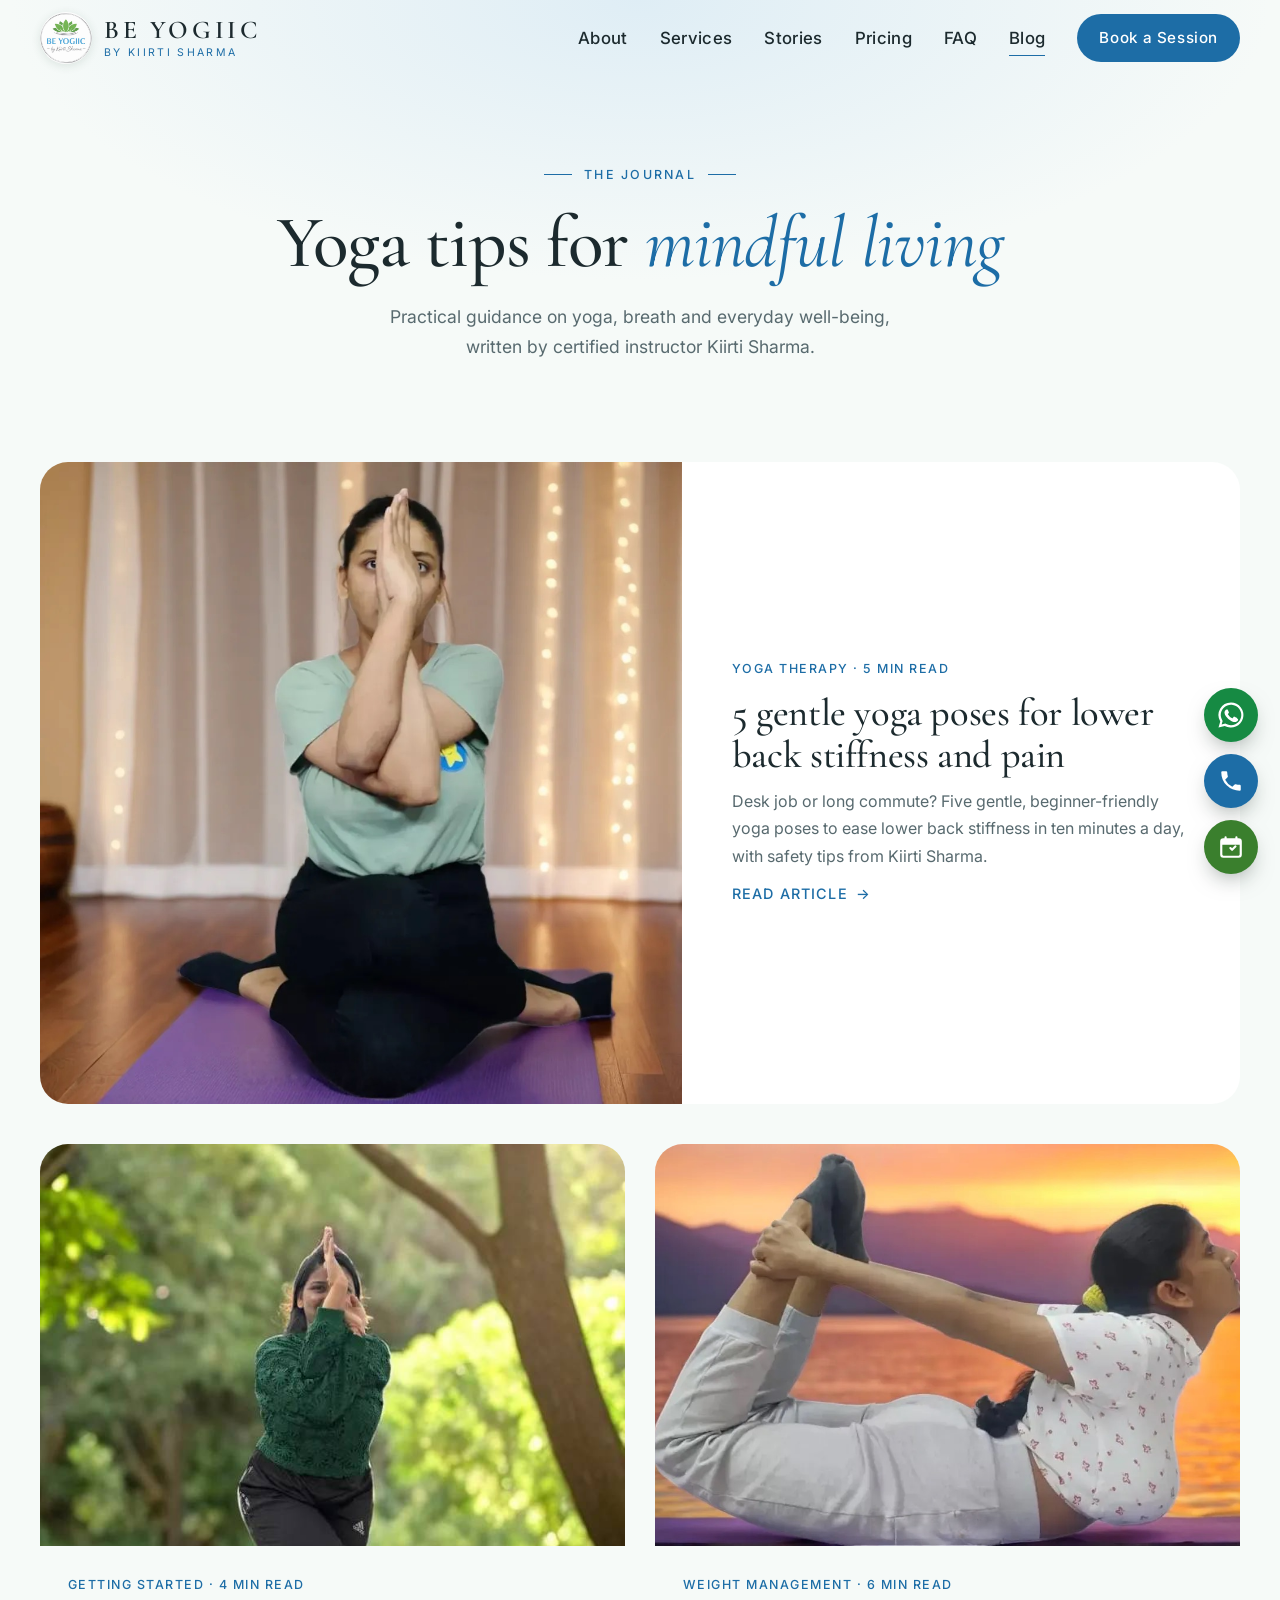
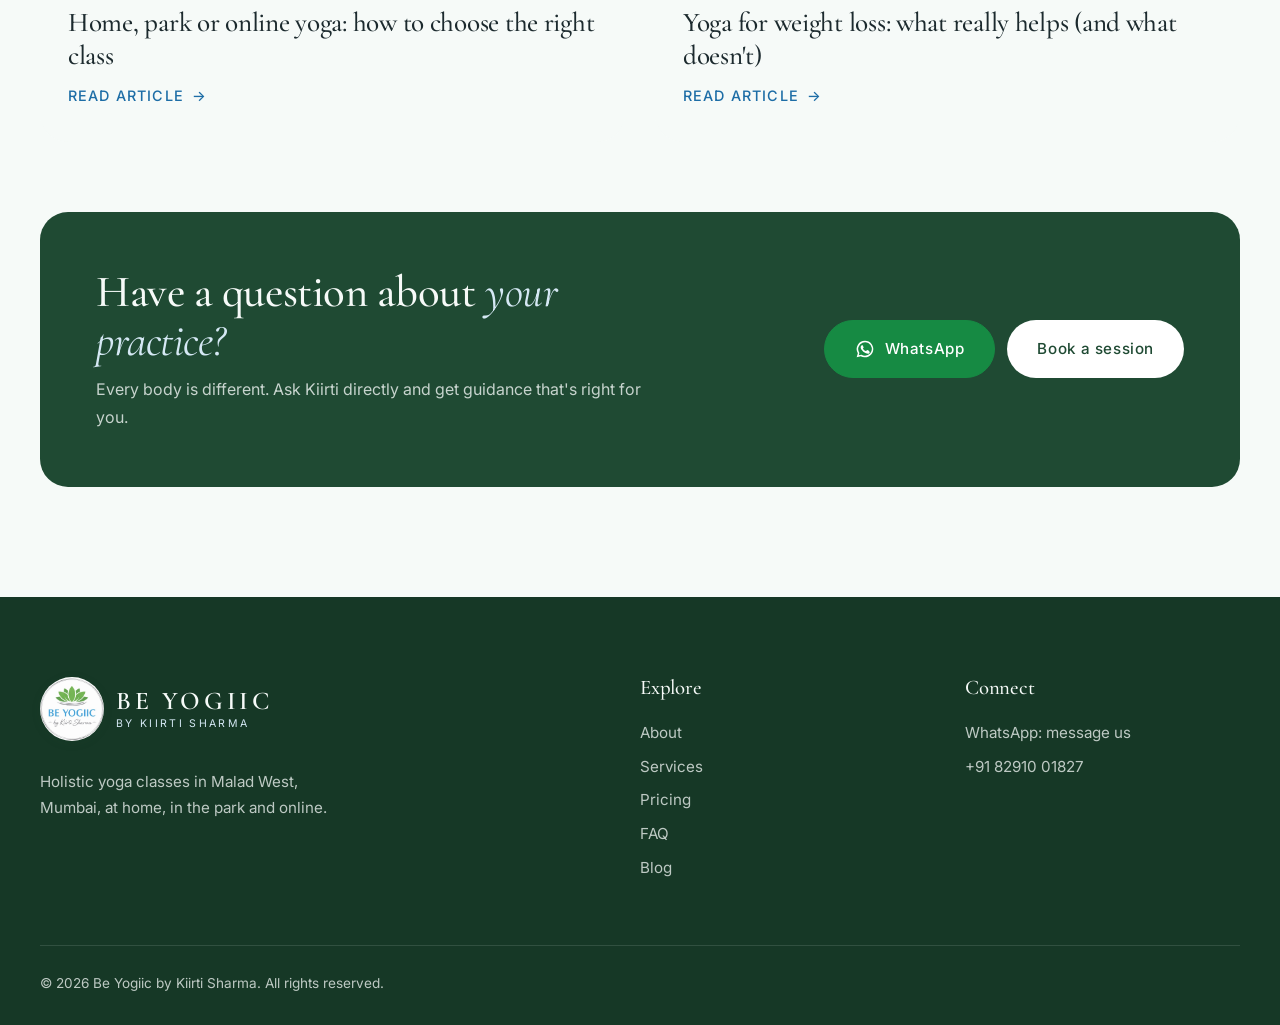
<file: blog/index.html>
<!DOCTYPE html>
<html lang="en-IN">
<head>
  <meta charset="UTF-8">
  <meta name="viewport" content="width=device-width, initial-scale=1.0">
  <title>Yoga Tips &amp; Wellness Blog by Kiirti Sharma | Be Yogiic Journal</title>
  <meta name="description" content="Yoga tips for beginners, back care, weight management and mindful living from certified instructor Kiirti Sharma of Be Yogiic, Malad West, Mumbai.">
  <meta name="robots" content="index, follow, max-image-preview:large">
  <meta name="theme-color" content="#F6FAF8">
  <link rel="canonical" href="https://www.beyogiic.in/blog/">
  <meta property="og:type" content="website">
  <meta property="og:site_name" content="Be Yogiic">
  <meta property="og:locale" content="en_IN">
  <meta property="og:url" content="https://www.beyogiic.in/blog/">
  <meta property="og:title" content="Yoga Tips &amp; Wellness Blog by Kiirti Sharma | Be Yogiic Journal">
  <meta property="og:description" content="Yoga tips for beginners, back care, weight management and mindful living from certified instructor Kiirti Sharma of Be Yogiic, Malad West, Mumbai.">
  <meta property="og:image" content="https://www.beyogiic.in/images/og-cover.jpg">
  <meta name="twitter:card" content="summary_large_image">
  <link rel="icon" type="image/png" href="../images/favicon.png">
  <link rel="apple-touch-icon" href="../images/favicon.png">
  <link rel="preconnect" href="https://fonts.googleapis.com">
  <link rel="preconnect" href="https://fonts.gstatic.com" crossorigin>
  <link href="https://fonts.googleapis.com/css2?family=Cormorant+Garamond:ital,wght@0,400;0,500;0,600;1,400;1,500&family=Inter:wght@300;400;500;600&display=swap" rel="stylesheet">
  <link rel="stylesheet" href="../css/style.css?v=202611241907">
  <script type="application/ld+json">{"@context": "https://schema.org", "@type": "Blog", "name": "Be Yogiic Journal", "url": "https://www.beyogiic.in/blog/", "inLanguage": "en-IN", "publisher": {"@id": "https://www.beyogiic.in/#business"}, "blogPost": [{"@type": "BlogPosting", "headline": "5 gentle yoga poses for lower back stiffness and pain", "url": "https://www.beyogiic.in/blog/yoga-for-lower-back-stiffness.html", "datePublished": "2026-11-24"}, {"@type": "BlogPosting", "headline": "Home, park or online yoga: how to choose the right class", "url": "https://www.beyogiic.in/blog/home-park-or-online-yoga.html", "datePublished": "2026-11-24"}, {"@type": "BlogPosting", "headline": "Yoga for weight loss: what really helps (and what doesn't)", "url": "https://www.beyogiic.in/blog/yoga-for-weight-management.html", "datePublished": "2026-11-24"}]}</script>
</head>

<body data-root="../">
  <a class="skip-link" href="#main">Skip to content</a>

  <header class="site-header" id="top">
    <div class="container header-inner">
      <a href="../index.html" class="brand" aria-label="Be Yogiic home">
        <img class="brand-logo" src="../images/logo.jpg" alt="" width="400" height="400">
        <span class="brand-text">
          <span class="brand-name">Be Yogiic</span>
          <span class="brand-sub">by Kiirti Sharma</span>
        </span>
      </a>
      <nav class="main-nav" id="main-nav" aria-label="Main">
        <a href="../index.html#about">About</a>
        <a href="../index.html#services">Services</a>
        <a href="../index.html#testimonials">Stories</a>
        <a href="../index.html#pricing">Pricing</a>
        <a href="../index.html#faq">FAQ</a>
        <a href="index.html" class="active" aria-current="page">Blog</a>
        <a href="../index.html#enquire" class="btn btn-primary nav-cta">Book a Session</a>
      </nav>
      <button class="nav-toggle" aria-label="Open menu" aria-expanded="false" aria-controls="main-nav">
        <span></span><span></span>
      </button>
    </div>
  </header>

  <main id="main">

    <section class="page-hero">
      <div class="container">
        <p class="eyebrow">The journal</p>
        <h1>Yoga tips for <em>mindful living</em></h1>
        <p>Practical guidance on yoga, breath and everyday well-being, written by certified instructor Kiirti Sharma.</p>
      </div>
    </section>

    <section class="blog-list">
      <div class="container">
        <a class="post-featured reveal" href="yoga-for-lower-back-stiffness.html">
          <div class="post-card-img"><img src="../images/private-class.jpg" alt="" width="1080" height="1080" style="object-position: center 18%"></div>
          <div class="post-card-body">
            <p class="post-card-meta">Yoga Therapy &middot; 5 min read</p>
            <h3>5 gentle yoga poses for lower back stiffness and pain</h3>
            <p class="excerpt">Desk job or long commute? Five gentle, beginner-friendly yoga poses to ease lower back stiffness in ten minutes a day, with safety tips from Kiirti Sharma.</p>
            <span class="link-arrow">Read article <span aria-hidden="true">&rarr;</span></span>
          </div>
        </a>

        <div class="blog-grid cols-2">
          <a class="post-card reveal" href="home-park-or-online-yoga.html">
            <div class="post-card-img"><img src="../images/park-yoga.jpg" alt="" width="720" height="1000" loading="lazy" style="object-position: center 30%"></div>
            <div class="post-card-body">
              <p class="post-card-meta">Getting Started &middot; 4 min read</p>
              <h3>Home, park or online yoga: how to choose the right class</h3>
              <span class="link-arrow">Read article <span aria-hidden="true">&rarr;</span></span>
            </div>
          </a>
          <a class="post-card reveal" href="yoga-for-weight-management.html">
            <div class="post-card-img"><img src="../images/weight-management.jpg" alt="" width="1080" height="686" loading="lazy"></div>
            <div class="post-card-body">
              <p class="post-card-meta">Weight Management &middot; 6 min read</p>
              <h3>Yoga for weight loss: what really helps (and what doesn&#x27;t)</h3>
              <span class="link-arrow">Read article <span aria-hidden="true">&rarr;</span></span>
            </div>
          </a>
        </div>

        <div class="blog-cta reveal">
          <div>
            <h2>Have a question about <em>your practice?</em></h2>
            <p>Every body is different. Ask Kiirti directly and get guidance that's right for you.</p>
          </div>
          <div class="blog-cta-actions">
            <a href="#" class="btn btn-whatsapp" data-wa-link><svg viewBox="0 0 24 24" aria-hidden="true"><path fill="currentColor" d="M12 2a10 10 0 0 0-8.6 15.1L2 22l5-1.3A10 10 0 1 0 12 2zm0 18.2a8.2 8.2 0 0 1-4.2-1.2l-.3-.2-3 .8.8-2.9-.2-.3A8.2 8.2 0 1 1 12 20.2zm4.5-6.1c-.2-.1-1.5-.7-1.7-.8-.2-.1-.4-.1-.6.1l-.8 1c-.1.2-.3.2-.5.1a6.7 6.7 0 0 1-3.3-2.9c-.3-.4.2-.4.7-1.4.1-.2 0-.3 0-.4l-.8-1.8c-.2-.5-.4-.4-.6-.4h-.5a1 1 0 0 0-.7.3 3 3 0 0 0-.9 2.2 5.2 5.2 0 0 0 1.1 2.8 11.9 11.9 0 0 0 4.6 4c1.7.7 2.4.8 3.2.7.5-.1 1.5-.6 1.8-1.2.2-.6.2-1.1.1-1.2l-.5-.3z"/></svg> WhatsApp</a>
            <a href="../index.html#enquire" class="btn btn-light">Book a session</a>
          </div>
        </div>
      </div>
    </section>
  </main>

  <footer class="site-footer">
    <div class="container footer-grid">
      <div>
        <a href="../index.html" class="brand brand-light" aria-label="Be Yogiic home">
          <img class="brand-logo" src="../images/logo.jpg" alt="" width="400" height="400">
          <span class="brand-text"><span class="brand-name">Be Yogiic</span><span class="brand-sub">by Kiirti Sharma</span></span>
        </a>
        <p class="footer-tag">Holistic yoga classes in Malad West, Mumbai, at home, in the park and online.</p>
      </div>
      <div>
        <h3 class="footer-h">Explore</h3>
        <a href="../index.html#about">About</a>
        <a href="../index.html#services">Services</a>
        <a href="../index.html#pricing">Pricing</a>
        <a href="../index.html#faq">FAQ</a>
        <a href="index.html">Blog</a>
      </div>
      <div>
        <h3 class="footer-h">Connect</h3>
        <a href="#" data-wa-link>WhatsApp: message us</a>
        <a href="#" data-phone-link><span data-phone-text>+91 XXXXX XXXXX</span></a>
        <a href="#" data-insta-link target="_blank" rel="noopener">Instagram</a>
      </div>
    </div>
    <div class="container footer-bottom">
      <p>&copy; <span class="js-year"></span> Be Yogiic by Kiirti Sharma. All rights reserved.</p>
    </div>
  </footer>

  <!-- Sticky quick actions (right side) -->
  <div class="quick-actions" aria-label="Contact Kiirti">
    <a href="#" class="qa qa-wa" data-wa-link aria-label="Chat on WhatsApp"><svg viewBox="0 0 24 24" aria-hidden="true"><path fill="currentColor" d="M12 2a10 10 0 0 0-8.6 15.1L2 22l5-1.3A10 10 0 1 0 12 2zm0 18.2a8.2 8.2 0 0 1-4.2-1.2l-.3-.2-3 .8.8-2.9-.2-.3A8.2 8.2 0 1 1 12 20.2zm4.5-6.1c-.2-.1-1.5-.7-1.7-.8-.2-.1-.4-.1-.6.1l-.8 1c-.1.2-.3.2-.5.1a6.7 6.7 0 0 1-3.3-2.9c-.3-.4.2-.4.7-1.4.1-.2 0-.3 0-.4l-.8-1.8c-.2-.5-.4-.4-.6-.4h-.5a1 1 0 0 0-.7.3 3 3 0 0 0-.9 2.2 5.2 5.2 0 0 0 1.1 2.8 11.9 11.9 0 0 0 4.6 4c1.7.7 2.4.8 3.2.7.5-.1 1.5-.6 1.8-1.2.2-.6.2-1.1.1-1.2l-.5-.3z"/></svg><span class="qa-label">WhatsApp</span></a>
    <a href="#" class="qa qa-call" data-phone-link aria-label="Call Kiirti"><svg viewBox="0 0 24 24" aria-hidden="true"><path fill="currentColor" d="M6.6 10.8a15.1 15.1 0 0 0 6.6 6.6l2.2-2.2a1 1 0 0 1 1-.25 11.4 11.4 0 0 0 3.6.57 1 1 0 0 1 1 1V20a1 1 0 0 1-1 1A17 17 0 0 1 3 4a1 1 0 0 1 1-1h3.5a1 1 0 0 1 1 1c0 1.25.2 2.45.57 3.57a1 1 0 0 1-.25 1z"/></svg><span class="qa-label">Call</span></a>
    <a href="../index.html#enquire" class="qa qa-book" aria-label="Book a session"><svg viewBox="0 0 24 24" aria-hidden="true"><path fill="currentColor" d="M7 2a1 1 0 0 1 1 1v1h8V3a1 1 0 1 1 2 0v1h1a3 3 0 0 1 3 3v12a3 3 0 0 1-3 3H5a3 3 0 0 1-3-3V7a3 3 0 0 1 3-3h1V3a1 1 0 0 1 1-1zm13 8H4v9a1 1 0 0 0 1 1h14a1 1 0 0 0 1-1v-9zm-9.3 2.3a1 1 0 0 1 1.4 0l.9.9 2.3-2.3a1 1 0 1 1 1.4 1.4l-3 3a1 1 0 0 1-1.4 0l-1.6-1.6a1 1 0 0 1 0-1.4z"/></svg><span class="qa-label">Book</span></a>
  </div>

  <script src="../js/main.js?v=202611241907"></script>
</body>
</html>
</file>
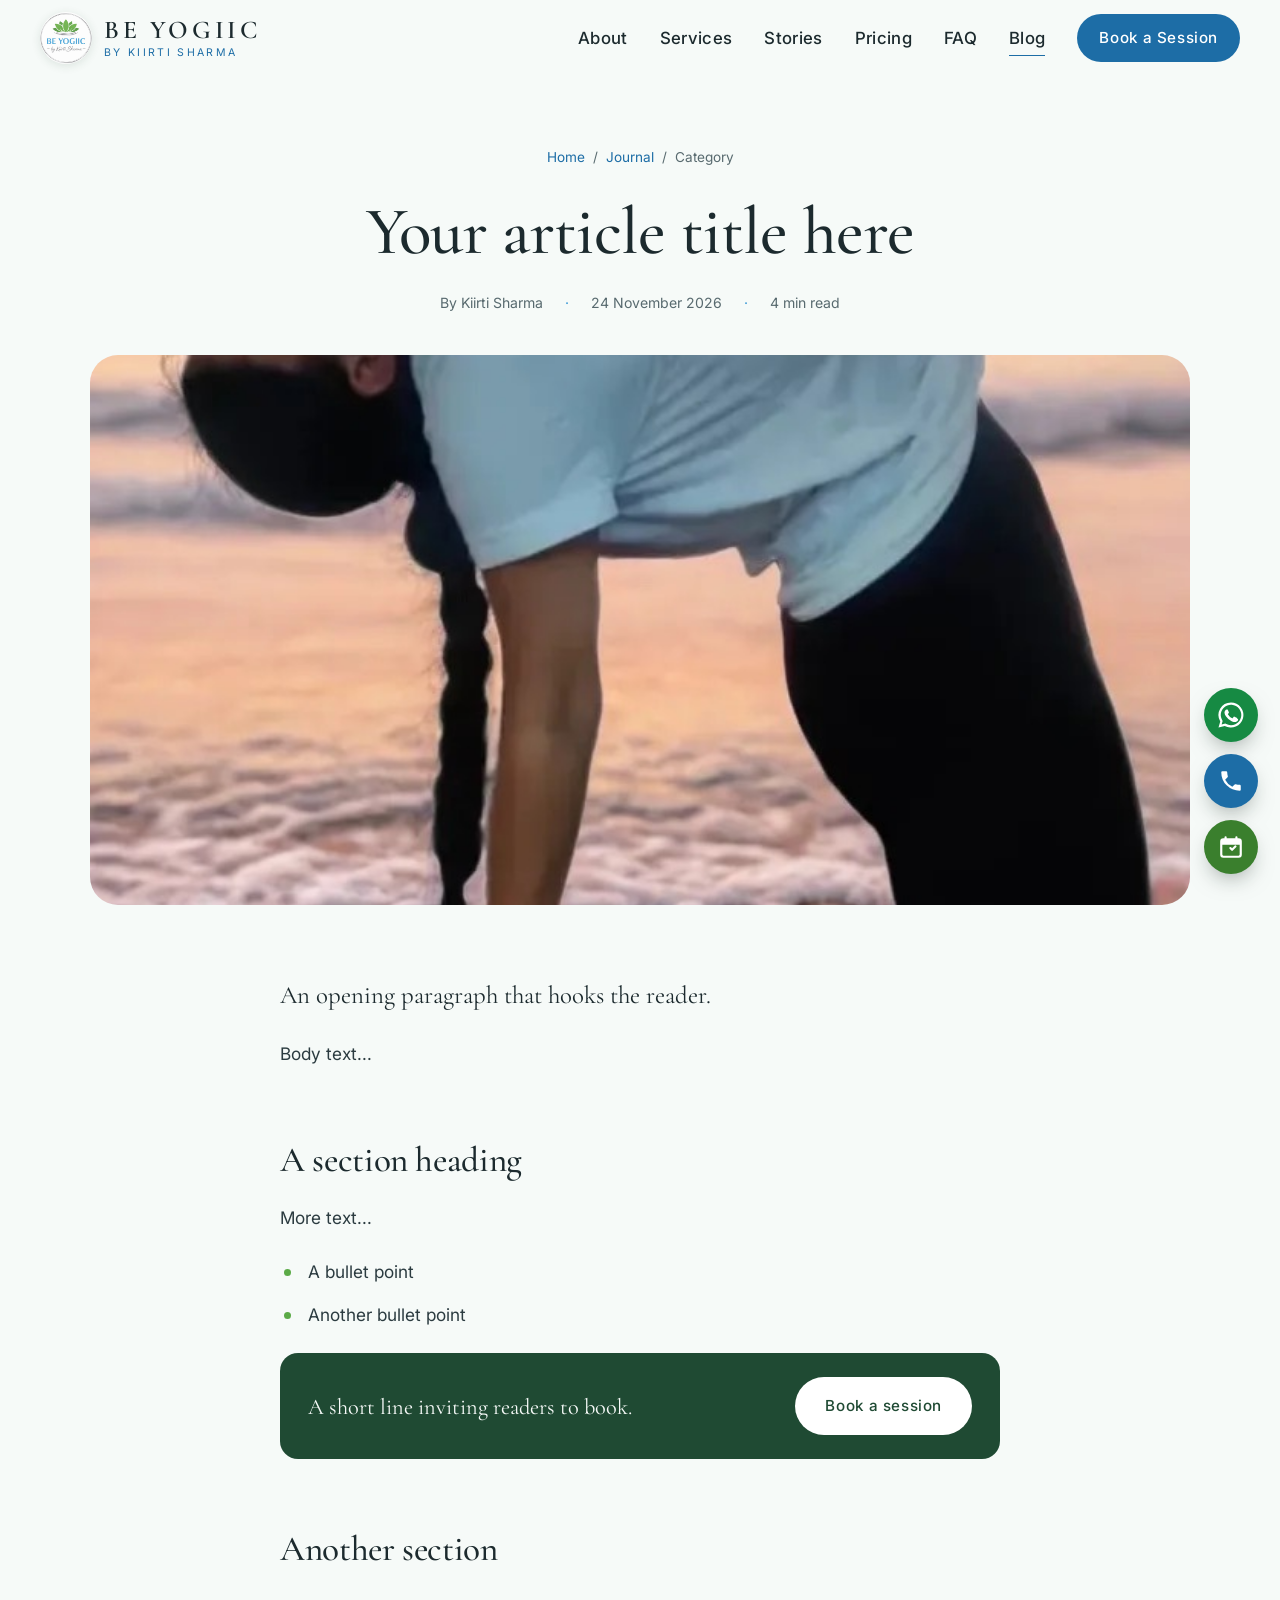
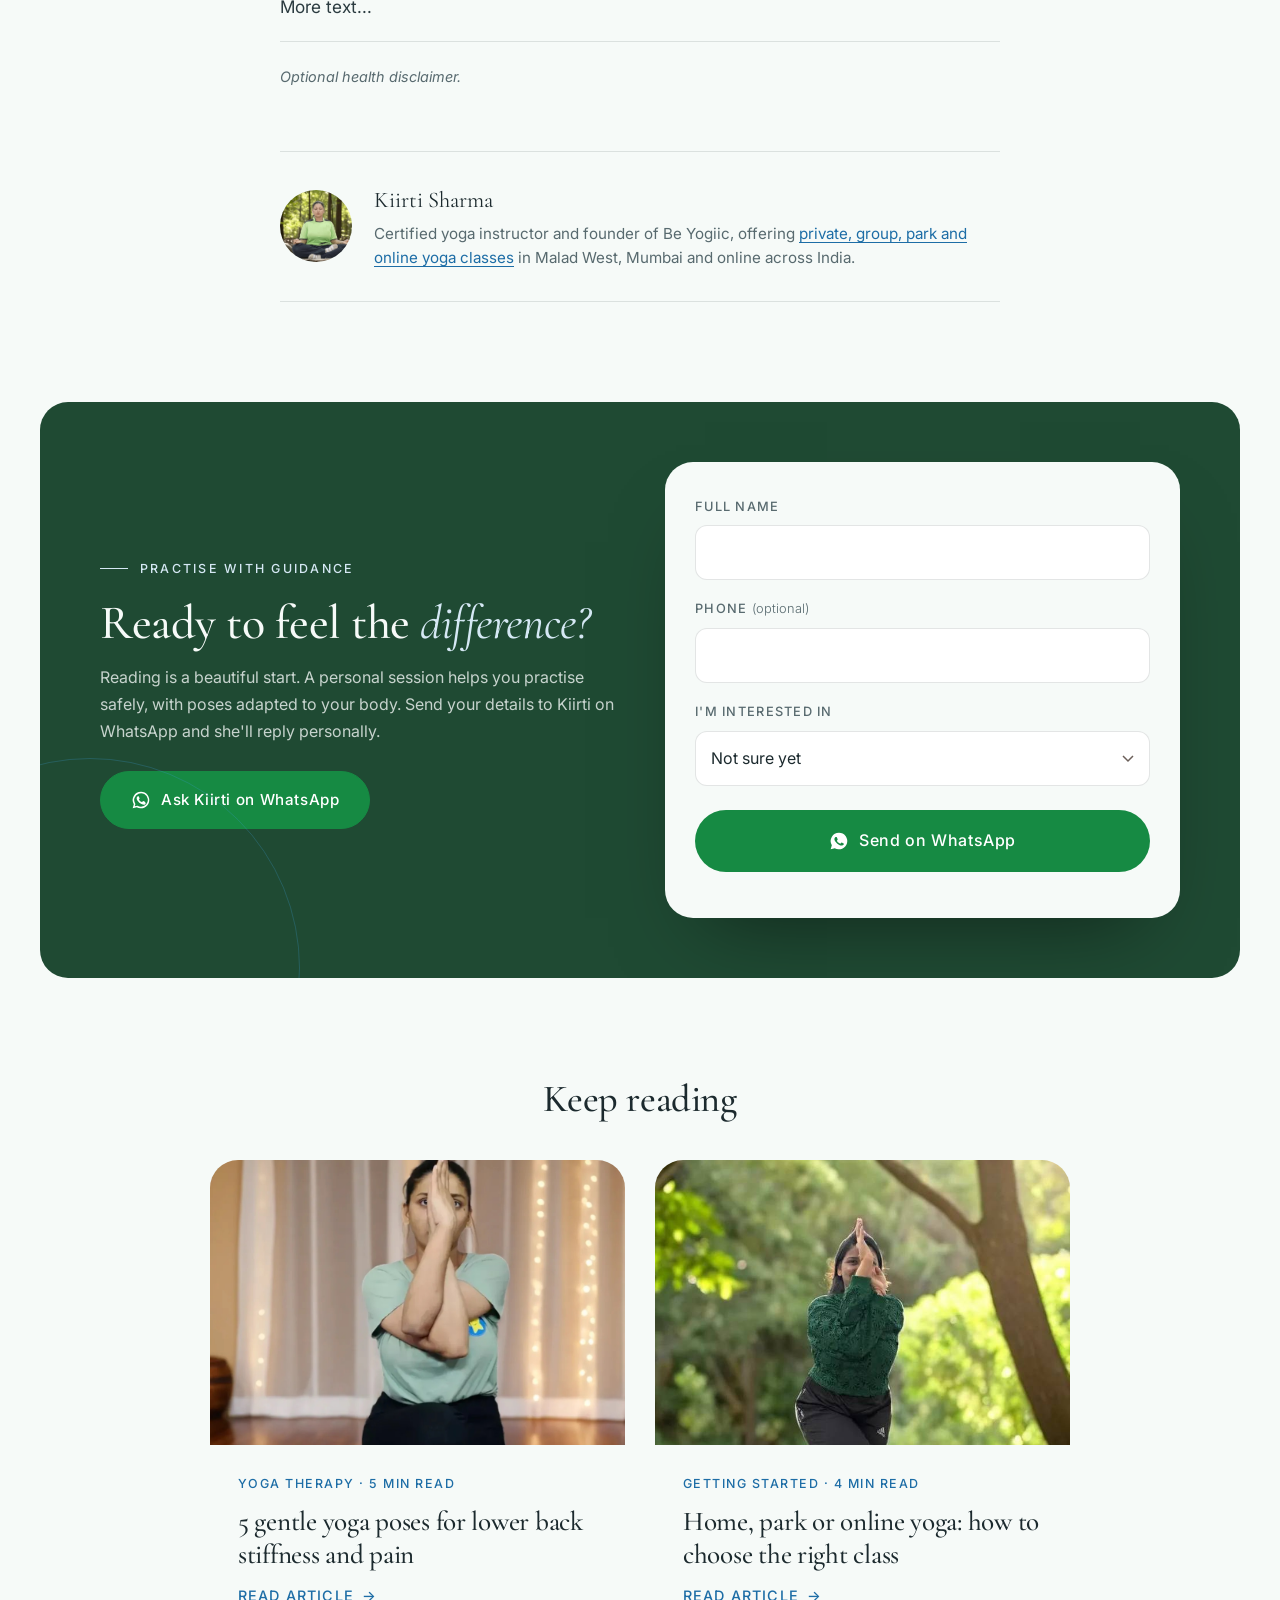
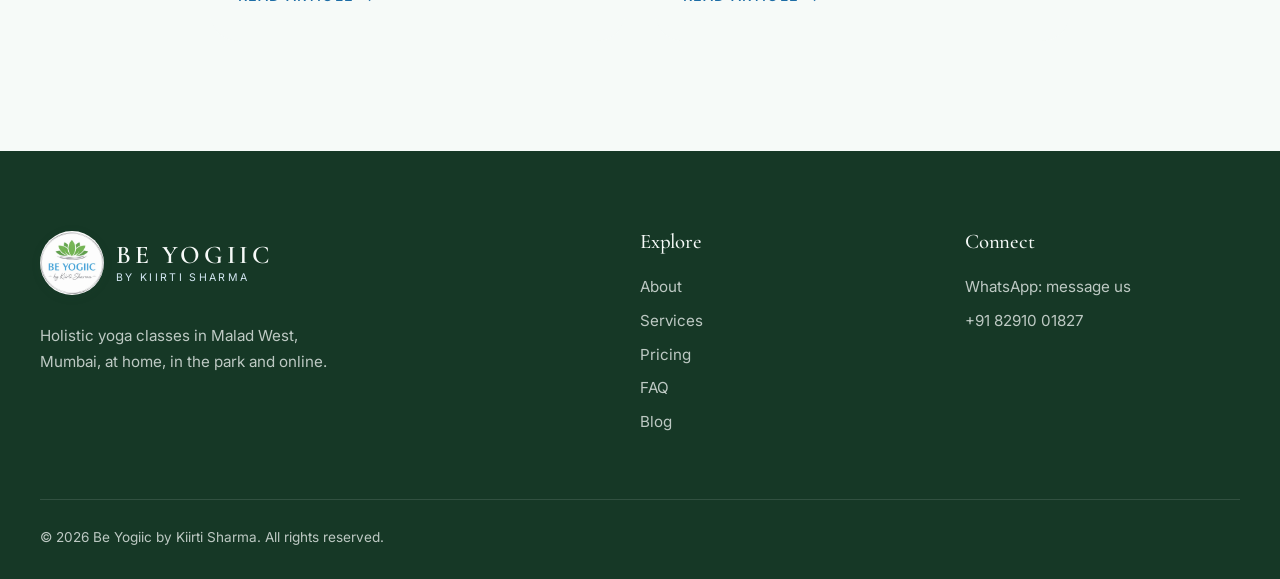
<file: blog/_template.html>
<!DOCTYPE html>
<html lang="en-IN">
<head>
  <meta charset="UTF-8">
  <meta name="viewport" content="width=device-width, initial-scale=1.0">
  <title>Search-friendly title, about 60 characters | Be Yogiic</title>
  <meta name="description" content="One or two sentences that describe the article for Google (about 150 characters).">
  <meta name="robots" content="noindex, nofollow">
  <!-- TEMPLATE: change the line above to "index, follow, max-image-preview:large" in your copy -->
  <meta name="theme-color" content="#F6FAF8">
  <link rel="canonical" href="https://www.beyogiic.in/blog/TEMPLATE.html">
  <meta property="og:type" content="article">
  <meta property="og:site_name" content="Be Yogiic">
  <meta property="og:locale" content="en_IN">
  <meta property="og:url" content="https://www.beyogiic.in/blog/TEMPLATE.html">
  <meta property="og:title" content="Search-friendly title, about 60 characters | Be Yogiic">
  <meta property="og:description" content="One or two sentences that describe the article for Google (about 150 characters).">
  <meta property="og:image" content="https://www.beyogiic.in/images/hero-sunset.jpg">
  <meta name="twitter:card" content="summary_large_image">
  <link rel="icon" type="image/png" href="../images/favicon.png">
  <link rel="apple-touch-icon" href="../images/favicon.png">
  <link rel="preconnect" href="https://fonts.googleapis.com">
  <link rel="preconnect" href="https://fonts.gstatic.com" crossorigin>
  <link href="https://fonts.googleapis.com/css2?family=Cormorant+Garamond:ital,wght@0,400;0,500;0,600;1,400;1,500&family=Inter:wght@300;400;500;600&display=swap" rel="stylesheet">
  <link rel="stylesheet" href="../css/style.css?v=202611241907">
  <script type="application/ld+json">{"@context": "https://schema.org", "@graph": [{"@type": "BlogPosting", "headline": "Your article title here", "description": "One or two sentences that describe the article for Google (about 150 characters).", "image": "https://www.beyogiic.in/images/hero-sunset.jpg", "datePublished": "2026-11-24", "dateModified": "2026-11-24", "mainEntityOfPage": "https://www.beyogiic.in/blog/TEMPLATE.html", "inLanguage": "en-IN", "articleSection": "Category", "keywords": "main keyword, second keyword", "author": {"@type": "Person", "name": "Kiirti Sharma", "jobTitle": "Certified Yoga Instructor", "url": "https://www.beyogiic.in/#about"}, "publisher": {"@id": "https://www.beyogiic.in/#business"}}, {"@type": "BreadcrumbList", "itemListElement": [{"@type": "ListItem", "position": 1, "name": "Home", "item": "https://www.beyogiic.in/"}, {"@type": "ListItem", "position": 2, "name": "Journal", "item": "https://www.beyogiic.in/blog/"}, {"@type": "ListItem", "position": 3, "name": "Your article title here", "item": "https://www.beyogiic.in/blog/TEMPLATE.html"}]}]}</script>
</head>

<body data-root="../">
  <a class="skip-link" href="#main">Skip to content</a>

  <header class="site-header" id="top">
    <div class="container header-inner">
      <a href="../index.html" class="brand" aria-label="Be Yogiic home">
        <img class="brand-logo" src="../images/logo.jpg" alt="" width="400" height="400">
        <span class="brand-text">
          <span class="brand-name">Be Yogiic</span>
          <span class="brand-sub">by Kiirti Sharma</span>
        </span>
      </a>
      <nav class="main-nav" id="main-nav" aria-label="Main">
        <a href="../index.html#about">About</a>
        <a href="../index.html#services">Services</a>
        <a href="../index.html#testimonials">Stories</a>
        <a href="../index.html#pricing">Pricing</a>
        <a href="../index.html#faq">FAQ</a>
        <a href="index.html" class="active" aria-current="page">Blog</a>
        <a href="../index.html#enquire" class="btn btn-primary nav-cta">Book a Session</a>
      </nav>
      <button class="nav-toggle" aria-label="Open menu" aria-expanded="false" aria-controls="main-nav">
        <span></span><span></span>
      </button>
    </div>
  </header>

  <main id="main">

    <article>
      <header class="article-header container">
        <nav class="breadcrumb" aria-label="Breadcrumb"><a href="../index.html">Home</a> &nbsp;/&nbsp; <a href="index.html">Journal</a> &nbsp;/&nbsp; <span aria-current="page">Category</span></nav>
        <h1>Your article title here</h1>
        <p class="article-meta"><span>By Kiirti Sharma</span><span><time datetime="2026-11-24">24 November 2026</time></span><span>4 min read</span></p>
      </header>
      <figure class="article-cover"><img src="../images/hero-sunset.jpg" alt="Describe the cover image" width="720" height="900" fetchpriority="high"></figure>

      <div class="article-body">
        <!-- HOW TO USE: copy this file, rename it (e.g. yoga-for-better-sleep.html), replace the
             title, description, date, image and the text below. Then add a card for it on
             blog/index.html and (optionally) on the home page "journal" section. -->
        <p class="intro">An opening paragraph that hooks the reader.</p>
        <p>Body text...</p>
        <h2>A section heading</h2>
        <p>More text...</p>
        <ul>
          <li>A bullet point</li>
          <li>Another bullet point</li>
        </ul>
        <div class="inline-cta">
          <p>A short line inviting readers to book.</p>
          <a href="#book" class="btn btn-light" data-service="Not sure yet">Book a session</a>
        </div>
        <h2>Another section</h2>
        <p>More text...</p>
        <p class="disclaimer">Optional health disclaimer.</p>
      </div>

    <aside class="author-box">
      <div class="author-avatar"><img src="../images/meditation-forest.jpg" alt="" width="72" height="72"></div>
      <div>
        <p class="author-name">Kiirti Sharma</p>
        <p>Certified yoga instructor and founder of Be Yogiic, offering <a href="../index.html#services">private, group, park and online yoga classes</a> in Malad West, Mumbai and online across India.</p>
      </div>
    </aside>

    </article>

    <section class="post-cta" id="book">
      <div class="container">
        <div class="post-cta-box">
          <div>
            <p class="eyebrow light">Practise with guidance</p>
            <h2>Ready to feel the <em>difference?</em></h2>
            <p>Reading is a beautiful start. A personal session helps you practise safely, with poses adapted to your body. Send your details to Kiirti on WhatsApp and she'll reply personally.</p>
            <a href="#" class="btn btn-whatsapp wa-inline" data-wa-link data-wa-topic="Your article title here"><svg viewBox="0 0 24 24" aria-hidden="true"><path fill="currentColor" d="M12 2a10 10 0 0 0-8.6 15.1L2 22l5-1.3A10 10 0 1 0 12 2zm0 18.2a8.2 8.2 0 0 1-4.2-1.2l-.3-.2-3 .8.8-2.9-.2-.3A8.2 8.2 0 1 1 12 20.2zm4.5-6.1c-.2-.1-1.5-.7-1.7-.8-.2-.1-.4-.1-.6.1l-.8 1c-.1.2-.3.2-.5.1a6.7 6.7 0 0 1-3.3-2.9c-.3-.4.2-.4.7-1.4.1-.2 0-.3 0-.4l-.8-1.8c-.2-.5-.4-.4-.6-.4h-.5a1 1 0 0 0-.7.3 3 3 0 0 0-.9 2.2 5.2 5.2 0 0 0 1.1 2.8 11.9 11.9 0 0 0 4.6 4c1.7.7 2.4.8 3.2.7.5-.1 1.5-.6 1.8-1.2.2-.6.2-1.1.1-1.2l-.5-.3z"/></svg> Ask Kiirti on WhatsApp</a>
          </div>
          <form class="lead-form" novalidate>
            <div class="field">
              <label for="pc-name">Full name</label>
              <input id="pc-name" name="name" type="text" autocomplete="name" required>
            </div>
            <div class="field">
              <label for="pc-phone">Phone <span class="opt">(optional)</span></label>
              <input id="pc-phone" name="phone" type="tel" autocomplete="tel" inputmode="tel">
            </div>
            <div class="field">
              <label for="pc-service">I'm interested in</label>
              <select id="pc-service" name="service" required>
                <option>Private Classes</option>
                <option>Park Yoga</option>
                <option>Yoga Diagnosis &amp; Treatment</option>
                <option>Weight Management</option>
                <option>Group Classes</option>
                <option>Online Classes</option>
                <option selected>Not sure yet</option>
              </select>
            </div>
            <input type="checkbox" name="botcheck" class="hp" tabindex="-1" autocomplete="off" aria-hidden="true">
            <button type="submit" class="btn btn-primary btn-block btn-wa"><svg viewBox="0 0 24 24"><path fill="currentColor" d="M12 2a10 10 0 0 0-8.6 15.1L2 22l5-1.3A10 10 0 1 0 12 2zm5.3 14.1c-.2.6-1.3 1.2-1.8 1.3-.5.1-1 .1-1.7-.1a15 15 0 0 1-1.5-.6 12 12 0 0 1-4.7-4.1 5.2 5.2 0 0 1-1.1-2.8c0-1.3.7-2 1-2.3.3-.3.6-.3.8-.3h.6c.2 0 .4 0 .6.5l.9 2.1c.1.2.1.4 0 .5l-.3.5-.4.5c-.1.1-.3.3-.1.6.2.3.7 1.2 1.6 1.9 1 .9 1.9 1.2 2.2 1.3.3.1.4.1.6-.1l.8-1c.2-.3.4-.2.6-.1l2 1c.3.1.5.2.5.3.1.1.1.7-.1 1.3z"/></svg><span>Send on WhatsApp</span></button>
            <p class="form-status" role="status" aria-live="polite"></p>
          </form>
        </div>
      </div>
    </section>

    <section class="related">
      <div class="container">
        <h2>Keep reading</h2>
        <div class="blog-grid">
          <a class="post-card reveal" href="yoga-for-lower-back-stiffness.html">
            <div class="post-card-img"><img src="../images/private-class.jpg" alt="" width="1080" height="1080" loading="lazy" style="object-position: center 18%"></div>
            <div class="post-card-body">
              <p class="post-card-meta">Yoga Therapy &middot; 5 min read</p>
              <h3>5 gentle yoga poses for lower back stiffness and pain</h3>
              <span class="link-arrow">Read article <span aria-hidden="true">&rarr;</span></span>
            </div>
          </a>
          <a class="post-card reveal" href="home-park-or-online-yoga.html">
            <div class="post-card-img"><img src="../images/park-yoga.jpg" alt="" width="720" height="1000" loading="lazy" style="object-position: center 30%"></div>
            <div class="post-card-body">
              <p class="post-card-meta">Getting Started &middot; 4 min read</p>
              <h3>Home, park or online yoga: how to choose the right class</h3>
              <span class="link-arrow">Read article <span aria-hidden="true">&rarr;</span></span>
            </div>
          </a>
        </div>
      </div>
    </section>
  </main>

  <footer class="site-footer">
    <div class="container footer-grid">
      <div>
        <a href="../index.html" class="brand brand-light" aria-label="Be Yogiic home">
          <img class="brand-logo" src="../images/logo.jpg" alt="" width="400" height="400">
          <span class="brand-text"><span class="brand-name">Be Yogiic</span><span class="brand-sub">by Kiirti Sharma</span></span>
        </a>
        <p class="footer-tag">Holistic yoga classes in Malad West, Mumbai, at home, in the park and online.</p>
      </div>
      <div>
        <h3 class="footer-h">Explore</h3>
        <a href="../index.html#about">About</a>
        <a href="../index.html#services">Services</a>
        <a href="../index.html#pricing">Pricing</a>
        <a href="../index.html#faq">FAQ</a>
        <a href="index.html">Blog</a>
      </div>
      <div>
        <h3 class="footer-h">Connect</h3>
        <a href="#" data-wa-link>WhatsApp: message us</a>
        <a href="#" data-phone-link><span data-phone-text>+91 XXXXX XXXXX</span></a>
        <a href="#" data-insta-link target="_blank" rel="noopener">Instagram</a>
      </div>
    </div>
    <div class="container footer-bottom">
      <p>&copy; <span class="js-year"></span> Be Yogiic by Kiirti Sharma. All rights reserved.</p>
    </div>
  </footer>

  <!-- Sticky quick actions (right side) -->
  <div class="quick-actions" aria-label="Contact Kiirti">
    <a href="#" class="qa qa-wa" data-wa-link aria-label="Chat on WhatsApp"><svg viewBox="0 0 24 24" aria-hidden="true"><path fill="currentColor" d="M12 2a10 10 0 0 0-8.6 15.1L2 22l5-1.3A10 10 0 1 0 12 2zm0 18.2a8.2 8.2 0 0 1-4.2-1.2l-.3-.2-3 .8.8-2.9-.2-.3A8.2 8.2 0 1 1 12 20.2zm4.5-6.1c-.2-.1-1.5-.7-1.7-.8-.2-.1-.4-.1-.6.1l-.8 1c-.1.2-.3.2-.5.1a6.7 6.7 0 0 1-3.3-2.9c-.3-.4.2-.4.7-1.4.1-.2 0-.3 0-.4l-.8-1.8c-.2-.5-.4-.4-.6-.4h-.5a1 1 0 0 0-.7.3 3 3 0 0 0-.9 2.2 5.2 5.2 0 0 0 1.1 2.8 11.9 11.9 0 0 0 4.6 4c1.7.7 2.4.8 3.2.7.5-.1 1.5-.6 1.8-1.2.2-.6.2-1.1.1-1.2l-.5-.3z"/></svg><span class="qa-label">WhatsApp</span></a>
    <a href="#" class="qa qa-call" data-phone-link aria-label="Call Kiirti"><svg viewBox="0 0 24 24" aria-hidden="true"><path fill="currentColor" d="M6.6 10.8a15.1 15.1 0 0 0 6.6 6.6l2.2-2.2a1 1 0 0 1 1-.25 11.4 11.4 0 0 0 3.6.57 1 1 0 0 1 1 1V20a1 1 0 0 1-1 1A17 17 0 0 1 3 4a1 1 0 0 1 1-1h3.5a1 1 0 0 1 1 1c0 1.25.2 2.45.57 3.57a1 1 0 0 1-.25 1z"/></svg><span class="qa-label">Call</span></a>
    <a href="../index.html#enquire" class="qa qa-book" aria-label="Book a session"><svg viewBox="0 0 24 24" aria-hidden="true"><path fill="currentColor" d="M7 2a1 1 0 0 1 1 1v1h8V3a1 1 0 1 1 2 0v1h1a3 3 0 0 1 3 3v12a3 3 0 0 1-3 3H5a3 3 0 0 1-3-3V7a3 3 0 0 1 3-3h1V3a1 1 0 0 1 1-1zm13 8H4v9a1 1 0 0 0 1 1h14a1 1 0 0 0 1-1v-9zm-9.3 2.3a1 1 0 0 1 1.4 0l.9.9 2.3-2.3a1 1 0 1 1 1.4 1.4l-3 3a1 1 0 0 1-1.4 0l-1.6-1.6a1 1 0 0 1 0-1.4z"/></svg><span class="qa-label">Book</span></a>
  </div>

  <script src="../js/main.js?v=202611241907"></script>
</body>
</html>
</file>
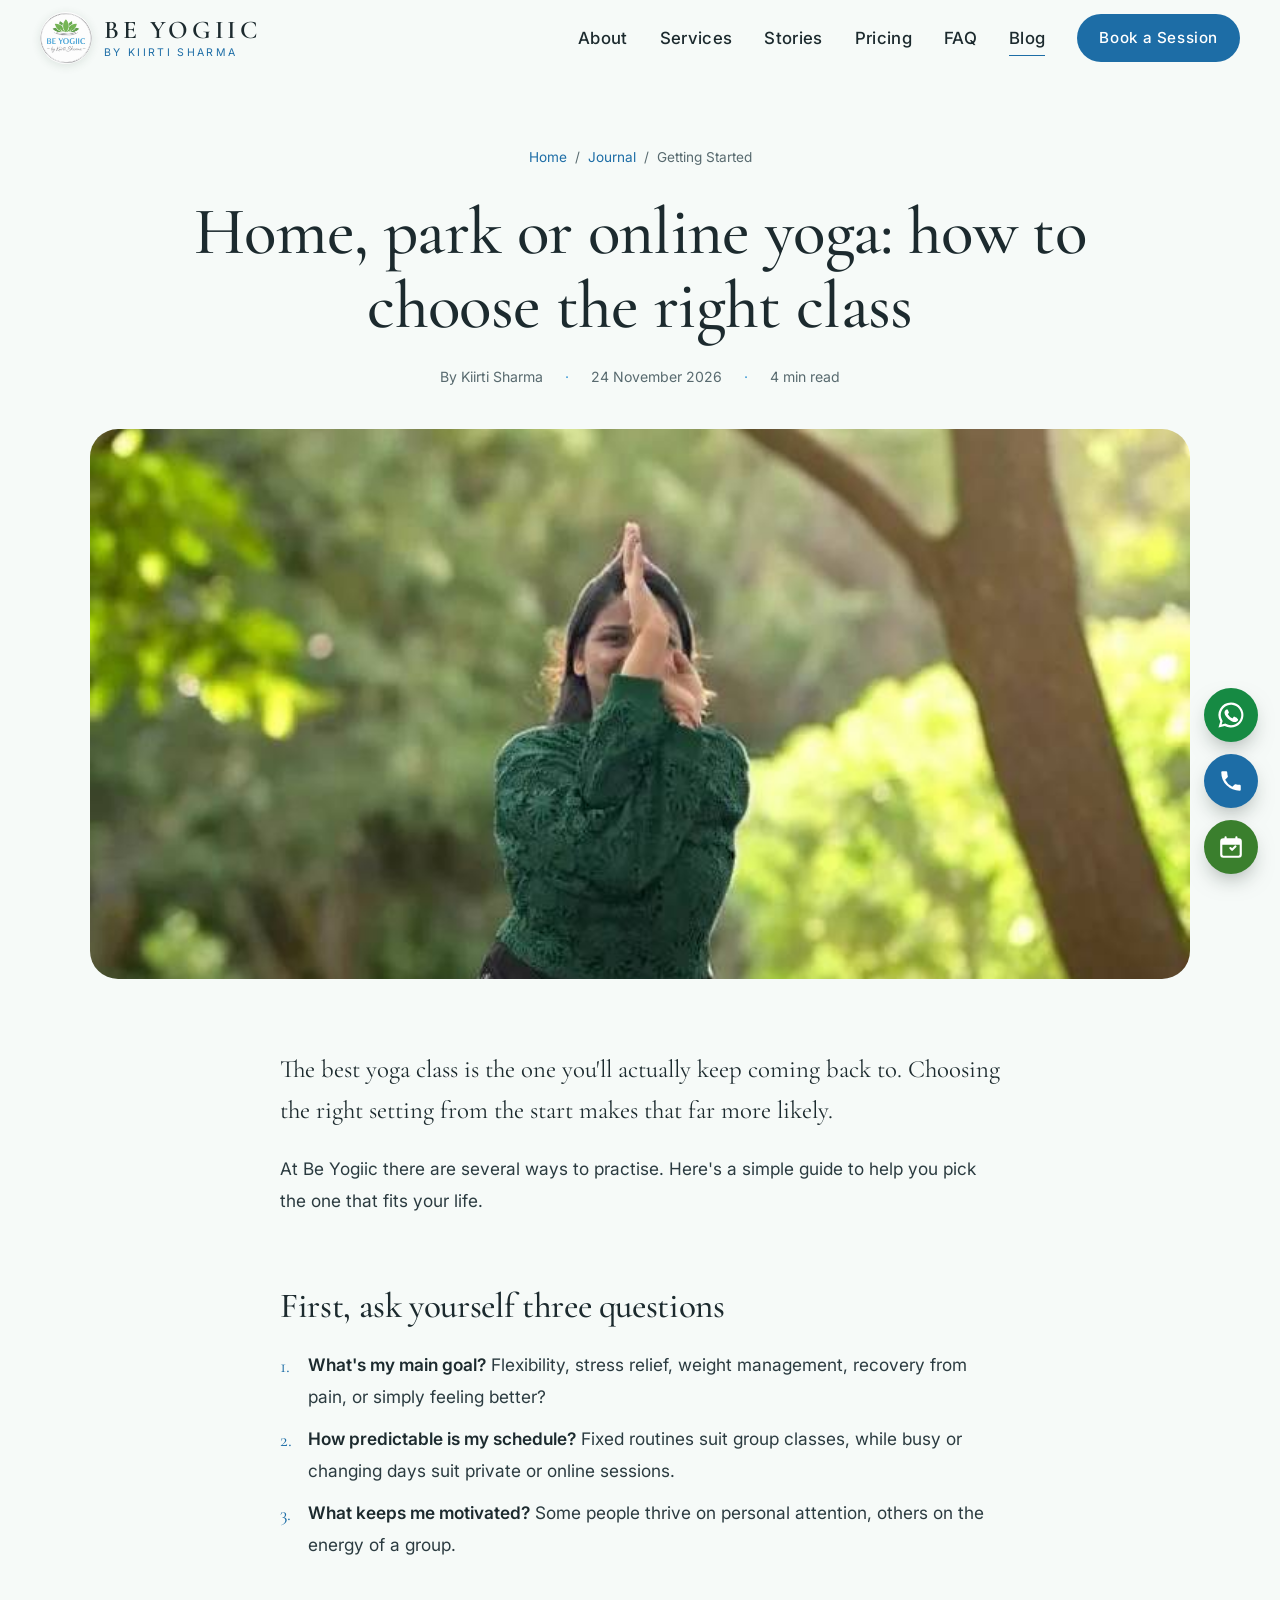
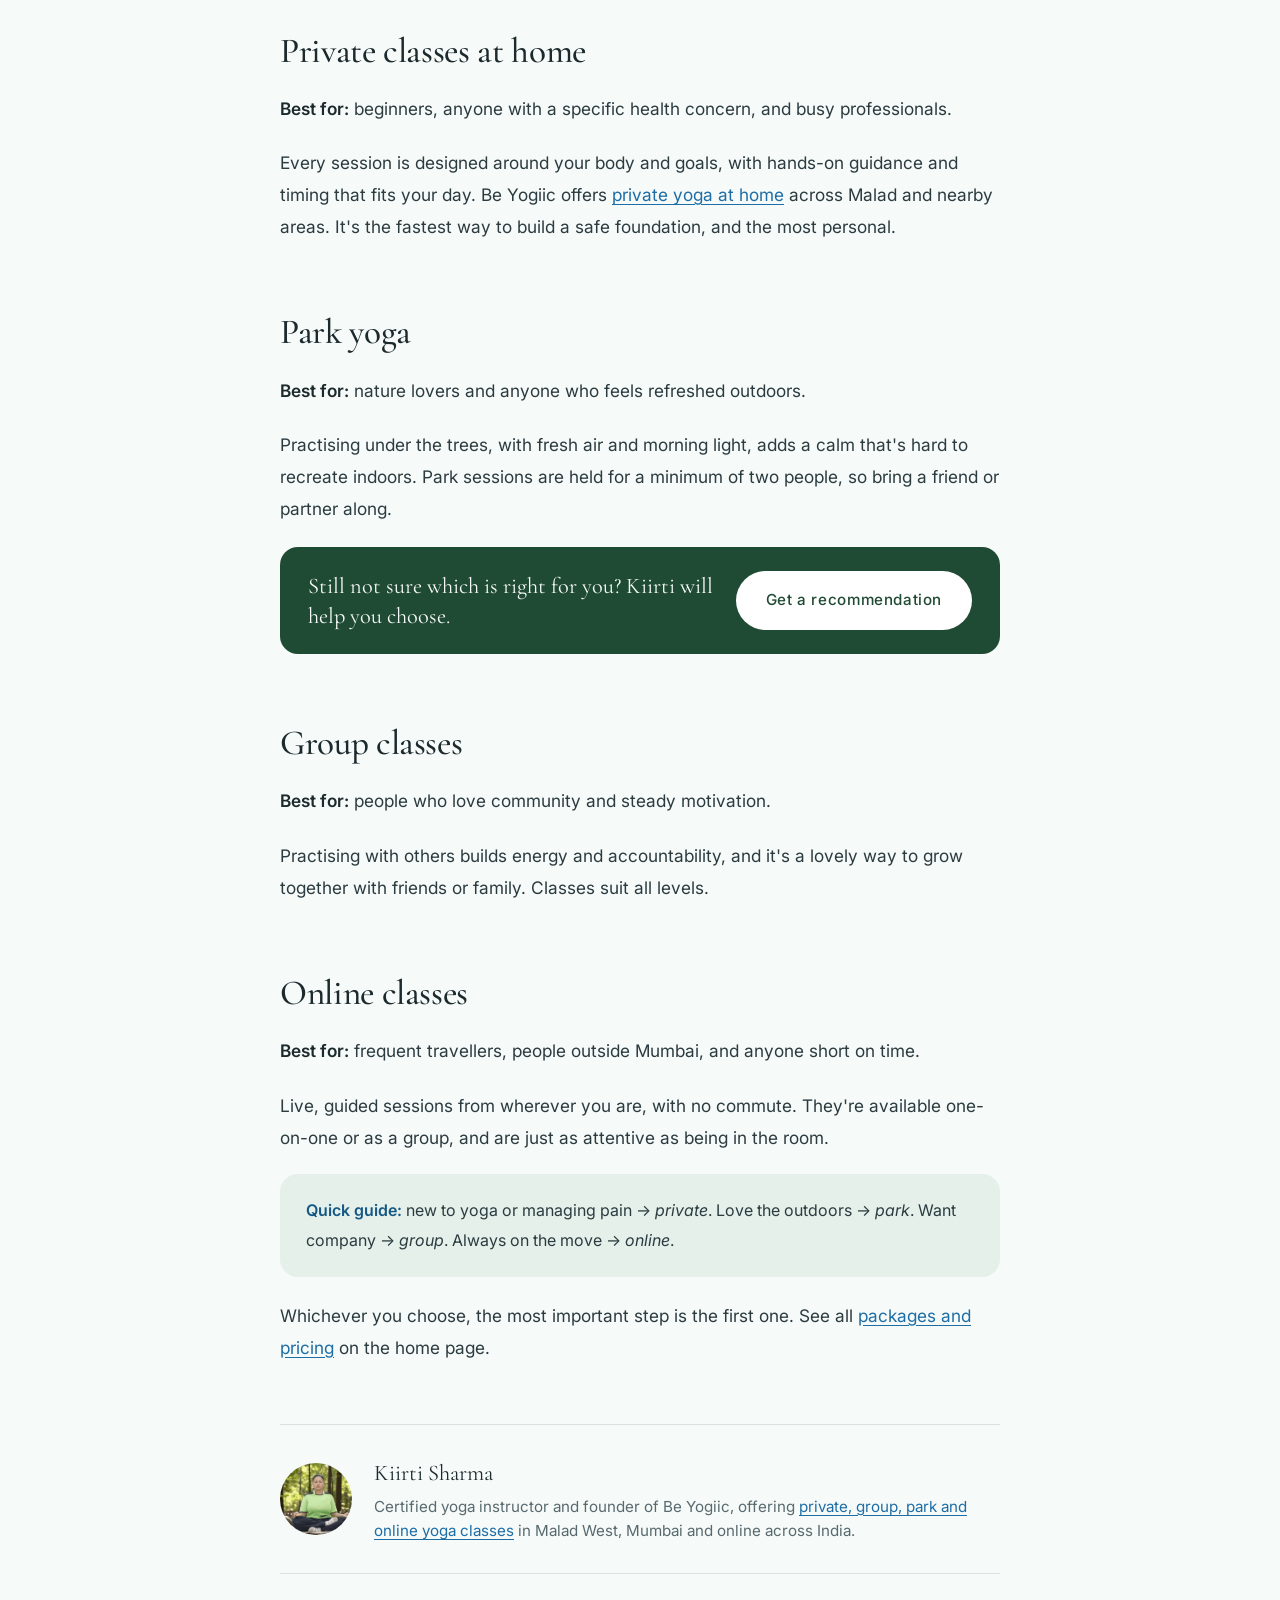
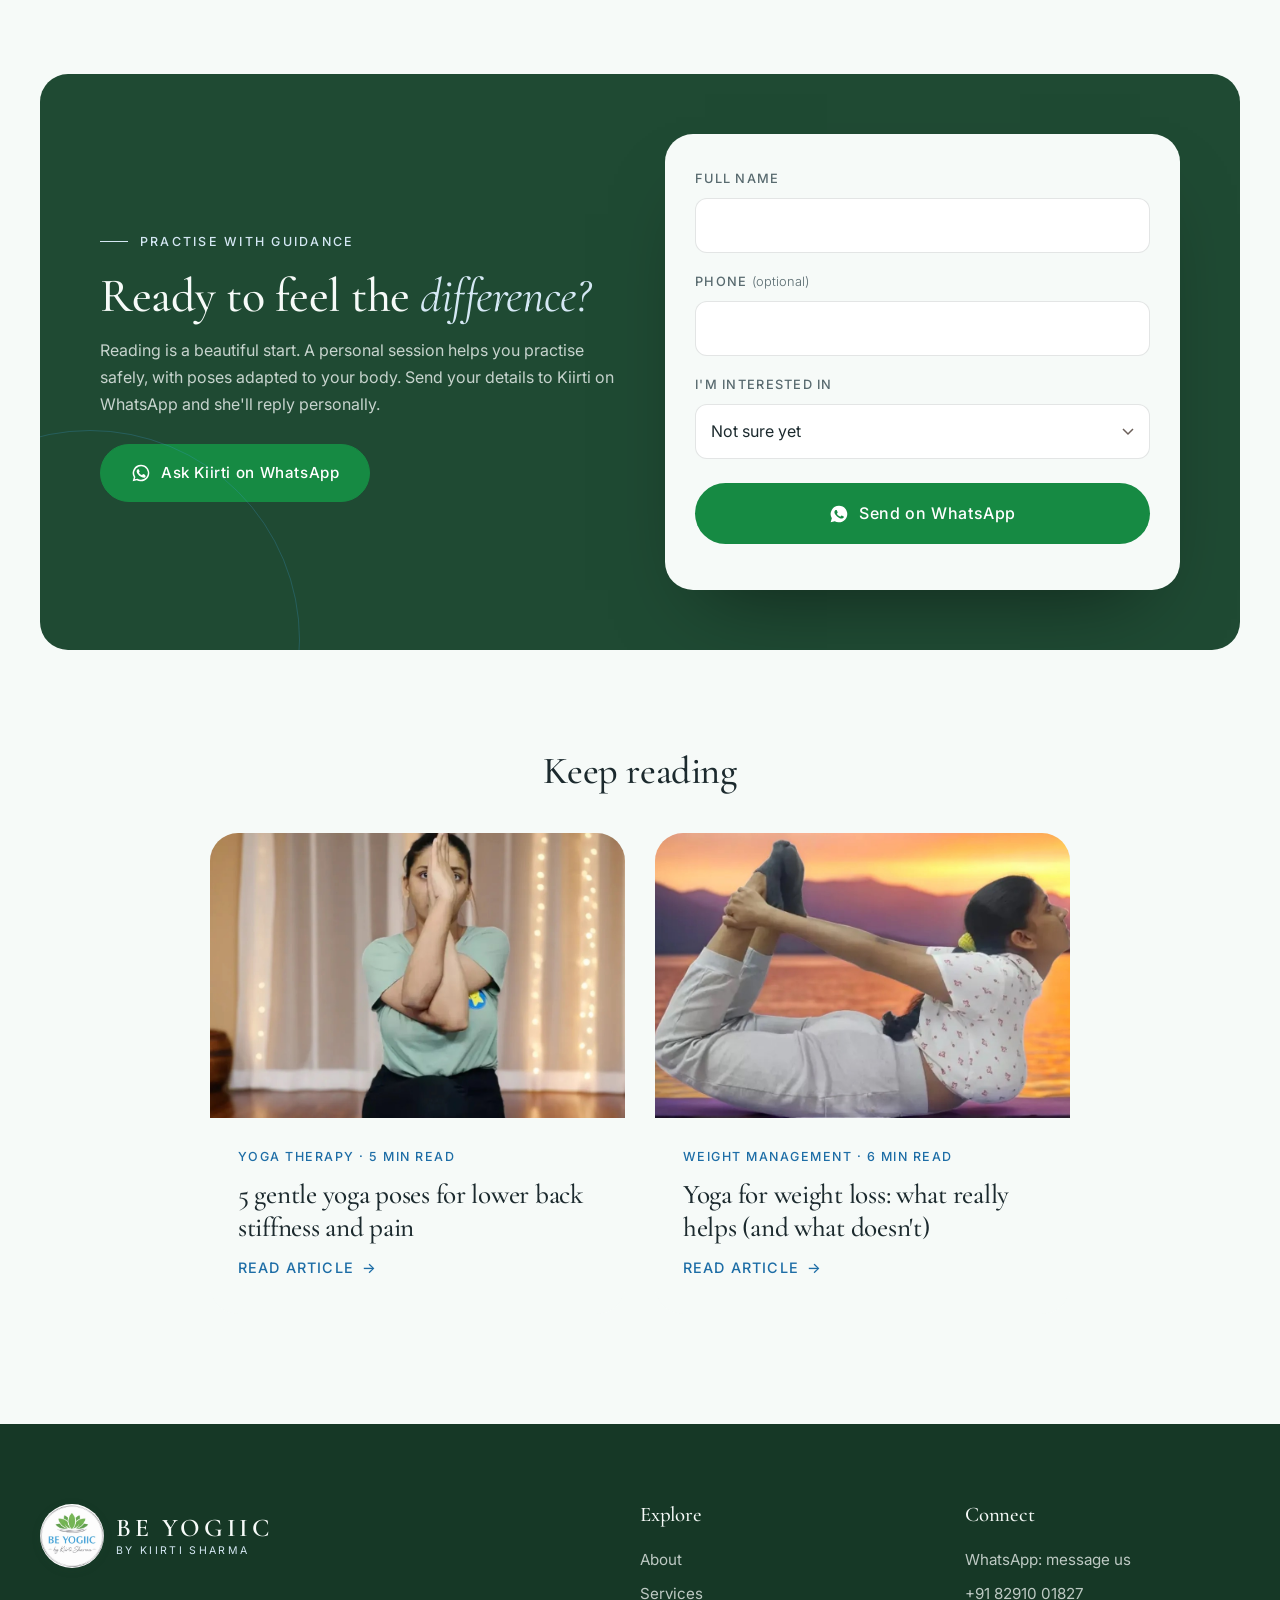
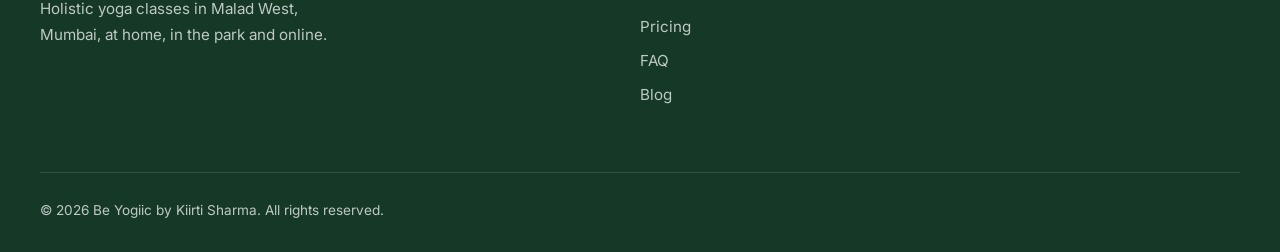
<file: blog/home-park-or-online-yoga.html>
<!DOCTYPE html>
<html lang="en-IN">
<head>
  <meta charset="UTF-8">
  <meta name="viewport" content="width=device-width, initial-scale=1.0">
  <title>Home, Park or Online Yoga: How to Choose | Be Yogiic</title>
  <meta name="description" content="Private yoga at home, park yoga, group or online classes? A simple guide to choosing the yoga format that fits your goals, schedule and personality.">
  <meta name="robots" content="index, follow, max-image-preview:large">
  <meta name="theme-color" content="#F6FAF8">
  <link rel="canonical" href="https://www.beyogiic.in/blog/home-park-or-online-yoga.html">
  <meta property="og:type" content="article">
  <meta property="og:site_name" content="Be Yogiic">
  <meta property="og:locale" content="en_IN">
  <meta property="og:url" content="https://www.beyogiic.in/blog/home-park-or-online-yoga.html">
  <meta property="og:title" content="Home, Park or Online Yoga: How to Choose | Be Yogiic">
  <meta property="og:description" content="Private yoga at home, park yoga, group or online classes? A simple guide to choosing the yoga format that fits your goals, schedule and personality.">
  <meta property="og:image" content="https://www.beyogiic.in/images/park-yoga.jpg">
  <meta name="twitter:card" content="summary_large_image">
  <link rel="icon" type="image/png" href="../images/favicon.png">
  <link rel="apple-touch-icon" href="../images/favicon.png">
  <link rel="preconnect" href="https://fonts.googleapis.com">
  <link rel="preconnect" href="https://fonts.gstatic.com" crossorigin>
  <link href="https://fonts.googleapis.com/css2?family=Cormorant+Garamond:ital,wght@0,400;0,500;0,600;1,400;1,500&family=Inter:wght@300;400;500;600&display=swap" rel="stylesheet">
  <link rel="stylesheet" href="../css/style.css?v=202611241907">
  <script type="application/ld+json">{"@context": "https://schema.org", "@graph": [{"@type": "BlogPosting", "headline": "Home, park or online yoga: how to choose the right class", "description": "Private yoga at home, park yoga, group or online classes? A simple guide to choosing the yoga format that fits your goals, schedule and personality.", "image": "https://www.beyogiic.in/images/park-yoga.jpg", "datePublished": "2026-11-24", "dateModified": "2026-11-24", "mainEntityOfPage": "https://www.beyogiic.in/blog/home-park-or-online-yoga.html", "inLanguage": "en-IN", "articleSection": "Getting Started", "keywords": "yoga classes at home Mumbai, online yoga classes, park yoga, group yoga classes Malad", "author": {"@type": "Person", "name": "Kiirti Sharma", "jobTitle": "Certified Yoga Instructor", "url": "https://www.beyogiic.in/#about"}, "publisher": {"@id": "https://www.beyogiic.in/#business"}}, {"@type": "BreadcrumbList", "itemListElement": [{"@type": "ListItem", "position": 1, "name": "Home", "item": "https://www.beyogiic.in/"}, {"@type": "ListItem", "position": 2, "name": "Journal", "item": "https://www.beyogiic.in/blog/"}, {"@type": "ListItem", "position": 3, "name": "Home, park or online yoga: how to choose the right class", "item": "https://www.beyogiic.in/blog/home-park-or-online-yoga.html"}]}]}</script>
</head>

<body data-root="../">
  <a class="skip-link" href="#main">Skip to content</a>

  <header class="site-header" id="top">
    <div class="container header-inner">
      <a href="../index.html" class="brand" aria-label="Be Yogiic home">
        <img class="brand-logo" src="../images/logo.jpg" alt="" width="400" height="400">
        <span class="brand-text">
          <span class="brand-name">Be Yogiic</span>
          <span class="brand-sub">by Kiirti Sharma</span>
        </span>
      </a>
      <nav class="main-nav" id="main-nav" aria-label="Main">
        <a href="../index.html#about">About</a>
        <a href="../index.html#services">Services</a>
        <a href="../index.html#testimonials">Stories</a>
        <a href="../index.html#pricing">Pricing</a>
        <a href="../index.html#faq">FAQ</a>
        <a href="index.html" class="active" aria-current="page">Blog</a>
        <a href="../index.html#enquire" class="btn btn-primary nav-cta">Book a Session</a>
      </nav>
      <button class="nav-toggle" aria-label="Open menu" aria-expanded="false" aria-controls="main-nav">
        <span></span><span></span>
      </button>
    </div>
  </header>

  <main id="main">

    <article>
      <header class="article-header container">
        <nav class="breadcrumb" aria-label="Breadcrumb"><a href="../index.html">Home</a> &nbsp;/&nbsp; <a href="index.html">Journal</a> &nbsp;/&nbsp; <span aria-current="page">Getting Started</span></nav>
        <h1>Home, park or online yoga: how to choose the right class</h1>
        <p class="article-meta"><span>By Kiirti Sharma</span><span><time datetime="2026-11-24">24 November 2026</time></span><span>4 min read</span></p>
      </header>
      <figure class="article-cover"><img src="../images/park-yoga.jpg" alt="Yoga practice in a green park" width="720" height="1000" fetchpriority="high" style="object-position: center 30%"></figure>

      <div class="article-body">
        <p class="intro">The best yoga class is the one you'll actually keep coming back to. Choosing the right setting from the start makes that far more likely.</p>
        <p>At Be Yogiic there are several ways to practise. Here's a simple guide to help you pick the one that fits your life.</p>

        <h2>First, ask yourself three questions</h2>
        <ol>
          <li><strong>What's my main goal?</strong> Flexibility, stress relief, weight management, recovery from pain, or simply feeling better?</li>
          <li><strong>How predictable is my schedule?</strong> Fixed routines suit group classes, while busy or changing days suit private or online sessions.</li>
          <li><strong>What keeps me motivated?</strong> Some people thrive on personal attention, others on the energy of a group.</li>
        </ol>

        <h2>Private classes at home</h2>
        <p><strong>Best for:</strong> beginners, anyone with a specific health concern, and busy professionals.</p>
        <p>Every session is designed around your body and goals, with hands-on guidance and timing that fits your day. Be Yogiic offers <a href="../index.html#services">private yoga at home</a> across Malad and nearby areas. It's the fastest way to build a safe foundation, and the most personal.</p>

        <h2>Park yoga</h2>
        <p><strong>Best for:</strong> nature lovers and anyone who feels refreshed outdoors.</p>
        <p>Practising under the trees, with fresh air and morning light, adds a calm that's hard to recreate indoors. Park sessions are held for a minimum of two people, so bring a friend or partner along.</p>

        <div class="inline-cta">
          <p>Still not sure which is right for you? Kiirti will help you choose.</p>
          <a href="#book" class="btn btn-light" data-service="Not sure yet">Get a recommendation</a>
        </div>

        <h2>Group classes</h2>
        <p><strong>Best for:</strong> people who love community and steady motivation.</p>
        <p>Practising with others builds energy and accountability, and it's a lovely way to grow together with friends or family. Classes suit all levels.</p>

        <h2>Online classes</h2>
        <p><strong>Best for:</strong> frequent travellers, people outside Mumbai, and anyone short on time.</p>
        <p>Live, guided sessions from wherever you are, with no commute. They're available one-on-one or as a group, and are just as attentive as being in the room.</p>

        <div class="tip"><strong>Quick guide:</strong> new to yoga or managing pain → <em>private</em>. Love the outdoors → <em>park</em>. Want company → <em>group</em>. Always on the move → <em>online</em>.</div>

        <p>Whichever you choose, the most important step is the first one. See all <a href="../index.html#pricing">packages and pricing</a> on the home page.</p>
      </div>

    <aside class="author-box">
      <div class="author-avatar"><img src="../images/meditation-forest.jpg" alt="" width="72" height="72"></div>
      <div>
        <p class="author-name">Kiirti Sharma</p>
        <p>Certified yoga instructor and founder of Be Yogiic, offering <a href="../index.html#services">private, group, park and online yoga classes</a> in Malad West, Mumbai and online across India.</p>
      </div>
    </aside>

    </article>

    <section class="post-cta" id="book">
      <div class="container">
        <div class="post-cta-box">
          <div>
            <p class="eyebrow light">Practise with guidance</p>
            <h2>Ready to feel the <em>difference?</em></h2>
            <p>Reading is a beautiful start. A personal session helps you practise safely, with poses adapted to your body. Send your details to Kiirti on WhatsApp and she'll reply personally.</p>
            <a href="#" class="btn btn-whatsapp wa-inline" data-wa-link data-wa-topic="Home, park or online yoga: how to choose the right class"><svg viewBox="0 0 24 24" aria-hidden="true"><path fill="currentColor" d="M12 2a10 10 0 0 0-8.6 15.1L2 22l5-1.3A10 10 0 1 0 12 2zm0 18.2a8.2 8.2 0 0 1-4.2-1.2l-.3-.2-3 .8.8-2.9-.2-.3A8.2 8.2 0 1 1 12 20.2zm4.5-6.1c-.2-.1-1.5-.7-1.7-.8-.2-.1-.4-.1-.6.1l-.8 1c-.1.2-.3.2-.5.1a6.7 6.7 0 0 1-3.3-2.9c-.3-.4.2-.4.7-1.4.1-.2 0-.3 0-.4l-.8-1.8c-.2-.5-.4-.4-.6-.4h-.5a1 1 0 0 0-.7.3 3 3 0 0 0-.9 2.2 5.2 5.2 0 0 0 1.1 2.8 11.9 11.9 0 0 0 4.6 4c1.7.7 2.4.8 3.2.7.5-.1 1.5-.6 1.8-1.2.2-.6.2-1.1.1-1.2l-.5-.3z"/></svg> Ask Kiirti on WhatsApp</a>
          </div>
          <form class="lead-form" novalidate>
            <div class="field">
              <label for="pc-name">Full name</label>
              <input id="pc-name" name="name" type="text" autocomplete="name" required>
            </div>
            <div class="field">
              <label for="pc-phone">Phone <span class="opt">(optional)</span></label>
              <input id="pc-phone" name="phone" type="tel" autocomplete="tel" inputmode="tel">
            </div>
            <div class="field">
              <label for="pc-service">I'm interested in</label>
              <select id="pc-service" name="service" required>
                <option>Private Classes</option>
                <option>Park Yoga</option>
                <option>Yoga Diagnosis &amp; Treatment</option>
                <option>Weight Management</option>
                <option>Group Classes</option>
                <option>Online Classes</option>
                <option selected>Not sure yet</option>
              </select>
            </div>
            <input type="checkbox" name="botcheck" class="hp" tabindex="-1" autocomplete="off" aria-hidden="true">
            <button type="submit" class="btn btn-primary btn-block btn-wa"><svg viewBox="0 0 24 24"><path fill="currentColor" d="M12 2a10 10 0 0 0-8.6 15.1L2 22l5-1.3A10 10 0 1 0 12 2zm5.3 14.1c-.2.6-1.3 1.2-1.8 1.3-.5.1-1 .1-1.7-.1a15 15 0 0 1-1.5-.6 12 12 0 0 1-4.7-4.1 5.2 5.2 0 0 1-1.1-2.8c0-1.3.7-2 1-2.3.3-.3.6-.3.8-.3h.6c.2 0 .4 0 .6.5l.9 2.1c.1.2.1.4 0 .5l-.3.5-.4.5c-.1.1-.3.3-.1.6.2.3.7 1.2 1.6 1.9 1 .9 1.9 1.2 2.2 1.3.3.1.4.1.6-.1l.8-1c.2-.3.4-.2.6-.1l2 1c.3.1.5.2.5.3.1.1.1.7-.1 1.3z"/></svg><span>Send on WhatsApp</span></button>
            <p class="form-status" role="status" aria-live="polite"></p>
          </form>
        </div>
      </div>
    </section>

    <section class="related">
      <div class="container">
        <h2>Keep reading</h2>
        <div class="blog-grid">
          <a class="post-card reveal" href="yoga-for-lower-back-stiffness.html">
            <div class="post-card-img"><img src="../images/private-class.jpg" alt="" width="1080" height="1080" loading="lazy" style="object-position: center 18%"></div>
            <div class="post-card-body">
              <p class="post-card-meta">Yoga Therapy &middot; 5 min read</p>
              <h3>5 gentle yoga poses for lower back stiffness and pain</h3>
              <span class="link-arrow">Read article <span aria-hidden="true">&rarr;</span></span>
            </div>
          </a>
          <a class="post-card reveal" href="yoga-for-weight-management.html">
            <div class="post-card-img"><img src="../images/weight-management.jpg" alt="" width="1080" height="686" loading="lazy"></div>
            <div class="post-card-body">
              <p class="post-card-meta">Weight Management &middot; 6 min read</p>
              <h3>Yoga for weight loss: what really helps (and what doesn&#x27;t)</h3>
              <span class="link-arrow">Read article <span aria-hidden="true">&rarr;</span></span>
            </div>
          </a>
        </div>
      </div>
    </section>
  </main>

  <footer class="site-footer">
    <div class="container footer-grid">
      <div>
        <a href="../index.html" class="brand brand-light" aria-label="Be Yogiic home">
          <img class="brand-logo" src="../images/logo.jpg" alt="" width="400" height="400">
          <span class="brand-text"><span class="brand-name">Be Yogiic</span><span class="brand-sub">by Kiirti Sharma</span></span>
        </a>
        <p class="footer-tag">Holistic yoga classes in Malad West, Mumbai, at home, in the park and online.</p>
      </div>
      <div>
        <h3 class="footer-h">Explore</h3>
        <a href="../index.html#about">About</a>
        <a href="../index.html#services">Services</a>
        <a href="../index.html#pricing">Pricing</a>
        <a href="../index.html#faq">FAQ</a>
        <a href="index.html">Blog</a>
      </div>
      <div>
        <h3 class="footer-h">Connect</h3>
        <a href="#" data-wa-link>WhatsApp: message us</a>
        <a href="#" data-phone-link><span data-phone-text>+91 XXXXX XXXXX</span></a>
        <a href="#" data-insta-link target="_blank" rel="noopener">Instagram</a>
      </div>
    </div>
    <div class="container footer-bottom">
      <p>&copy; <span class="js-year"></span> Be Yogiic by Kiirti Sharma. All rights reserved.</p>
    </div>
  </footer>

  <!-- Sticky quick actions (right side) -->
  <div class="quick-actions" aria-label="Contact Kiirti">
    <a href="#" class="qa qa-wa" data-wa-link aria-label="Chat on WhatsApp"><svg viewBox="0 0 24 24" aria-hidden="true"><path fill="currentColor" d="M12 2a10 10 0 0 0-8.6 15.1L2 22l5-1.3A10 10 0 1 0 12 2zm0 18.2a8.2 8.2 0 0 1-4.2-1.2l-.3-.2-3 .8.8-2.9-.2-.3A8.2 8.2 0 1 1 12 20.2zm4.5-6.1c-.2-.1-1.5-.7-1.7-.8-.2-.1-.4-.1-.6.1l-.8 1c-.1.2-.3.2-.5.1a6.7 6.7 0 0 1-3.3-2.9c-.3-.4.2-.4.7-1.4.1-.2 0-.3 0-.4l-.8-1.8c-.2-.5-.4-.4-.6-.4h-.5a1 1 0 0 0-.7.3 3 3 0 0 0-.9 2.2 5.2 5.2 0 0 0 1.1 2.8 11.9 11.9 0 0 0 4.6 4c1.7.7 2.4.8 3.2.7.5-.1 1.5-.6 1.8-1.2.2-.6.2-1.1.1-1.2l-.5-.3z"/></svg><span class="qa-label">WhatsApp</span></a>
    <a href="#" class="qa qa-call" data-phone-link aria-label="Call Kiirti"><svg viewBox="0 0 24 24" aria-hidden="true"><path fill="currentColor" d="M6.6 10.8a15.1 15.1 0 0 0 6.6 6.6l2.2-2.2a1 1 0 0 1 1-.25 11.4 11.4 0 0 0 3.6.57 1 1 0 0 1 1 1V20a1 1 0 0 1-1 1A17 17 0 0 1 3 4a1 1 0 0 1 1-1h3.5a1 1 0 0 1 1 1c0 1.25.2 2.45.57 3.57a1 1 0 0 1-.25 1z"/></svg><span class="qa-label">Call</span></a>
    <a href="../index.html#enquire" class="qa qa-book" aria-label="Book a session"><svg viewBox="0 0 24 24" aria-hidden="true"><path fill="currentColor" d="M7 2a1 1 0 0 1 1 1v1h8V3a1 1 0 1 1 2 0v1h1a3 3 0 0 1 3 3v12a3 3 0 0 1-3 3H5a3 3 0 0 1-3-3V7a3 3 0 0 1 3-3h1V3a1 1 0 0 1 1-1zm13 8H4v9a1 1 0 0 0 1 1h14a1 1 0 0 0 1-1v-9zm-9.3 2.3a1 1 0 0 1 1.4 0l.9.9 2.3-2.3a1 1 0 1 1 1.4 1.4l-3 3a1 1 0 0 1-1.4 0l-1.6-1.6a1 1 0 0 1 0-1.4z"/></svg><span class="qa-label">Book</span></a>
  </div>

  <script src="../js/main.js?v=202611241907"></script>
</body>
</html>
</file>
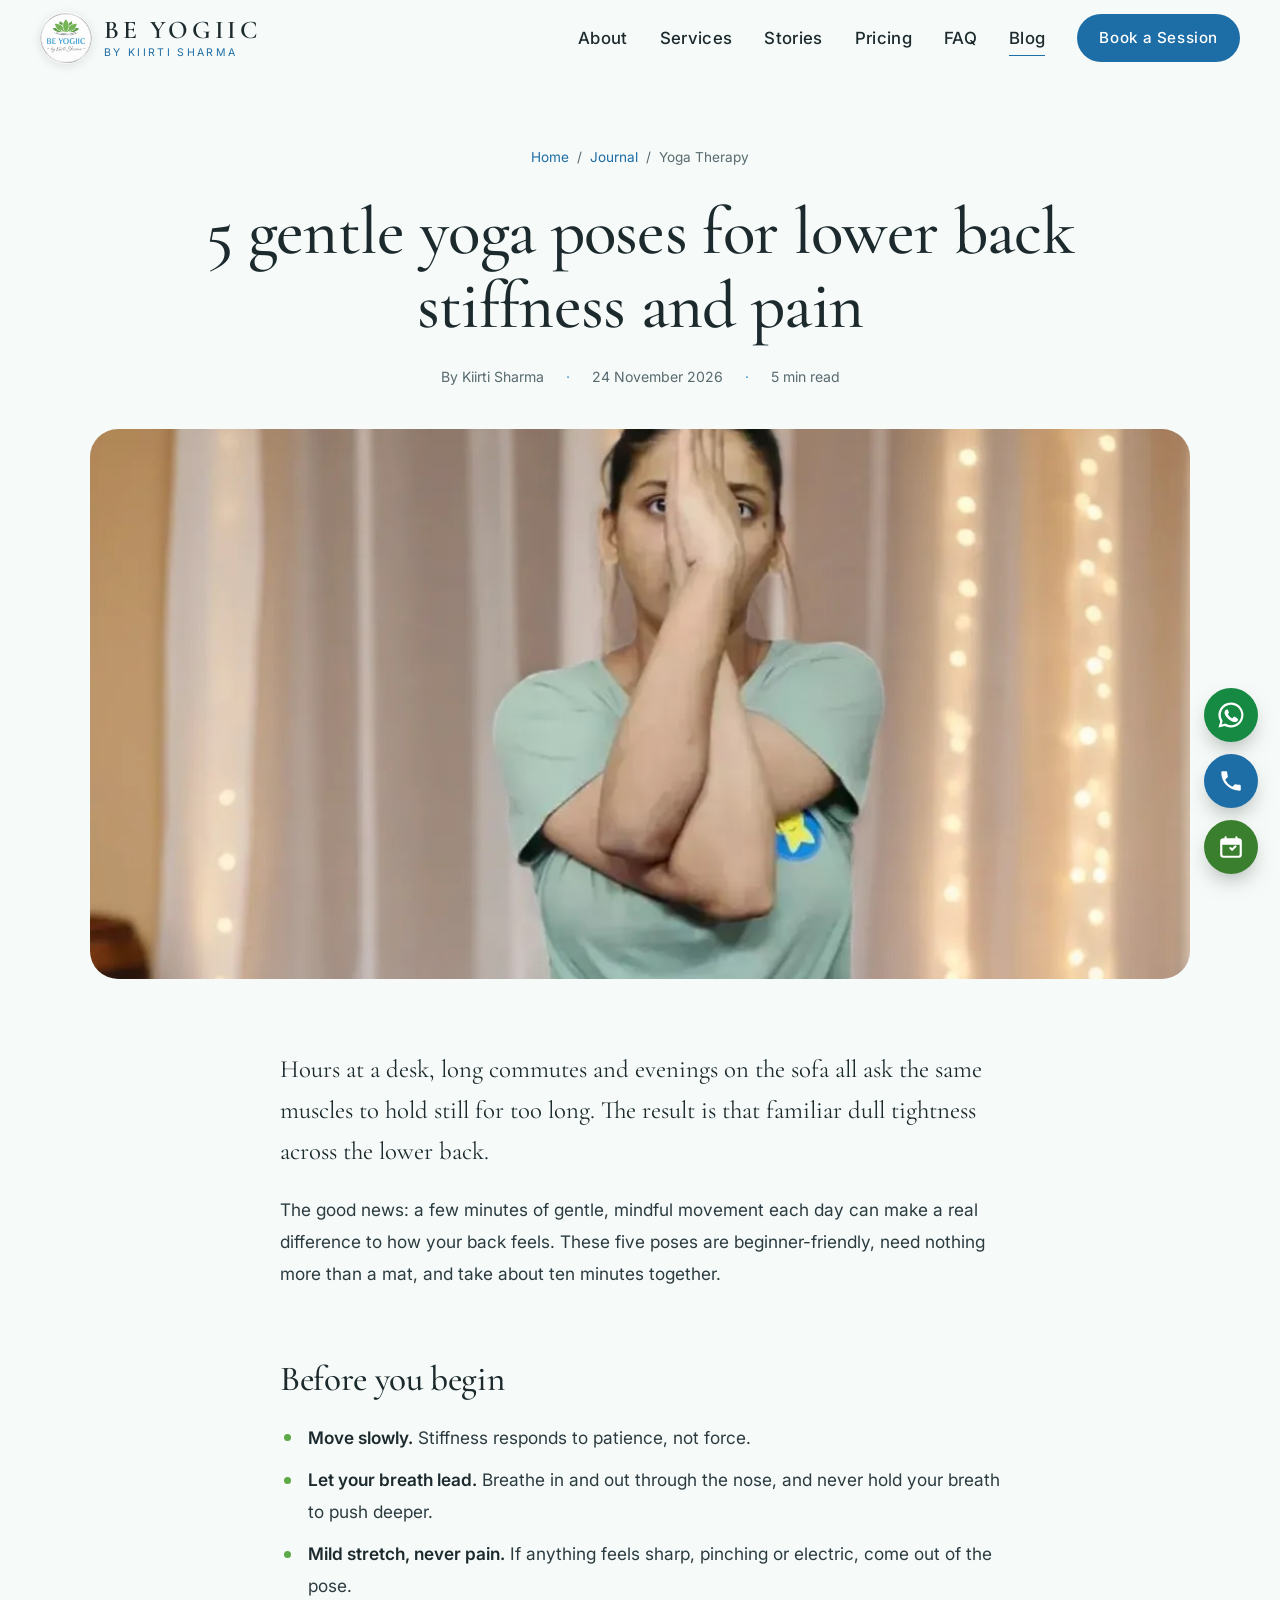
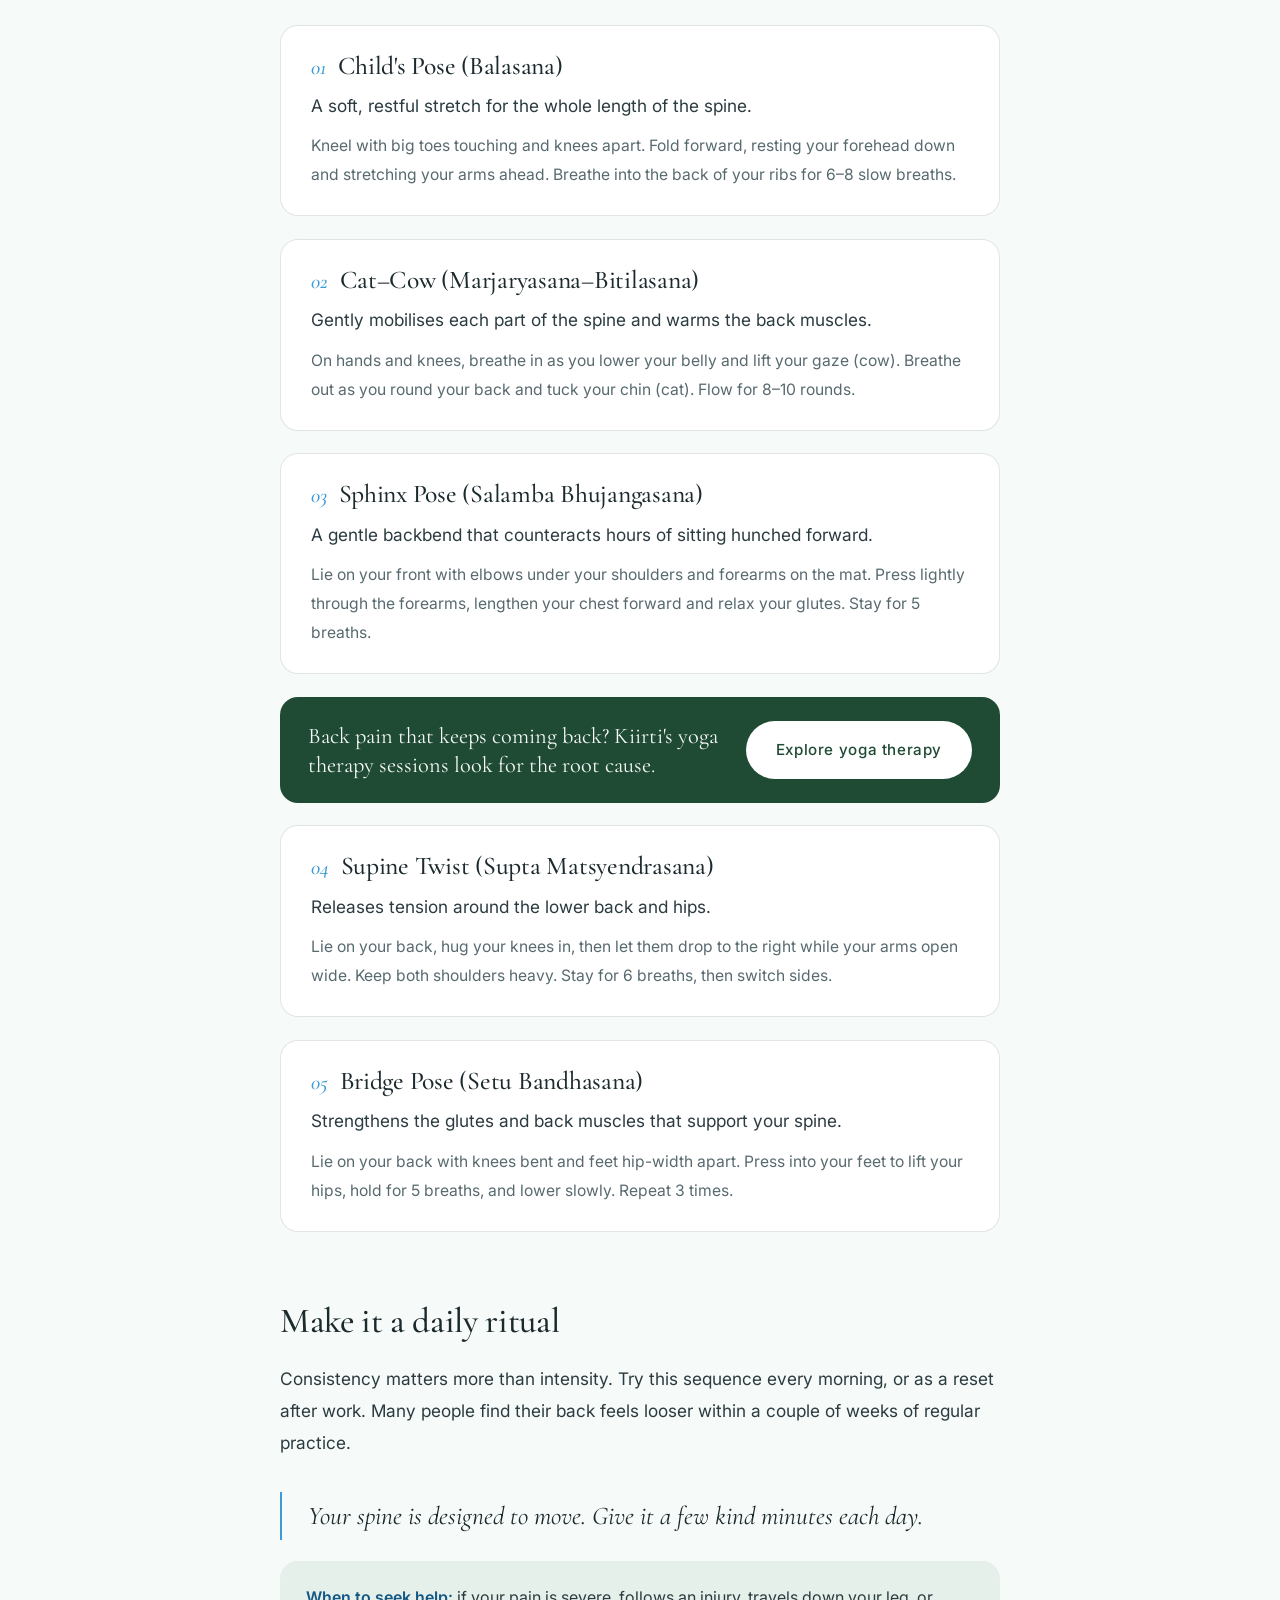
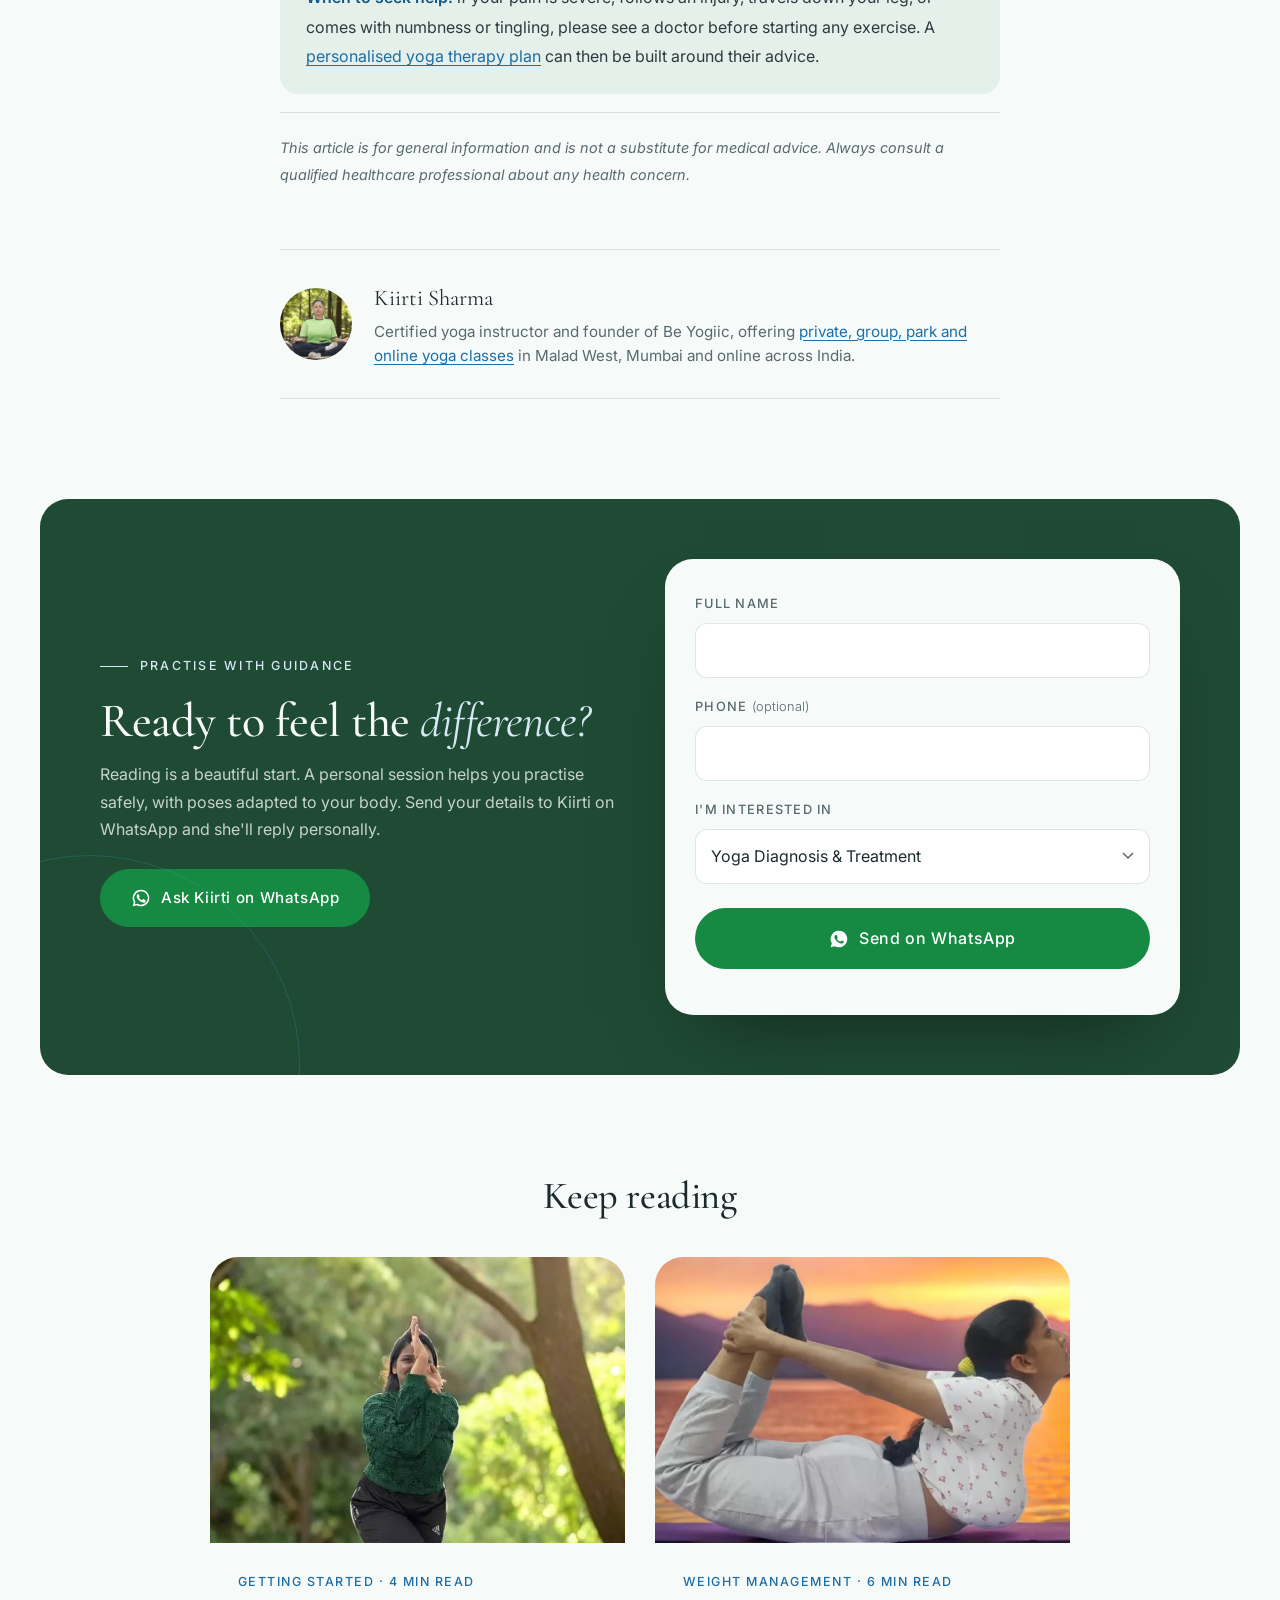
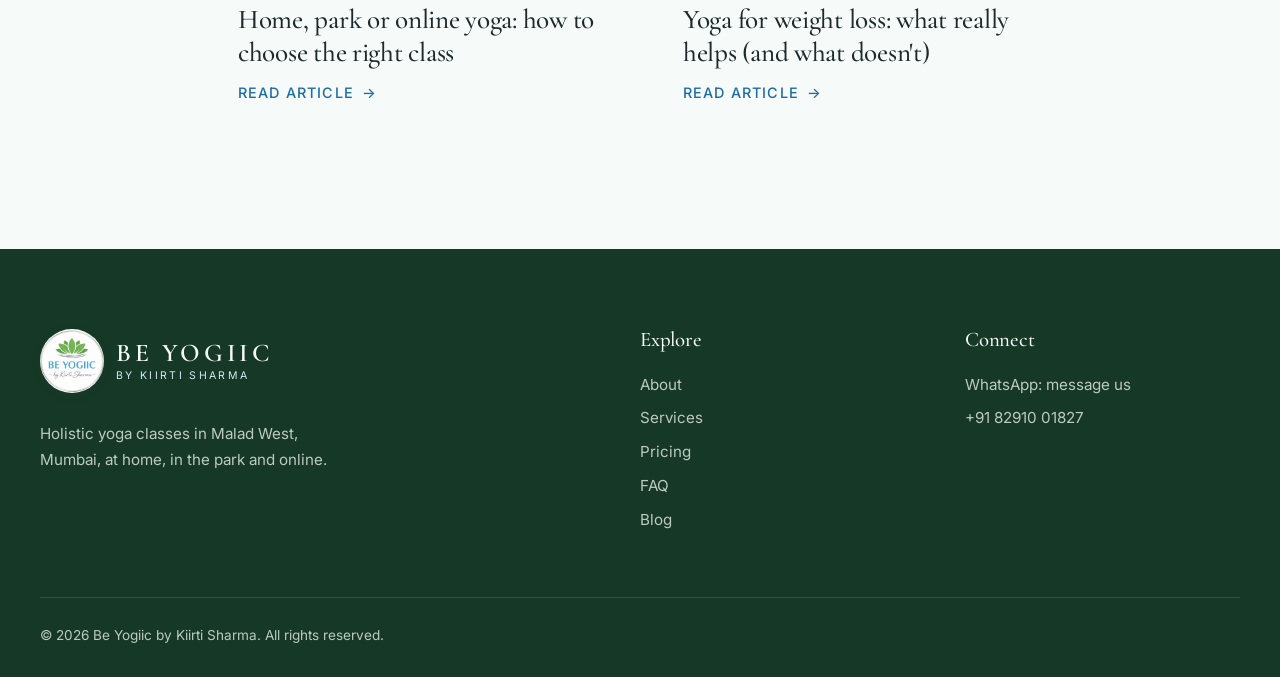
<file: blog/yoga-for-lower-back-stiffness.html>
<!DOCTYPE html>
<html lang="en-IN">
<head>
  <meta charset="UTF-8">
  <meta name="viewport" content="width=device-width, initial-scale=1.0">
  <title>5 Yoga Poses for Lower Back Stiffness &amp; Pain | Be Yogiic</title>
  <meta name="description" content="Desk job or long commute? Five gentle, beginner-friendly yoga poses to ease lower back stiffness in ten minutes a day, with safety tips from Kiirti Sharma.">
  <meta name="robots" content="index, follow, max-image-preview:large">
  <meta name="theme-color" content="#F6FAF8">
  <link rel="canonical" href="https://www.beyogiic.in/blog/yoga-for-lower-back-stiffness.html">
  <meta property="og:type" content="article">
  <meta property="og:site_name" content="Be Yogiic">
  <meta property="og:locale" content="en_IN">
  <meta property="og:url" content="https://www.beyogiic.in/blog/yoga-for-lower-back-stiffness.html">
  <meta property="og:title" content="5 Yoga Poses for Lower Back Stiffness &amp; Pain | Be Yogiic">
  <meta property="og:description" content="Desk job or long commute? Five gentle, beginner-friendly yoga poses to ease lower back stiffness in ten minutes a day, with safety tips from Kiirti Sharma.">
  <meta property="og:image" content="https://www.beyogiic.in/images/private-class.jpg">
  <meta name="twitter:card" content="summary_large_image">
  <link rel="icon" type="image/png" href="../images/favicon.png">
  <link rel="apple-touch-icon" href="../images/favicon.png">
  <link rel="preconnect" href="https://fonts.googleapis.com">
  <link rel="preconnect" href="https://fonts.gstatic.com" crossorigin>
  <link href="https://fonts.googleapis.com/css2?family=Cormorant+Garamond:ital,wght@0,400;0,500;0,600;1,400;1,500&family=Inter:wght@300;400;500;600&display=swap" rel="stylesheet">
  <link rel="stylesheet" href="../css/style.css?v=202611241907">
  <script type="application/ld+json">{"@context": "https://schema.org", "@graph": [{"@type": "BlogPosting", "headline": "5 gentle yoga poses for lower back stiffness and pain", "description": "Desk job or long commute? Five gentle, beginner-friendly yoga poses to ease lower back stiffness in ten minutes a day, with safety tips from Kiirti Sharma.", "image": "https://www.beyogiic.in/images/private-class.jpg", "datePublished": "2026-11-24", "dateModified": "2026-11-24", "mainEntityOfPage": "https://www.beyogiic.in/blog/yoga-for-lower-back-stiffness.html", "inLanguage": "en-IN", "articleSection": "Yoga Therapy", "keywords": "yoga for lower back pain, yoga for back stiffness, beginner yoga poses, yoga therapy Mumbai", "author": {"@type": "Person", "name": "Kiirti Sharma", "jobTitle": "Certified Yoga Instructor", "url": "https://www.beyogiic.in/#about"}, "publisher": {"@id": "https://www.beyogiic.in/#business"}}, {"@type": "BreadcrumbList", "itemListElement": [{"@type": "ListItem", "position": 1, "name": "Home", "item": "https://www.beyogiic.in/"}, {"@type": "ListItem", "position": 2, "name": "Journal", "item": "https://www.beyogiic.in/blog/"}, {"@type": "ListItem", "position": 3, "name": "5 gentle yoga poses for lower back stiffness and pain", "item": "https://www.beyogiic.in/blog/yoga-for-lower-back-stiffness.html"}]}]}</script>
</head>

<body data-root="../">
  <a class="skip-link" href="#main">Skip to content</a>

  <header class="site-header" id="top">
    <div class="container header-inner">
      <a href="../index.html" class="brand" aria-label="Be Yogiic home">
        <img class="brand-logo" src="../images/logo.jpg" alt="" width="400" height="400">
        <span class="brand-text">
          <span class="brand-name">Be Yogiic</span>
          <span class="brand-sub">by Kiirti Sharma</span>
        </span>
      </a>
      <nav class="main-nav" id="main-nav" aria-label="Main">
        <a href="../index.html#about">About</a>
        <a href="../index.html#services">Services</a>
        <a href="../index.html#testimonials">Stories</a>
        <a href="../index.html#pricing">Pricing</a>
        <a href="../index.html#faq">FAQ</a>
        <a href="index.html" class="active" aria-current="page">Blog</a>
        <a href="../index.html#enquire" class="btn btn-primary nav-cta">Book a Session</a>
      </nav>
      <button class="nav-toggle" aria-label="Open menu" aria-expanded="false" aria-controls="main-nav">
        <span></span><span></span>
      </button>
    </div>
  </header>

  <main id="main">

    <article>
      <header class="article-header container">
        <nav class="breadcrumb" aria-label="Breadcrumb"><a href="../index.html">Home</a> &nbsp;/&nbsp; <a href="index.html">Journal</a> &nbsp;/&nbsp; <span aria-current="page">Yoga Therapy</span></nav>
        <h1>5 gentle yoga poses for lower back stiffness and pain</h1>
        <p class="article-meta"><span>By Kiirti Sharma</span><span><time datetime="2026-11-24">24 November 2026</time></span><span>5 min read</span></p>
      </header>
      <figure class="article-cover"><img src="../images/private-class.jpg" alt="Seated yoga practice at home" width="1080" height="1080" fetchpriority="high" style="object-position: center 18%"></figure>

      <div class="article-body">
        <p class="intro">Hours at a desk, long commutes and evenings on the sofa all ask the same muscles to hold still for too long. The result is that familiar dull tightness across the lower back.</p>
        <p>The good news: a few minutes of gentle, mindful movement each day can make a real difference to how your back feels. These five poses are beginner-friendly, need nothing more than a mat, and take about ten minutes together.</p>

        <h2>Before you begin</h2>
        <ul>
          <li><strong>Move slowly.</strong> Stiffness responds to patience, not force.</li>
          <li><strong>Let your breath lead.</strong> Breathe in and out through the nose, and never hold your breath to push deeper.</li>
          <li><strong>Mild stretch, never pain.</strong> If anything feels sharp, pinching or electric, come out of the pose.</li>
        </ul>

        <div class="pose">
          <h3><span>01</span> Child's Pose (Balasana)</h3>
          <p>A soft, restful stretch for the whole length of the spine.</p>
          <p class="how">Kneel with big toes touching and knees apart. Fold forward, resting your forehead down and stretching your arms ahead. Breathe into the back of your ribs for 6–8 slow breaths.</p>
        </div>

        <div class="pose">
          <h3><span>02</span> Cat–Cow (Marjaryasana–Bitilasana)</h3>
          <p>Gently mobilises each part of the spine and warms the back muscles.</p>
          <p class="how">On hands and knees, breathe in as you lower your belly and lift your gaze (cow). Breathe out as you round your back and tuck your chin (cat). Flow for 8–10 rounds.</p>
        </div>

        <div class="pose">
          <h3><span>03</span> Sphinx Pose (Salamba Bhujangasana)</h3>
          <p>A gentle backbend that counteracts hours of sitting hunched forward.</p>
          <p class="how">Lie on your front with elbows under your shoulders and forearms on the mat. Press lightly through the forearms, lengthen your chest forward and relax your glutes. Stay for 5 breaths.</p>
        </div>

        <div class="inline-cta">
          <p>Back pain that keeps coming back? Kiirti's yoga therapy sessions look for the root cause.</p>
          <a href="#book" class="btn btn-light" data-service="Yoga Diagnosis &amp; Treatment">Explore yoga therapy</a>
        </div>

        <div class="pose">
          <h3><span>04</span> Supine Twist (Supta Matsyendrasana)</h3>
          <p>Releases tension around the lower back and hips.</p>
          <p class="how">Lie on your back, hug your knees in, then let them drop to the right while your arms open wide. Keep both shoulders heavy. Stay for 6 breaths, then switch sides.</p>
        </div>

        <div class="pose">
          <h3><span>05</span> Bridge Pose (Setu Bandhasana)</h3>
          <p>Strengthens the glutes and back muscles that support your spine.</p>
          <p class="how">Lie on your back with knees bent and feet hip-width apart. Press into your feet to lift your hips, hold for 5 breaths, and lower slowly. Repeat 3 times.</p>
        </div>

        <h2>Make it a daily ritual</h2>
        <p>Consistency matters more than intensity. Try this sequence every morning, or as a reset after work. Many people find their back feels looser within a couple of weeks of regular practice.</p>
        <blockquote>Your spine is designed to move. Give it a few kind minutes each day.</blockquote>

        <div class="tip"><strong>When to seek help:</strong> if your pain is severe, follows an injury, travels down your leg, or comes with numbness or tingling, please see a doctor before starting any exercise. A <a href="../index.html#services">personalised yoga therapy plan</a> can then be built around their advice.</div>

        <p class="disclaimer">This article is for general information and is not a substitute for medical advice. Always consult a qualified healthcare professional about any health concern.</p>
      </div>

    <aside class="author-box">
      <div class="author-avatar"><img src="../images/meditation-forest.jpg" alt="" width="72" height="72"></div>
      <div>
        <p class="author-name">Kiirti Sharma</p>
        <p>Certified yoga instructor and founder of Be Yogiic, offering <a href="../index.html#services">private, group, park and online yoga classes</a> in Malad West, Mumbai and online across India.</p>
      </div>
    </aside>

    </article>

    <section class="post-cta" id="book">
      <div class="container">
        <div class="post-cta-box">
          <div>
            <p class="eyebrow light">Practise with guidance</p>
            <h2>Ready to feel the <em>difference?</em></h2>
            <p>Reading is a beautiful start. A personal session helps you practise safely, with poses adapted to your body. Send your details to Kiirti on WhatsApp and she'll reply personally.</p>
            <a href="#" class="btn btn-whatsapp wa-inline" data-wa-link data-wa-topic="5 gentle yoga poses for lower back stiffness and pain"><svg viewBox="0 0 24 24" aria-hidden="true"><path fill="currentColor" d="M12 2a10 10 0 0 0-8.6 15.1L2 22l5-1.3A10 10 0 1 0 12 2zm0 18.2a8.2 8.2 0 0 1-4.2-1.2l-.3-.2-3 .8.8-2.9-.2-.3A8.2 8.2 0 1 1 12 20.2zm4.5-6.1c-.2-.1-1.5-.7-1.7-.8-.2-.1-.4-.1-.6.1l-.8 1c-.1.2-.3.2-.5.1a6.7 6.7 0 0 1-3.3-2.9c-.3-.4.2-.4.7-1.4.1-.2 0-.3 0-.4l-.8-1.8c-.2-.5-.4-.4-.6-.4h-.5a1 1 0 0 0-.7.3 3 3 0 0 0-.9 2.2 5.2 5.2 0 0 0 1.1 2.8 11.9 11.9 0 0 0 4.6 4c1.7.7 2.4.8 3.2.7.5-.1 1.5-.6 1.8-1.2.2-.6.2-1.1.1-1.2l-.5-.3z"/></svg> Ask Kiirti on WhatsApp</a>
          </div>
          <form class="lead-form" novalidate>
            <div class="field">
              <label for="pc-name">Full name</label>
              <input id="pc-name" name="name" type="text" autocomplete="name" required>
            </div>
            <div class="field">
              <label for="pc-phone">Phone <span class="opt">(optional)</span></label>
              <input id="pc-phone" name="phone" type="tel" autocomplete="tel" inputmode="tel">
            </div>
            <div class="field">
              <label for="pc-service">I'm interested in</label>
              <select id="pc-service" name="service" required>
                <option>Private Classes</option>
                <option>Park Yoga</option>
                <option selected>Yoga Diagnosis &amp; Treatment</option>
                <option>Weight Management</option>
                <option>Group Classes</option>
                <option>Online Classes</option>
                <option>Not sure yet</option>
              </select>
            </div>
            <input type="checkbox" name="botcheck" class="hp" tabindex="-1" autocomplete="off" aria-hidden="true">
            <button type="submit" class="btn btn-primary btn-block btn-wa"><svg viewBox="0 0 24 24"><path fill="currentColor" d="M12 2a10 10 0 0 0-8.6 15.1L2 22l5-1.3A10 10 0 1 0 12 2zm5.3 14.1c-.2.6-1.3 1.2-1.8 1.3-.5.1-1 .1-1.7-.1a15 15 0 0 1-1.5-.6 12 12 0 0 1-4.7-4.1 5.2 5.2 0 0 1-1.1-2.8c0-1.3.7-2 1-2.3.3-.3.6-.3.8-.3h.6c.2 0 .4 0 .6.5l.9 2.1c.1.2.1.4 0 .5l-.3.5-.4.5c-.1.1-.3.3-.1.6.2.3.7 1.2 1.6 1.9 1 .9 1.9 1.2 2.2 1.3.3.1.4.1.6-.1l.8-1c.2-.3.4-.2.6-.1l2 1c.3.1.5.2.5.3.1.1.1.7-.1 1.3z"/></svg><span>Send on WhatsApp</span></button>
            <p class="form-status" role="status" aria-live="polite"></p>
          </form>
        </div>
      </div>
    </section>

    <section class="related">
      <div class="container">
        <h2>Keep reading</h2>
        <div class="blog-grid">
          <a class="post-card reveal" href="home-park-or-online-yoga.html">
            <div class="post-card-img"><img src="../images/park-yoga.jpg" alt="" width="720" height="1000" loading="lazy" style="object-position: center 30%"></div>
            <div class="post-card-body">
              <p class="post-card-meta">Getting Started &middot; 4 min read</p>
              <h3>Home, park or online yoga: how to choose the right class</h3>
              <span class="link-arrow">Read article <span aria-hidden="true">&rarr;</span></span>
            </div>
          </a>
          <a class="post-card reveal" href="yoga-for-weight-management.html">
            <div class="post-card-img"><img src="../images/weight-management.jpg" alt="" width="1080" height="686" loading="lazy"></div>
            <div class="post-card-body">
              <p class="post-card-meta">Weight Management &middot; 6 min read</p>
              <h3>Yoga for weight loss: what really helps (and what doesn&#x27;t)</h3>
              <span class="link-arrow">Read article <span aria-hidden="true">&rarr;</span></span>
            </div>
          </a>
        </div>
      </div>
    </section>
  </main>

  <footer class="site-footer">
    <div class="container footer-grid">
      <div>
        <a href="../index.html" class="brand brand-light" aria-label="Be Yogiic home">
          <img class="brand-logo" src="../images/logo.jpg" alt="" width="400" height="400">
          <span class="brand-text"><span class="brand-name">Be Yogiic</span><span class="brand-sub">by Kiirti Sharma</span></span>
        </a>
        <p class="footer-tag">Holistic yoga classes in Malad West, Mumbai, at home, in the park and online.</p>
      </div>
      <div>
        <h3 class="footer-h">Explore</h3>
        <a href="../index.html#about">About</a>
        <a href="../index.html#services">Services</a>
        <a href="../index.html#pricing">Pricing</a>
        <a href="../index.html#faq">FAQ</a>
        <a href="index.html">Blog</a>
      </div>
      <div>
        <h3 class="footer-h">Connect</h3>
        <a href="#" data-wa-link>WhatsApp: message us</a>
        <a href="#" data-phone-link><span data-phone-text>+91 XXXXX XXXXX</span></a>
        <a href="#" data-insta-link target="_blank" rel="noopener">Instagram</a>
      </div>
    </div>
    <div class="container footer-bottom">
      <p>&copy; <span class="js-year"></span> Be Yogiic by Kiirti Sharma. All rights reserved.</p>
    </div>
  </footer>

  <!-- Sticky quick actions (right side) -->
  <div class="quick-actions" aria-label="Contact Kiirti">
    <a href="#" class="qa qa-wa" data-wa-link aria-label="Chat on WhatsApp"><svg viewBox="0 0 24 24" aria-hidden="true"><path fill="currentColor" d="M12 2a10 10 0 0 0-8.6 15.1L2 22l5-1.3A10 10 0 1 0 12 2zm0 18.2a8.2 8.2 0 0 1-4.2-1.2l-.3-.2-3 .8.8-2.9-.2-.3A8.2 8.2 0 1 1 12 20.2zm4.5-6.1c-.2-.1-1.5-.7-1.7-.8-.2-.1-.4-.1-.6.1l-.8 1c-.1.2-.3.2-.5.1a6.7 6.7 0 0 1-3.3-2.9c-.3-.4.2-.4.7-1.4.1-.2 0-.3 0-.4l-.8-1.8c-.2-.5-.4-.4-.6-.4h-.5a1 1 0 0 0-.7.3 3 3 0 0 0-.9 2.2 5.2 5.2 0 0 0 1.1 2.8 11.9 11.9 0 0 0 4.6 4c1.7.7 2.4.8 3.2.7.5-.1 1.5-.6 1.8-1.2.2-.6.2-1.1.1-1.2l-.5-.3z"/></svg><span class="qa-label">WhatsApp</span></a>
    <a href="#" class="qa qa-call" data-phone-link aria-label="Call Kiirti"><svg viewBox="0 0 24 24" aria-hidden="true"><path fill="currentColor" d="M6.6 10.8a15.1 15.1 0 0 0 6.6 6.6l2.2-2.2a1 1 0 0 1 1-.25 11.4 11.4 0 0 0 3.6.57 1 1 0 0 1 1 1V20a1 1 0 0 1-1 1A17 17 0 0 1 3 4a1 1 0 0 1 1-1h3.5a1 1 0 0 1 1 1c0 1.25.2 2.45.57 3.57a1 1 0 0 1-.25 1z"/></svg><span class="qa-label">Call</span></a>
    <a href="../index.html#enquire" class="qa qa-book" aria-label="Book a session"><svg viewBox="0 0 24 24" aria-hidden="true"><path fill="currentColor" d="M7 2a1 1 0 0 1 1 1v1h8V3a1 1 0 1 1 2 0v1h1a3 3 0 0 1 3 3v12a3 3 0 0 1-3 3H5a3 3 0 0 1-3-3V7a3 3 0 0 1 3-3h1V3a1 1 0 0 1 1-1zm13 8H4v9a1 1 0 0 0 1 1h14a1 1 0 0 0 1-1v-9zm-9.3 2.3a1 1 0 0 1 1.4 0l.9.9 2.3-2.3a1 1 0 1 1 1.4 1.4l-3 3a1 1 0 0 1-1.4 0l-1.6-1.6a1 1 0 0 1 0-1.4z"/></svg><span class="qa-label">Book</span></a>
  </div>

  <script src="../js/main.js?v=202611241907"></script>
</body>
</html>
</file>
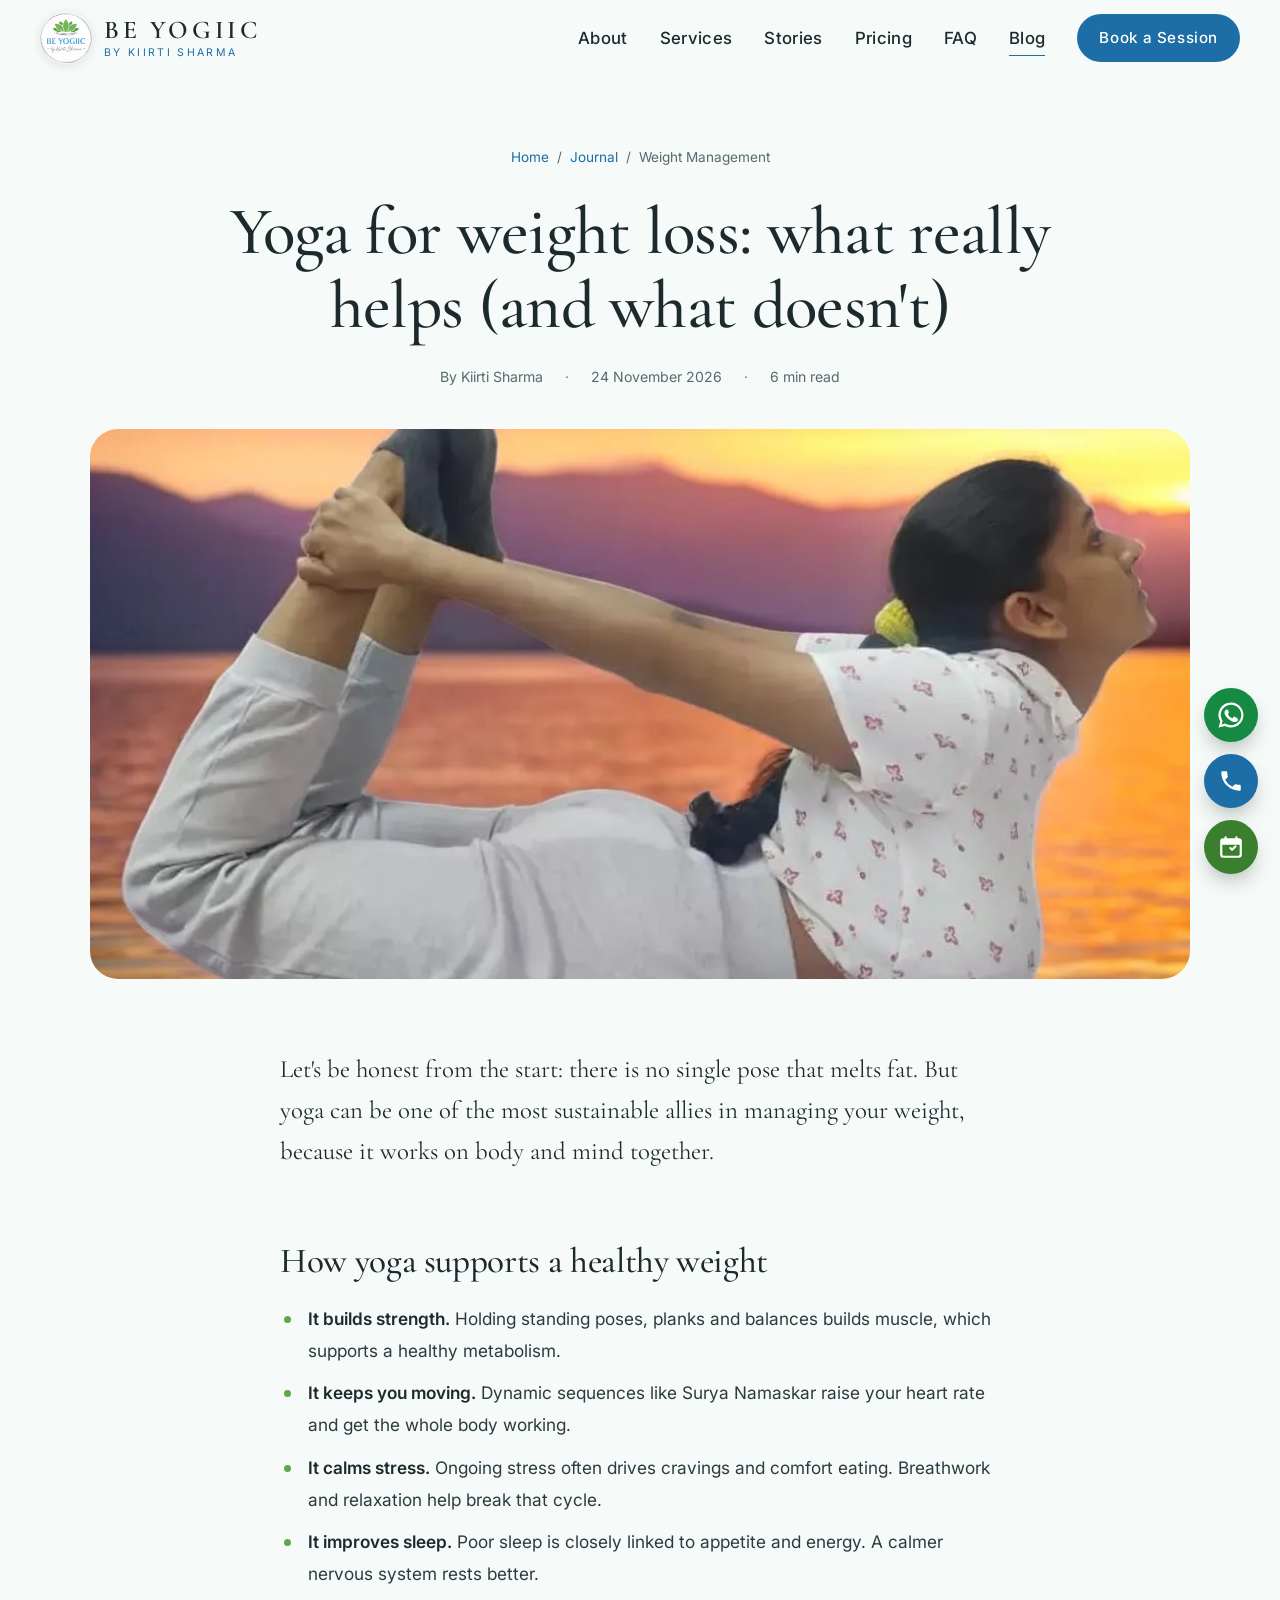
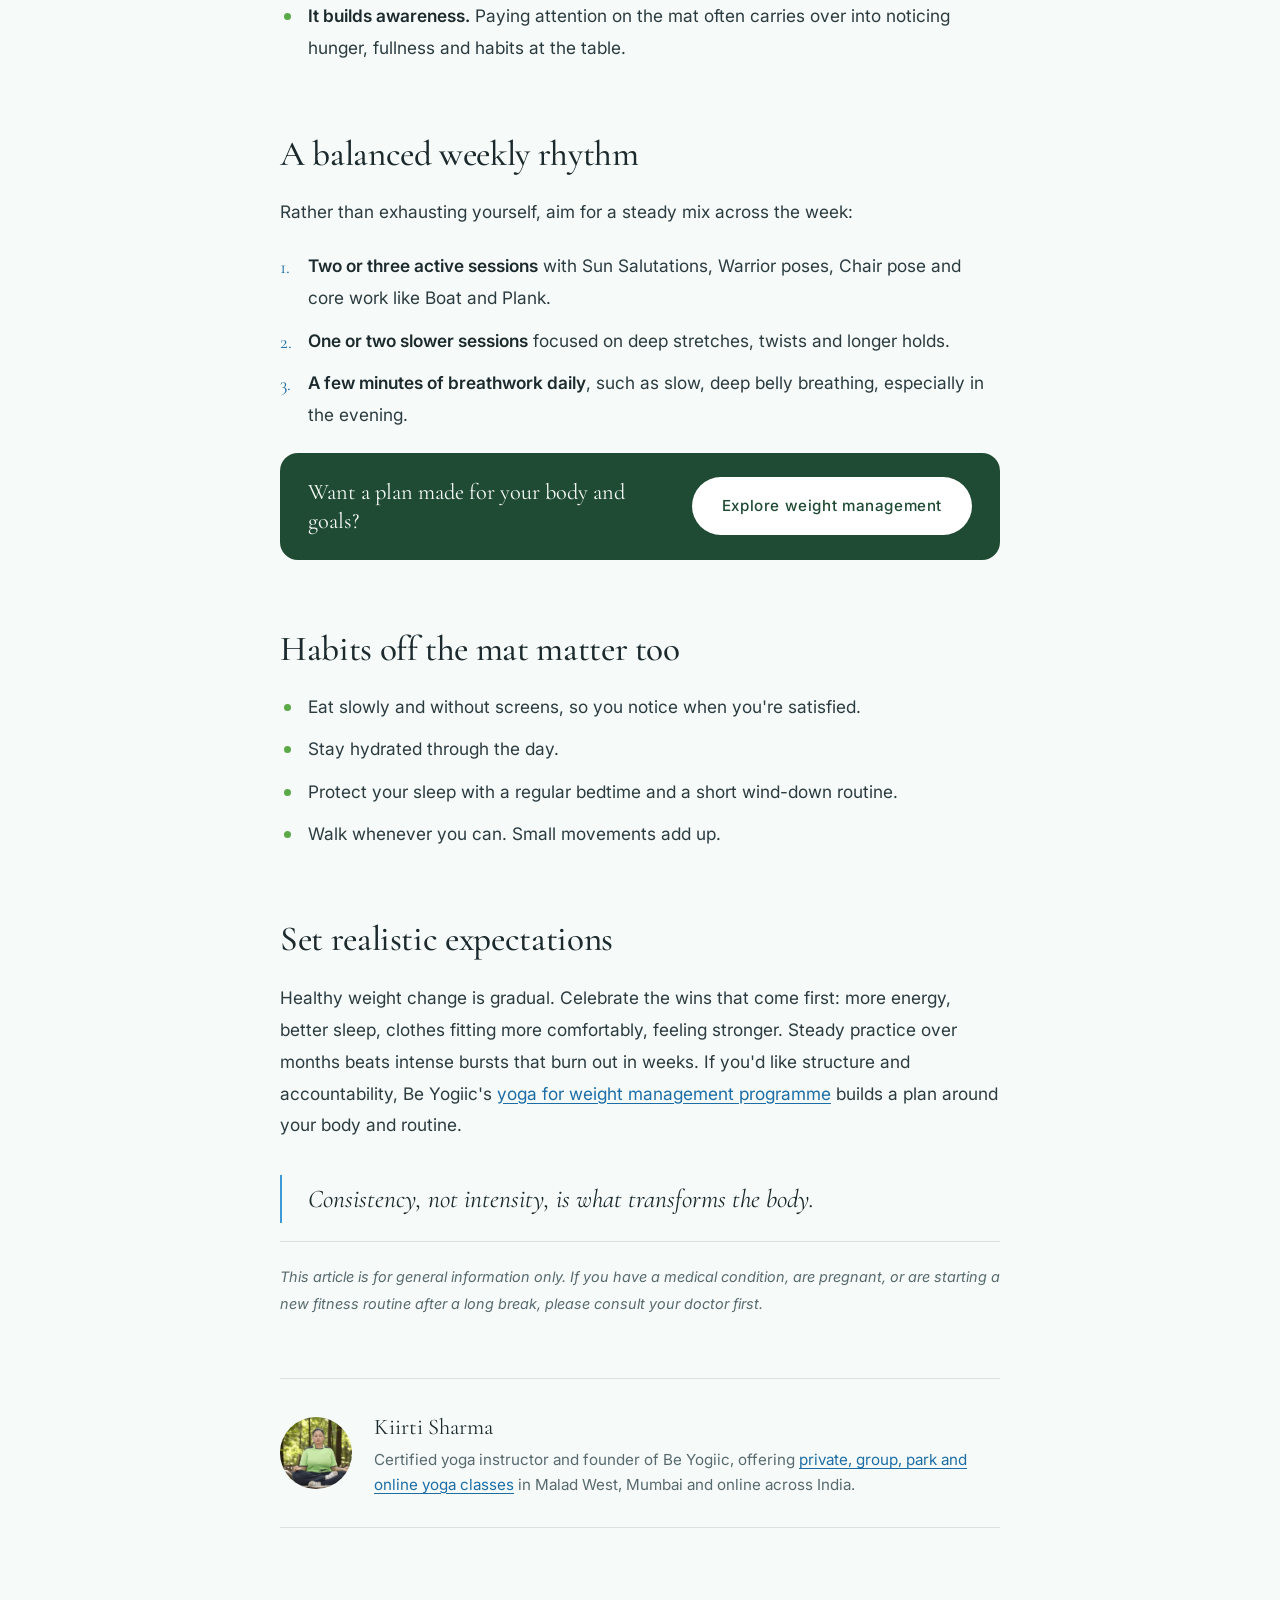
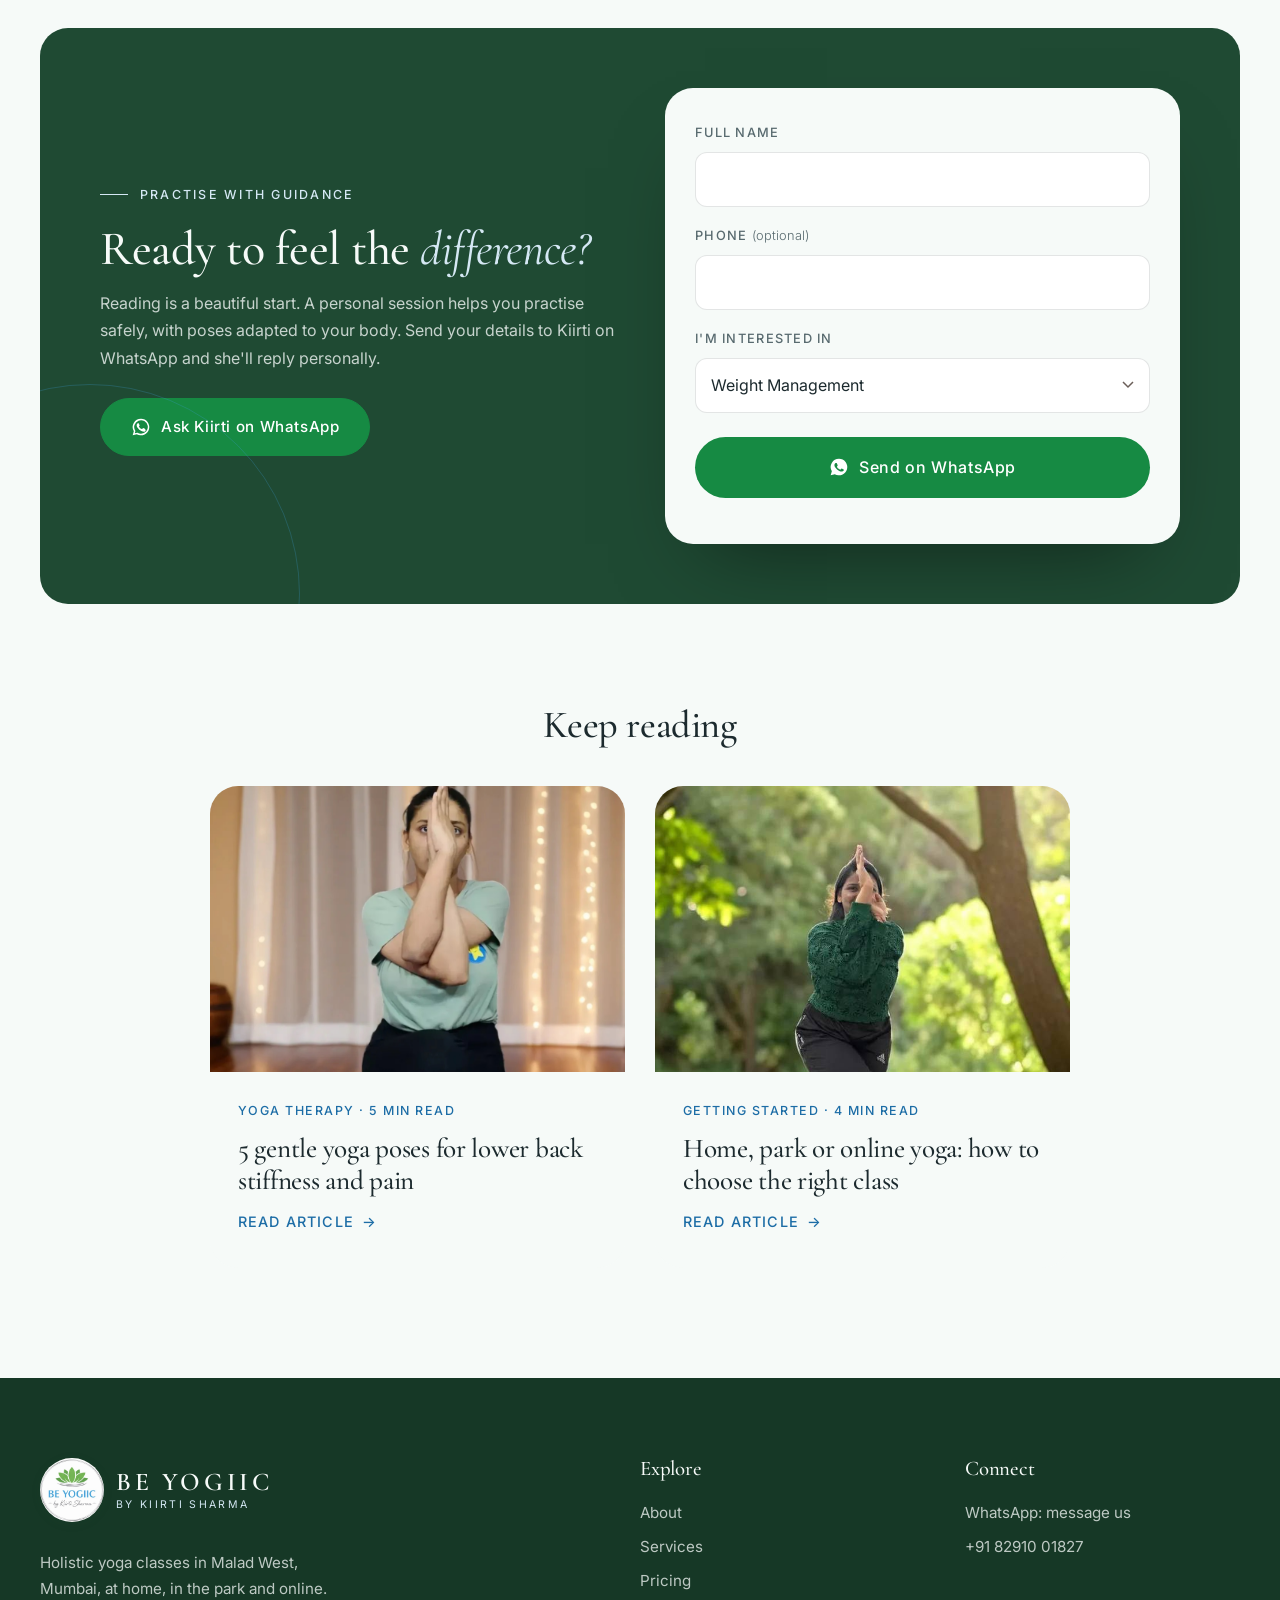
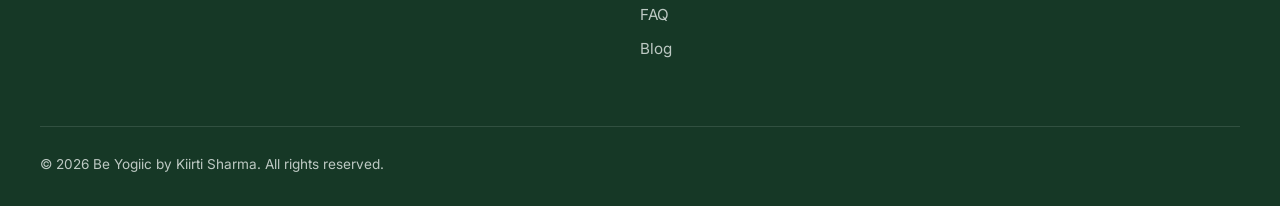
<file: blog/yoga-for-weight-management.html>
<!DOCTYPE html>
<html lang="en-IN">
<head>
  <meta charset="UTF-8">
  <meta name="viewport" content="width=device-width, initial-scale=1.0">
  <title>Yoga for Weight Loss: What Really Helps | Be Yogiic</title>
  <meta name="description" content="There&#x27;s no magic pose for weight loss, but yoga supports healthy weight management in powerful ways. What genuinely helps, on and off the mat.">
  <meta name="robots" content="index, follow, max-image-preview:large">
  <meta name="theme-color" content="#F6FAF8">
  <link rel="canonical" href="https://www.beyogiic.in/blog/yoga-for-weight-management.html">
  <meta property="og:type" content="article">
  <meta property="og:site_name" content="Be Yogiic">
  <meta property="og:locale" content="en_IN">
  <meta property="og:url" content="https://www.beyogiic.in/blog/yoga-for-weight-management.html">
  <meta property="og:title" content="Yoga for Weight Loss: What Really Helps | Be Yogiic">
  <meta property="og:description" content="There&#x27;s no magic pose for weight loss, but yoga supports healthy weight management in powerful ways. What genuinely helps, on and off the mat.">
  <meta property="og:image" content="https://www.beyogiic.in/images/weight-management.jpg">
  <meta name="twitter:card" content="summary_large_image">
  <link rel="icon" type="image/png" href="../images/favicon.png">
  <link rel="apple-touch-icon" href="../images/favicon.png">
  <link rel="preconnect" href="https://fonts.googleapis.com">
  <link rel="preconnect" href="https://fonts.gstatic.com" crossorigin>
  <link href="https://fonts.googleapis.com/css2?family=Cormorant+Garamond:ital,wght@0,400;0,500;0,600;1,400;1,500&family=Inter:wght@300;400;500;600&display=swap" rel="stylesheet">
  <link rel="stylesheet" href="../css/style.css?v=202611241907">
  <script type="application/ld+json">{"@context": "https://schema.org", "@graph": [{"@type": "BlogPosting", "headline": "Yoga for weight loss: what really helps (and what doesn't)", "description": "There's no magic pose for weight loss, but yoga supports healthy weight management in powerful ways. What genuinely helps, on and off the mat.", "image": "https://www.beyogiic.in/images/weight-management.jpg", "datePublished": "2026-11-24", "dateModified": "2026-11-24", "mainEntityOfPage": "https://www.beyogiic.in/blog/yoga-for-weight-management.html", "inLanguage": "en-IN", "articleSection": "Weight Management", "keywords": "yoga for weight loss, yoga for weight management, surya namaskar, weight loss yoga Mumbai", "author": {"@type": "Person", "name": "Kiirti Sharma", "jobTitle": "Certified Yoga Instructor", "url": "https://www.beyogiic.in/#about"}, "publisher": {"@id": "https://www.beyogiic.in/#business"}}, {"@type": "BreadcrumbList", "itemListElement": [{"@type": "ListItem", "position": 1, "name": "Home", "item": "https://www.beyogiic.in/"}, {"@type": "ListItem", "position": 2, "name": "Journal", "item": "https://www.beyogiic.in/blog/"}, {"@type": "ListItem", "position": 3, "name": "Yoga for weight loss: what really helps (and what doesn't)", "item": "https://www.beyogiic.in/blog/yoga-for-weight-management.html"}]}]}</script>
</head>

<body data-root="../">
  <a class="skip-link" href="#main">Skip to content</a>

  <header class="site-header" id="top">
    <div class="container header-inner">
      <a href="../index.html" class="brand" aria-label="Be Yogiic home">
        <img class="brand-logo" src="../images/logo.jpg" alt="" width="400" height="400">
        <span class="brand-text">
          <span class="brand-name">Be Yogiic</span>
          <span class="brand-sub">by Kiirti Sharma</span>
        </span>
      </a>
      <nav class="main-nav" id="main-nav" aria-label="Main">
        <a href="../index.html#about">About</a>
        <a href="../index.html#services">Services</a>
        <a href="../index.html#testimonials">Stories</a>
        <a href="../index.html#pricing">Pricing</a>
        <a href="../index.html#faq">FAQ</a>
        <a href="index.html" class="active" aria-current="page">Blog</a>
        <a href="../index.html#enquire" class="btn btn-primary nav-cta">Book a Session</a>
      </nav>
      <button class="nav-toggle" aria-label="Open menu" aria-expanded="false" aria-controls="main-nav">
        <span></span><span></span>
      </button>
    </div>
  </header>

  <main id="main">

    <article>
      <header class="article-header container">
        <nav class="breadcrumb" aria-label="Breadcrumb"><a href="../index.html">Home</a> &nbsp;/&nbsp; <a href="index.html">Journal</a> &nbsp;/&nbsp; <span aria-current="page">Weight Management</span></nav>
        <h1>Yoga for weight loss: what really helps (and what doesn&#x27;t)</h1>
        <p class="article-meta"><span>By Kiirti Sharma</span><span><time datetime="2026-11-24">24 November 2026</time></span><span>6 min read</span></p>
      </header>
      <figure class="article-cover"><img src="../images/weight-management.jpg" alt="Bow pose against a sunset" width="1080" height="686" fetchpriority="high"></figure>

      <div class="article-body">
        <p class="intro">Let's be honest from the start: there is no single pose that melts fat. But yoga can be one of the most sustainable allies in managing your weight, because it works on body and mind together.</p>

        <h2>How yoga supports a healthy weight</h2>
        <ul>
          <li><strong>It builds strength.</strong> Holding standing poses, planks and balances builds muscle, which supports a healthy metabolism.</li>
          <li><strong>It keeps you moving.</strong> Dynamic sequences like Surya Namaskar raise your heart rate and get the whole body working.</li>
          <li><strong>It calms stress.</strong> Ongoing stress often drives cravings and comfort eating. Breathwork and relaxation help break that cycle.</li>
          <li><strong>It improves sleep.</strong> Poor sleep is closely linked to appetite and energy. A calmer nervous system rests better.</li>
          <li><strong>It builds awareness.</strong> Paying attention on the mat often carries over into noticing hunger, fullness and habits at the table.</li>
        </ul>

        <h2>A balanced weekly rhythm</h2>
        <p>Rather than exhausting yourself, aim for a steady mix across the week:</p>
        <ol>
          <li><strong>Two or three active sessions</strong> with Sun Salutations, Warrior poses, Chair pose and core work like Boat and Plank.</li>
          <li><strong>One or two slower sessions</strong> focused on deep stretches, twists and longer holds.</li>
          <li><strong>A few minutes of breathwork daily</strong>, such as slow, deep belly breathing, especially in the evening.</li>
        </ol>

        <div class="inline-cta">
          <p>Want a plan made for your body and goals?</p>
          <a href="#book" class="btn btn-light" data-service="Weight Management">Explore weight management</a>
        </div>

        <h2>Habits off the mat matter too</h2>
        <ul>
          <li>Eat slowly and without screens, so you notice when you're satisfied.</li>
          <li>Stay hydrated through the day.</li>
          <li>Protect your sleep with a regular bedtime and a short wind-down routine.</li>
          <li>Walk whenever you can. Small movements add up.</li>
        </ul>

        <h2>Set realistic expectations</h2>
        <p>Healthy weight change is gradual. Celebrate the wins that come first: more energy, better sleep, clothes fitting more comfortably, feeling stronger. Steady practice over months beats intense bursts that burn out in weeks. If you'd like structure and accountability, Be Yogiic's <a href="../index.html#services">yoga for weight management programme</a> builds a plan around your body and routine.</p>
        <blockquote>Consistency, not intensity, is what transforms the body.</blockquote>

        <p class="disclaimer">This article is for general information only. If you have a medical condition, are pregnant, or are starting a new fitness routine after a long break, please consult your doctor first.</p>
      </div>

    <aside class="author-box">
      <div class="author-avatar"><img src="../images/meditation-forest.jpg" alt="" width="72" height="72"></div>
      <div>
        <p class="author-name">Kiirti Sharma</p>
        <p>Certified yoga instructor and founder of Be Yogiic, offering <a href="../index.html#services">private, group, park and online yoga classes</a> in Malad West, Mumbai and online across India.</p>
      </div>
    </aside>

    </article>

    <section class="post-cta" id="book">
      <div class="container">
        <div class="post-cta-box">
          <div>
            <p class="eyebrow light">Practise with guidance</p>
            <h2>Ready to feel the <em>difference?</em></h2>
            <p>Reading is a beautiful start. A personal session helps you practise safely, with poses adapted to your body. Send your details to Kiirti on WhatsApp and she'll reply personally.</p>
            <a href="#" class="btn btn-whatsapp wa-inline" data-wa-link data-wa-topic="Yoga for weight loss: what really helps (and what doesn&#x27;t)"><svg viewBox="0 0 24 24" aria-hidden="true"><path fill="currentColor" d="M12 2a10 10 0 0 0-8.6 15.1L2 22l5-1.3A10 10 0 1 0 12 2zm0 18.2a8.2 8.2 0 0 1-4.2-1.2l-.3-.2-3 .8.8-2.9-.2-.3A8.2 8.2 0 1 1 12 20.2zm4.5-6.1c-.2-.1-1.5-.7-1.7-.8-.2-.1-.4-.1-.6.1l-.8 1c-.1.2-.3.2-.5.1a6.7 6.7 0 0 1-3.3-2.9c-.3-.4.2-.4.7-1.4.1-.2 0-.3 0-.4l-.8-1.8c-.2-.5-.4-.4-.6-.4h-.5a1 1 0 0 0-.7.3 3 3 0 0 0-.9 2.2 5.2 5.2 0 0 0 1.1 2.8 11.9 11.9 0 0 0 4.6 4c1.7.7 2.4.8 3.2.7.5-.1 1.5-.6 1.8-1.2.2-.6.2-1.1.1-1.2l-.5-.3z"/></svg> Ask Kiirti on WhatsApp</a>
          </div>
          <form class="lead-form" novalidate>
            <div class="field">
              <label for="pc-name">Full name</label>
              <input id="pc-name" name="name" type="text" autocomplete="name" required>
            </div>
            <div class="field">
              <label for="pc-phone">Phone <span class="opt">(optional)</span></label>
              <input id="pc-phone" name="phone" type="tel" autocomplete="tel" inputmode="tel">
            </div>
            <div class="field">
              <label for="pc-service">I'm interested in</label>
              <select id="pc-service" name="service" required>
                <option>Private Classes</option>
                <option>Park Yoga</option>
                <option>Yoga Diagnosis &amp; Treatment</option>
                <option selected>Weight Management</option>
                <option>Group Classes</option>
                <option>Online Classes</option>
                <option>Not sure yet</option>
              </select>
            </div>
            <input type="checkbox" name="botcheck" class="hp" tabindex="-1" autocomplete="off" aria-hidden="true">
            <button type="submit" class="btn btn-primary btn-block btn-wa"><svg viewBox="0 0 24 24"><path fill="currentColor" d="M12 2a10 10 0 0 0-8.6 15.1L2 22l5-1.3A10 10 0 1 0 12 2zm5.3 14.1c-.2.6-1.3 1.2-1.8 1.3-.5.1-1 .1-1.7-.1a15 15 0 0 1-1.5-.6 12 12 0 0 1-4.7-4.1 5.2 5.2 0 0 1-1.1-2.8c0-1.3.7-2 1-2.3.3-.3.6-.3.8-.3h.6c.2 0 .4 0 .6.5l.9 2.1c.1.2.1.4 0 .5l-.3.5-.4.5c-.1.1-.3.3-.1.6.2.3.7 1.2 1.6 1.9 1 .9 1.9 1.2 2.2 1.3.3.1.4.1.6-.1l.8-1c.2-.3.4-.2.6-.1l2 1c.3.1.5.2.5.3.1.1.1.7-.1 1.3z"/></svg><span>Send on WhatsApp</span></button>
            <p class="form-status" role="status" aria-live="polite"></p>
          </form>
        </div>
      </div>
    </section>

    <section class="related">
      <div class="container">
        <h2>Keep reading</h2>
        <div class="blog-grid">
          <a class="post-card reveal" href="yoga-for-lower-back-stiffness.html">
            <div class="post-card-img"><img src="../images/private-class.jpg" alt="" width="1080" height="1080" loading="lazy" style="object-position: center 18%"></div>
            <div class="post-card-body">
              <p class="post-card-meta">Yoga Therapy &middot; 5 min read</p>
              <h3>5 gentle yoga poses for lower back stiffness and pain</h3>
              <span class="link-arrow">Read article <span aria-hidden="true">&rarr;</span></span>
            </div>
          </a>
          <a class="post-card reveal" href="home-park-or-online-yoga.html">
            <div class="post-card-img"><img src="../images/park-yoga.jpg" alt="" width="720" height="1000" loading="lazy" style="object-position: center 30%"></div>
            <div class="post-card-body">
              <p class="post-card-meta">Getting Started &middot; 4 min read</p>
              <h3>Home, park or online yoga: how to choose the right class</h3>
              <span class="link-arrow">Read article <span aria-hidden="true">&rarr;</span></span>
            </div>
          </a>
        </div>
      </div>
    </section>
  </main>

  <footer class="site-footer">
    <div class="container footer-grid">
      <div>
        <a href="../index.html" class="brand brand-light" aria-label="Be Yogiic home">
          <img class="brand-logo" src="../images/logo.jpg" alt="" width="400" height="400">
          <span class="brand-text"><span class="brand-name">Be Yogiic</span><span class="brand-sub">by Kiirti Sharma</span></span>
        </a>
        <p class="footer-tag">Holistic yoga classes in Malad West, Mumbai, at home, in the park and online.</p>
      </div>
      <div>
        <h3 class="footer-h">Explore</h3>
        <a href="../index.html#about">About</a>
        <a href="../index.html#services">Services</a>
        <a href="../index.html#pricing">Pricing</a>
        <a href="../index.html#faq">FAQ</a>
        <a href="index.html">Blog</a>
      </div>
      <div>
        <h3 class="footer-h">Connect</h3>
        <a href="#" data-wa-link>WhatsApp: message us</a>
        <a href="#" data-phone-link><span data-phone-text>+91 XXXXX XXXXX</span></a>
        <a href="#" data-insta-link target="_blank" rel="noopener">Instagram</a>
      </div>
    </div>
    <div class="container footer-bottom">
      <p>&copy; <span class="js-year"></span> Be Yogiic by Kiirti Sharma. All rights reserved.</p>
    </div>
  </footer>

  <!-- Sticky quick actions (right side) -->
  <div class="quick-actions" aria-label="Contact Kiirti">
    <a href="#" class="qa qa-wa" data-wa-link aria-label="Chat on WhatsApp"><svg viewBox="0 0 24 24" aria-hidden="true"><path fill="currentColor" d="M12 2a10 10 0 0 0-8.6 15.1L2 22l5-1.3A10 10 0 1 0 12 2zm0 18.2a8.2 8.2 0 0 1-4.2-1.2l-.3-.2-3 .8.8-2.9-.2-.3A8.2 8.2 0 1 1 12 20.2zm4.5-6.1c-.2-.1-1.5-.7-1.7-.8-.2-.1-.4-.1-.6.1l-.8 1c-.1.2-.3.2-.5.1a6.7 6.7 0 0 1-3.3-2.9c-.3-.4.2-.4.7-1.4.1-.2 0-.3 0-.4l-.8-1.8c-.2-.5-.4-.4-.6-.4h-.5a1 1 0 0 0-.7.3 3 3 0 0 0-.9 2.2 5.2 5.2 0 0 0 1.1 2.8 11.9 11.9 0 0 0 4.6 4c1.7.7 2.4.8 3.2.7.5-.1 1.5-.6 1.8-1.2.2-.6.2-1.1.1-1.2l-.5-.3z"/></svg><span class="qa-label">WhatsApp</span></a>
    <a href="#" class="qa qa-call" data-phone-link aria-label="Call Kiirti"><svg viewBox="0 0 24 24" aria-hidden="true"><path fill="currentColor" d="M6.6 10.8a15.1 15.1 0 0 0 6.6 6.6l2.2-2.2a1 1 0 0 1 1-.25 11.4 11.4 0 0 0 3.6.57 1 1 0 0 1 1 1V20a1 1 0 0 1-1 1A17 17 0 0 1 3 4a1 1 0 0 1 1-1h3.5a1 1 0 0 1 1 1c0 1.25.2 2.45.57 3.57a1 1 0 0 1-.25 1z"/></svg><span class="qa-label">Call</span></a>
    <a href="../index.html#enquire" class="qa qa-book" aria-label="Book a session"><svg viewBox="0 0 24 24" aria-hidden="true"><path fill="currentColor" d="M7 2a1 1 0 0 1 1 1v1h8V3a1 1 0 1 1 2 0v1h1a3 3 0 0 1 3 3v12a3 3 0 0 1-3 3H5a3 3 0 0 1-3-3V7a3 3 0 0 1 3-3h1V3a1 1 0 0 1 1-1zm13 8H4v9a1 1 0 0 0 1 1h14a1 1 0 0 0 1-1v-9zm-9.3 2.3a1 1 0 0 1 1.4 0l.9.9 2.3-2.3a1 1 0 1 1 1.4 1.4l-3 3a1 1 0 0 1-1.4 0l-1.6-1.6a1 1 0 0 1 0-1.4z"/></svg><span class="qa-label">Book</span></a>
  </div>

  <script src="../js/main.js?v=202611241907"></script>
</body>
</html>
</file>
<file: css/style.css>
/* =========================================================
   Be.Yogiic by Kirti Sharma
   ========================================================= */

:root {
  --ivory: #F6FAF8;
  --sand: #E6F1EB;
  --blush: #D5E8F4;
  --rose: #3D9AD6;        /* logo blue: decorative use */
  --leaf: #5BAA47;        /* logo green: decorative use */
  --leaf-deep: #3A7F2D;   /* green with white text */
  --leaf-deep: #3A7F2D;   /* green with white text */
  --leaf-deep: #3A7F2D;   /* green with white text */
  --rose-deep: #1D6DA6;   /* deep blue, accessible on ivory: text & buttons */
  --rose-darker: #165885;
  --forest: #1F4A33;
  --forest-2: #295A3F;
  --ink: #1C2A2E;
  --muted: #586A6F;
  --line: rgba(28, 42, 46, 0.12);
  --white: #FFFFFF;

  --serif: "Cormorant Garamond", "Times New Roman", serif;
  --sans: "Inter", "Helvetica Neue", Arial, sans-serif;

  --radius: 18px;
  --radius-lg: 28px;
  --shadow: 0 20px 50px -24px rgba(20, 55, 75, 0.30);
  --header-h: 76px;
  --ease: cubic-bezier(.22, .61, .36, 1);
}

*, *::before, *::after { box-sizing: border-box; margin: 0; padding: 0; }

html { scroll-behavior: smooth; scroll-padding-top: var(--header-h); overflow-x: clip; }

body {
  font-family: var(--sans);
  font-weight: 400;
  font-size: 16px;
  line-height: 1.7;
  color: var(--ink);
  background: var(--ivory);
  -webkit-font-smoothing: antialiased;
  overflow-x: hidden;
}

img { display: block; max-width: 100%; height: auto; }
a { color: inherit; text-decoration: none; }
button { font: inherit; cursor: pointer; border: 0; background: none; color: inherit; }
ul, ol { list-style: none; }

h1, h2, h3, h4 {
  font-family: var(--serif);
  font-weight: 500;
  line-height: 1.1;
  color: var(--ink);
  letter-spacing: -0.01em;
}
h1 em, h2 em { font-style: italic; color: var(--rose-deep); font-weight: 400; }

.container { width: min(1200px, 100% - 40px); margin-inline: auto; }

.skip-link {
  position: absolute; left: -999px; top: 8px; z-index: 200;
  background: var(--ink); color: var(--white); padding: 8px 14px; border-radius: 8px;
}
.skip-link:focus { left: 8px; }

:focus-visible { outline: 2px solid var(--rose-deep); outline-offset: 3px; border-radius: 4px; }

.eyebrow {
  font-family: var(--sans);
  font-size: 0.78rem;
  font-weight: 500;
  letter-spacing: 0.18em;
  text-transform: uppercase;
  color: var(--rose-deep);
  margin-bottom: 18px;
  display: inline-flex;
  align-items: center;
  gap: 12px;
}
.eyebrow::before { content: ""; width: 28px; height: 1px; background: currentColor; }
.eyebrow.light { color: var(--blush); }

.lead { font-size: 1.2rem; color: var(--muted); }

/* ---------- Buttons ---------- */
.btn {
  display: inline-flex; align-items: center; justify-content: center; gap: 10px;
  padding: 15px 30px;
  border-radius: 999px;
  font-family: var(--sans);
  font-weight: 500;
  font-size: 0.95rem;
  letter-spacing: 0.04em;
  transition: background .3s var(--ease), color .3s var(--ease), transform .3s var(--ease), box-shadow .3s var(--ease), border-color .3s var(--ease);
  white-space: nowrap;
}
.btn svg { width: 18px; height: 18px; }
.btn-primary { background: var(--rose-deep); color: var(--white); }
.btn-primary:hover { background: var(--rose-darker); transform: translateY(-2px); box-shadow: 0 12px 24px -12px rgba(22, 88, 133, .7); }
.btn-ghost { border: 1px solid var(--line); color: var(--ink); }
.btn-whatsapp { display: inline-flex; align-items: center; gap: 10px; background: #168A43; border: 1px solid #168A43; color: var(--white); }
.btn-whatsapp:hover { background: #10703A; border-color: #10703A; color: var(--white); transform: translateY(-2px); box-shadow: 0 12px 24px -12px rgba(22, 138, 67, .7); }
.btn-whatsapp svg { width: 20px; height: 20px; flex-shrink: 0; }
.btn-ghost:hover { border-color: var(--rose-deep); color: var(--rose-deep); }
.btn-outline { border: 1px solid var(--rose-deep); color: var(--rose-deep); }
.btn-outline:hover { background: var(--rose-deep); color: var(--white); }
.btn-light { background: var(--white); color: var(--forest); }
.btn-light:hover { background: var(--blush); }
.btn-block { width: 100%; }

.link-arrow {
  display: inline-flex; gap: 8px; align-items: center;
  font-weight: 500; font-size: 0.9rem; letter-spacing: 0.08em; text-transform: uppercase;
  color: var(--rose-deep);
  border-bottom: 1px solid transparent;
  transition: gap .3s var(--ease), border-color .3s var(--ease);
}
.link-arrow:hover { gap: 14px; border-color: currentColor; }

/* ---------- Header ---------- */
.site-header {
  position: fixed; inset: 0 0 auto 0; z-index: 100;
  height: var(--header-h);
  display: flex; align-items: center;
  transition: background .4s var(--ease), box-shadow .4s var(--ease);
}
.site-header.scrolled {
  background: rgba(246, 250, 248, 0.92);
  backdrop-filter: blur(12px);
  -webkit-backdrop-filter: blur(12px);
  box-shadow: 0 1px 0 var(--line);
}
.header-inner { display: flex; align-items: center; justify-content: space-between; gap: 24px; }

.brand { display: inline-flex; align-items: center; gap: 12px; color: var(--rose); }
.brand-logo {
  width: 52px; height: 52px; flex-shrink: 0; border-radius: 50%;
  background: var(--white); box-shadow: 0 2px 10px rgba(31, 74, 51, .12);
}
.brand-light .brand-logo { width: 64px; height: 64px; }
.brand-text { display: flex; flex-direction: column; line-height: 1; }
.brand-name {
  font-family: var(--serif); font-size: 1.6rem; font-weight: 600;
  letter-spacing: 0.14em; text-transform: uppercase; color: var(--ink);
}
.brand-sub {
  font-size: 0.66rem; letter-spacing: 0.22em; text-transform: uppercase;
  color: var(--rose-deep); margin-top: 5px;
}
.brand-light .brand-name { color: var(--ivory); }
.brand-light .brand-sub { color: var(--blush); }

.main-nav { display: flex; align-items: center; gap: 32px; }
.main-nav a:not(.btn) {
  font-size: 1.05rem; font-weight: 500; letter-spacing: 0.02em; position: relative; padding: 4px 0;
}
.main-nav a:not(.btn)::after {
  content: ""; position: absolute; left: 0; bottom: 0; height: 1px; width: 100%;
  background: var(--rose-deep); transform: scaleX(0); transform-origin: right;
  transition: transform .35s var(--ease);
}
.main-nav a:not(.btn):hover::after, .main-nav a.active::after { transform: scaleX(1); transform-origin: left; }
.nav-cta { padding: 11px 22px; }

.nav-toggle { display: none; width: 44px; height: 44px; position: relative; }
.nav-toggle span {
  position: absolute; left: 10px; right: 10px; height: 1.5px; background: var(--ink);
  transition: transform .35s var(--ease), top .35s var(--ease);
}
.nav-toggle span:first-child { top: 17px; }
.nav-toggle span:last-child { top: 26px; }
.nav-open .nav-toggle span:first-child { top: 21px; transform: rotate(45deg); }
.nav-open .nav-toggle span:last-child { top: 21px; transform: rotate(-45deg); }

/* ---------- Hero ---------- */
.hero {
  position: relative;
  padding: calc(var(--header-h) + 60px) 0 90px;
  background:
    radial-gradient(1000px 500px at 85% 10%, rgba(213, 232, 244, .7), transparent 60%),
    var(--ivory);
}
.hero-grid { display: grid; grid-template-columns: 1.05fr .95fr; gap: 70px; align-items: center; }
.hero h1 { font-size: clamp(2.6rem, 4.3vw, 4.1rem); margin-bottom: 26px; }
.hero h1 .h1-line { display: block; white-space: nowrap; }
.hero .lead { max-width: 520px; margin-bottom: 38px; }
.hero-actions { display: flex; flex-wrap: wrap; gap: 14px; margin-bottom: 46px; }
.hero-trust { display: flex; flex-wrap: wrap; gap: 10px 28px; font-size: 0.88rem; color: var(--muted); }
.hero-trust li { display: inline-flex; align-items: center; gap: 10px; }
.hero-trust li::before { content: ""; width: 6px; height: 6px; border-radius: 50%; background: var(--leaf); }

.hero-visual { position: relative; justify-self: center; width: min(100%, 460px); }
.arch {
  border-radius: 999px 999px var(--radius-lg) var(--radius-lg);
  overflow: hidden;
  aspect-ratio: 4 / 5;
  box-shadow: var(--shadow);
  position: relative;
}
.arch::after {
  content: ""; position: absolute; inset: 14px;
  border: 1px solid rgba(255, 255, 255, .55);
  border-radius: 999px 999px 18px 18px;
  pointer-events: none;
}
.arch img { width: 100%; height: 100%; object-fit: cover; }
.hero-visual::before {
  content: ""; position: absolute; inset: -22px -22px 40px 40px;
  border: 1px solid var(--rose);
  border-radius: 999px 999px var(--radius-lg) var(--radius-lg);
  opacity: .5; z-index: -1;
}
.hero-badge {
  position: absolute; left: -40px; bottom: 50px;
  background: var(--white);
  padding: 18px 22px;
  border-radius: var(--radius);
  box-shadow: var(--shadow);
  display: flex; align-items: center; gap: 14px;
}
.badge-num { font-family: var(--serif); font-size: 3.6rem; font-weight: 600; line-height: 1; color: var(--rose-deep); }
.badge-text { font-size: 1.02rem; font-weight: 500; line-height: 1.35; color: var(--ink); }

/* ---------- Strip ---------- */
.strip { background: var(--forest); color: var(--ivory); overflow: hidden; padding: 20px 0; }
.strip-track {
  display: flex; align-items: center; gap: 36px; width: max-content;
  animation: marquee 40s linear infinite;
  font-family: var(--serif); font-size: 1.5rem; font-style: italic;
}
.strip-track i { width: 7px; height: 7px; border-radius: 50%; background: var(--leaf); flex-shrink: 0; }
@keyframes marquee { to { transform: translateX(-50%); } }

/* ---------- Sections ---------- */
.section { padding: 120px 0; }
.section-head { text-align: center; max-width: 640px; margin: 0 auto 64px; }
.section-head .eyebrow::after { content: ""; width: 28px; height: 1px; background: currentColor; }
.section-head h2 { font-size: clamp(2.3rem, 4.4vw, 3.6rem); margin-bottom: 18px; }
.section-head p { color: var(--muted); }

/* ---------- About ---------- */
.about-grid { display: grid; grid-template-columns: 1fr 1fr; gap: 90px; align-items: center; }
.about-visual { position: relative; }
.about-visual img {
  border-radius: var(--radius-lg); width: 100%; aspect-ratio: 4 / 5; object-fit: cover; object-position: 50% center;
  box-shadow: var(--shadow);
}
.about-quote {
  position: absolute; right: -30px; bottom: -30px; max-width: 290px;
  background: var(--forest); color: var(--ivory);
  padding: 28px 30px 24px; border-radius: var(--radius);
  box-shadow: 0 20px 40px -20px rgba(14, 32, 24, .55);
}
.about-quote p { font-family: var(--serif); font-weight: 600; font-size: 1.55rem; line-height: 1.32; color: var(--white); letter-spacing: 0.005em; }
.about-quote-by {
  display: flex; align-items: center; gap: 10px; margin-top: 14px;
  font-size: 0.75rem; letter-spacing: 0.18em; text-transform: uppercase; color: var(--blush);
}
.about-quote-by::before { content: ""; width: 22px; height: 1px; background: currentColor; }
.about-copy h2 { font-size: clamp(2.6rem, 4.6vw, 3.8rem); margin-bottom: 22px; }
.about-copy .lead { margin-bottom: 18px; color: var(--ink); }
.about-copy > p:not(.lead):not(.eyebrow) { color: var(--muted); }
.pillars { display: grid; grid-template-columns: 1fr; gap: 12px; margin-top: 36px; }
.pillar {
  background: var(--white); border: 1px solid var(--line); border-radius: var(--radius);
  display: grid; grid-template-columns: auto 1fr; gap: 18px; align-items: center;
  padding: 18px 22px; transition: border-color .3s var(--ease), transform .4s var(--ease), box-shadow .4s var(--ease);
}
.pillar:hover { border-color: var(--leaf); transform: translateY(-3px); box-shadow: 0 16px 30px -22px rgba(20, 55, 75, .45); }
.pillar-icon {
  width: 52px; height: 52px; border-radius: 50%; display: grid; place-items: center;
  background: var(--sand); color: var(--leaf-deep);
}
.pillar:nth-child(2) .pillar-icon { background: var(--blush); color: var(--rose-deep); }
.pillar-icon svg { width: 28px; height: 28px; }
.pillar h3 { font-size: 1.5rem; font-weight: 600; margin-bottom: 2px; color: var(--ink); }
.pillar p { font-size: 0.93rem; color: var(--muted); line-height: 1.6; }

/* ---------- Services ---------- */
.services { background: var(--sand); }
.service-grid { display: grid; grid-template-columns: repeat(3, 1fr); gap: 30px; }
.service-card {
  background: var(--ivory); border-radius: var(--radius-lg); overflow: hidden;
  display: flex; flex-direction: column;
  transition: transform .5s var(--ease), box-shadow .5s var(--ease);
}
.service-card:hover { transform: translateY(-6px); box-shadow: var(--shadow); }
.service-img { aspect-ratio: 4 / 3.2; overflow: hidden; }
.service-img img { width: 100%; height: 100%; object-fit: cover; transition: transform 1.2s var(--ease); }
.service-card:hover .service-img img { transform: scale(1.06); }
.service-body { padding: 30px 30px 34px; display: flex; flex-direction: column; flex: 1; }
.service-num { font-size: 0.75rem; letter-spacing: 0.2em; color: var(--rose-deep); }
.service-body h3 { font-size: 1.85rem; margin: 6px 0 12px; }
.service-body p { color: var(--muted); font-size: 0.97rem; margin-bottom: 24px; flex: 1; }
.service-cta { align-self: flex-start; display: inline-flex; align-items: center; gap: 8px; padding: 13px 24px; }
.service-cta span { transition: transform .3s var(--ease); }
.service-cta:hover span { transform: translateX(4px); }

/* ---------- Steps ---------- */
.steps-list { display: grid; grid-template-columns: repeat(3, 1fr); gap: 0; counter-reset: s; }
.steps-list li { padding: 10px 44px; border-left: 1px solid var(--line); }
.steps-list li:first-child { border-left: 0; }
.step-num { font-family: var(--serif); font-style: italic; font-size: 2.6rem; color: var(--rose); line-height: 1; }
.steps-list h3 { font-size: 1.75rem; margin: 14px 0 10px; }
.steps-list p { color: var(--muted); font-size: 0.97rem; }

/* ---------- Testimonials ---------- */
.testimonials { background: var(--blush); background: linear-gradient(180deg, var(--ivory) 0%, #E4F0E9 100%); }
.testimonial-track { display: grid; grid-template-columns: repeat(3, 1fr); gap: 30px; }
.testimonial {
  position: relative; background: var(--white);
  border-radius: var(--radius-lg); padding: 36px 32px 30px;
  display: flex; flex-direction: column;
  box-shadow: 0 1px 0 var(--line);
}
.quote-mark { width: 36px; height: 27px; color: var(--rose); opacity: .8; }
.testimonial blockquote { font-family: var(--serif); font-size: 1.22rem; font-weight: 500; line-height: 1.5; color: var(--ink); flex: 1; margin-bottom: 24px; }
.t-top { display: flex; align-items: center; justify-content: space-between; gap: 12px; margin-bottom: 18px; }
.t-top .quote-mark { margin: 0; }
.t-stars { color: #E2A226; font-size: 1.05rem; letter-spacing: 0.12em; }
.t-result {
  align-self: flex-start; margin-bottom: 14px; padding: 5px 12px; border-radius: 999px;
  background: var(--sand); color: var(--leaf-deep); font-size: 0.74rem; font-weight: 600; letter-spacing: 0.08em; text-transform: uppercase;
}
.testimonial figcaption { display: flex; align-items: center; gap: 14px; padding-top: 22px; border-top: 1px solid var(--line); }
.testimonial figcaption strong { display: block; font-weight: 500; }
.testimonial figcaption small { font-size: 0.82rem; color: var(--muted); letter-spacing: 0.04em; }
.t-avatar {
  width: 46px; height: 46px; border-radius: 50%; flex-shrink: 0;
  display: grid; place-items: center;
  background: var(--sand); color: var(--rose-deep);
  font-family: var(--serif); font-size: 1.3rem;
}
.sample-badge {
  position: absolute; top: 18px; right: 18px;
  font-size: 0.65rem; letter-spacing: 0.18em; text-transform: uppercase;
  background: #FFF4D6; color: #7A5B00; padding: 3px 9px; border-radius: 999px;
}

/* ---------- Pricing ---------- */
.price-group + .price-group { margin-top: 56px; }
.price-group-title {
  font-size: 1.7rem; margin-bottom: 30px; display: flex; flex-wrap: wrap;
  align-items: baseline; gap: 6px 16px; padding-bottom: 14px; border-bottom: 1px solid var(--line);
}
.price-group-title span { font-family: var(--sans); font-size: 0.88rem; color: var(--muted); font-weight: 400; }
.price-grid { display: grid; grid-template-columns: repeat(4, 1fr); gap: 20px; align-items: stretch; }
.price-offers {
  margin-top: 48px; display: grid; grid-template-columns: 1fr 1fr; gap: 20px;
}
.price-offers p {
  background: var(--white); border: 1px dashed var(--rose); border-radius: var(--radius-lg);
  padding: 20px 24px; font-size: 0.95rem; color: var(--muted);
}
.price-offers strong {
  display: block; font-family: var(--serif); font-size: 1.35rem; font-weight: 600; color: var(--ink); margin-bottom: 2px;
}
.price-offers a { color: var(--rose-deep); text-decoration: underline; text-underline-offset: 3px; white-space: nowrap; }
.price-card {
  position: relative; border: 1px solid var(--line); border-radius: var(--radius-lg);
  padding: 38px 26px 30px; display: flex; flex-direction: column; text-align: center;
  background: var(--ivory);
  transition: border-color .3s var(--ease), transform .4s var(--ease);
}
.price-card:hover { border-color: var(--rose); transform: translateY(-4px); }
.price-card h4 { font-family: var(--serif); font-size: 1.5rem; font-weight: 500; margin-bottom: 8px; }
.price-meta { font-size: 0.85rem; color: var(--muted); margin-bottom: 26px; min-height: 2.6em; }
.price { margin-bottom: 28px; margin-top: auto; }
.price span { font-family: var(--serif); font-size: 2.7rem; font-weight: 500; display: block; line-height: 1; }
.price small { font-size: 0.8rem; color: var(--muted); letter-spacing: 0.08em; }
.price-card .btn { padding: 12px 18px; }
.price-card.featured { background: var(--forest); border-color: var(--forest); color: var(--ivory); }
.price-card.featured h4, .price-card.featured .price span { color: var(--ivory); }
.price-card.featured .price-meta, .price-card.featured .price small { color: rgba(246, 250, 248, .72); }
.price-tag {
  position: absolute; top: -13px; left: 50%; transform: translateX(-50%);
  background: var(--leaf-deep); color: var(--white);
  font-size: 0.68rem; letter-spacing: 0.18em; text-transform: uppercase;
  padding: 5px 14px; border-radius: 999px; white-space: nowrap; font-weight: 500;
}

/* ---------- Gallery ---------- */
.gallery { padding-top: 40px; }
.gallery-grid {
  display: grid;
  grid-template-columns: repeat(4, 1fr);
  grid-auto-rows: 230px;
  gap: 16px;
}
.g-item { border-radius: var(--radius); overflow: hidden; position: relative; padding: 0; }
.g-item img { width: 100%; height: 100%; object-fit: cover; transition: transform 1s var(--ease), filter .5s; }
.g-item::after {
  content: "+"; position: absolute; inset: 0; display: grid; place-items: center;
  font-family: var(--serif); font-size: 3rem; color: var(--white);
  background: rgba(31, 74, 51, .35); opacity: 0; transition: opacity .4s var(--ease);
}
.g-item:hover img { transform: scale(1.05); }
.g-item:hover::after, .g-item:focus-visible::after { opacity: 1; }
.g-tall { grid-row: span 2; }
.g-wide { grid-column: span 2; }
.g-cta {
  grid-column: span 2;
  border-radius: var(--radius);
  background: var(--forest);
  color: var(--ivory);
  padding: 30px 36px;
  display: flex; flex-direction: column; justify-content: center; gap: 8px;
  position: relative; overflow: hidden;
  transition: background .4s var(--ease);
}
.g-cta::after {
  content: ""; position: absolute; width: 260px; height: 260px; border-radius: 50%;
  border: 1px solid rgba(61, 154, 214, .35); right: -80px; top: -90px;
}
.g-cta:hover { background: var(--forest-2); }
.g-cta-eyebrow { font-size: 0.75rem; letter-spacing: 0.18em; text-transform: uppercase; color: var(--blush); }
.g-cta-title { font-family: var(--serif); font-size: 2.6rem; line-height: 1.1; }
.g-cta-title em { color: var(--blush); }
.g-cta-link { font-size: 0.9rem; letter-spacing: 0.08em; text-transform: uppercase; font-weight: 500; margin-top: 6px; }

/* ---------- Enquire ---------- */
.enquire {
  background: var(--forest);
  color: var(--ivory);
  position: relative; overflow: hidden;
}
.enquire::before {
  content: ""; position: absolute; width: 640px; height: 640px; border-radius: 50%;
  border: 1px solid rgba(61, 154, 214, .25); left: -220px; top: -260px;
}
.enquire-grid { display: grid; grid-template-columns: .9fr 1.1fr; gap: 80px; align-items: center; position: relative; }
.enquire h2 { color: var(--ivory); font-size: clamp(2.4rem, 4.6vw, 3.8rem); margin-bottom: 20px; }
.enquire h2 em { color: var(--blush); }
.enquire-copy > p { color: rgba(246, 250, 248, .78); max-width: 440px; }
.contact-list { margin-top: 40px; display: grid; gap: 20px; }
.contact-list li { display: flex; gap: 16px; align-items: flex-start; color: rgba(246, 250, 248, .88); }
.contact-list a:hover { color: var(--blush); }
.ci {
  width: 40px; height: 40px; border-radius: 50%; flex-shrink: 0;
  border: 1px solid rgba(246, 250, 248, .25);
  display: grid; place-items: center; color: var(--blush);
}
.ci svg { width: 17px; height: 17px; }

.lead-form {
  background: var(--ivory); color: var(--ink);
  border-radius: var(--radius-lg); padding: 44px 40px;
  box-shadow: 0 40px 80px -40px rgba(0, 0, 0, .5);
}
.form-row { display: grid; grid-template-columns: 1fr 1fr; gap: 18px; }
.field { margin-bottom: 18px; }
.field label { display: block; font-size: 0.8rem; letter-spacing: 0.1em; text-transform: uppercase; font-weight: 500; margin-bottom: 8px; color: var(--muted); }
.opt { text-transform: none; letter-spacing: 0; font-weight: 300; }
.field input, .field select, .field textarea {
  width: 100%; font: inherit; font-size: 1rem; color: var(--ink);
  background: var(--white);
  border: 1px solid var(--line); border-radius: 12px;
  padding: 13px 15px;
  transition: border-color .25s, box-shadow .25s;
  appearance: none; -webkit-appearance: none;
}
.field select {
  background-image: url("data:image/svg+xml,%3Csvg xmlns='http://www.w3.org/2000/svg' width='12' height='8' viewBox='0 0 12 8'%3E%3Cpath fill='none' stroke='%236B5F59' stroke-width='1.5' d='M1 1l5 5 5-5'/%3E%3C/svg%3E");
  background-repeat: no-repeat; background-position: right 15px center; padding-right: 40px;
}
.field textarea { resize: vertical; min-height: 96px; }
.field input:focus, .field select:focus, .field textarea:focus {
  outline: none; border-color: var(--rose-deep); box-shadow: 0 0 0 3px rgba(61, 154, 214, .2);
}
.field.invalid input, .field.invalid select { border-color: #B3412F; }
.hp { position: absolute; left: -9999px; opacity: 0; }
.lead-form .btn-block { margin-top: 6px; padding: 17px; font-size: 1rem; }
.btn-wa { display: inline-flex; align-items: center; justify-content: center; gap: 10px; background: #168A43; border-color: #168A43; }
.btn-wa:hover { background: #10703A; border-color: #10703A; box-shadow: 0 12px 24px -12px rgba(22, 138, 67, .7); }
.btn-wa svg { width: 20px; height: 20px; flex-shrink: 0; }
.form-note { font-size: 0.8rem; color: var(--muted); margin-top: 14px; text-align: center; }
.form-status { margin-top: 12px; text-align: center; font-size: 0.95rem; }
.form-status.ok { color: #2F6B45; }
.form-status.err { color: #B3412F; }
.form-success { text-align: center; padding: 30px 10px; }
.form-success h3 { font-size: 2.2rem; margin-bottom: 10px; }
.form-success p { color: var(--muted); margin-bottom: 24px; }

/* ---------- Map ---------- */

/* ---------- Footer ---------- */
.site-footer { background: #163826; color: rgba(246, 250, 248, .75); padding: 80px 0 30px; }
.footer-grid { display: grid; grid-template-columns: 2fr 1fr 1fr; gap: 50px; }
.footer-tag { margin-top: 20px; max-width: 320px; font-size: 0.95rem; }
.site-footer h4, .footer-h { color: var(--ivory); font-size: 1.3rem; margin-bottom: 16px; }
.footer-grid > div:not(:first-child) a { display: block; padding: 4px 0; font-size: 0.95rem; transition: color .25s; }
.footer-grid a:hover { color: var(--blush); }
.footer-bottom { margin-top: 60px; padding-top: 26px; border-top: 1px solid rgba(246, 250, 248, .12); font-size: 0.85rem; }

/* ---------- Sticky quick actions (right side) ---------- */
.quick-actions {
  position: fixed; right: 22px; bottom: 26px; z-index: 90;
  display: flex; flex-direction: column; gap: 12px;
}
.qa {
  position: relative; width: 54px; height: 54px; border-radius: 50%;
  display: grid; place-items: center; color: var(--white);
  box-shadow: 0 10px 24px -10px rgba(14, 32, 24, .55);
  transition: transform .3s var(--ease);
}
.qa svg { width: 26px; height: 26px; }
.qa-wa { background: #168A43; }
.qa-wa svg { width: 30px; height: 30px; }
.qa-call { background: var(--rose-deep); }
.qa-book { background: var(--leaf-deep); }
.qa:hover { transform: scale(1.08); }
.qa-label {
  position: absolute; right: calc(100% + 12px); top: 50%; transform: translate(6px, -50%);
  background: var(--ink); color: var(--white); font-size: 0.78rem; font-weight: 500;
  padding: 6px 12px; border-radius: 999px; white-space: nowrap;
  opacity: 0; pointer-events: none; transition: opacity .25s, transform .25s var(--ease);
}
.qa:hover .qa-label, .qa:focus-visible .qa-label { opacity: 1; transform: translate(0, -50%); }

/* ---------- Lightbox ---------- */
.lightbox {
  position: fixed; inset: 0; z-index: 300;
  background: rgba(14, 32, 24, .94);
  display: flex; align-items: center; justify-content: center;
  animation: fade .3s var(--ease);
}
.lightbox[hidden] { display: none; }
.lightbox img { max-width: min(90vw, 1000px); max-height: 85vh; border-radius: 12px; }
.lightbox button { position: absolute; color: var(--ivory); font-size: 2.6rem; width: 56px; height: 56px; line-height: 1; border-radius: 50%; transition: background .25s; }
.lightbox button:hover { background: rgba(255, 255, 255, .1); }
.lb-close { top: 20px; right: 20px; }
.lb-prev { left: 20px; top: 50%; transform: translateY(-50%); }
.lb-next { right: 20px; top: 50%; transform: translateY(-50%); }
@keyframes fade { from { opacity: 0; } }

/* ---------- Reveal on scroll ---------- */
.js .reveal { opacity: 0; transform: translateY(28px); transition: opacity 1s var(--ease), transform 1s var(--ease); }
.js .reveal.in { opacity: 1; transform: none; }

/* =========================================================
   Responsive
   ========================================================= */
@media (max-width: 1100px) {
  .price-grid { grid-template-columns: repeat(2, 1fr); }
  .main-nav { gap: 22px; }
  .main-nav a:not(.btn) { font-size: 0.98rem; }
}

@media (max-width: 960px) {
  :root { --header-h: 68px; }
  body { font-size: 16px; }

  .nav-toggle { display: block; z-index: 2; }
  .main-nav {
    position: fixed; inset: 0; z-index: 1; height: 100vh; height: 100dvh;
    padding: calc(var(--header-h) + 16px) 24px 32px; overflow-y: auto;
    background: var(--ivory);
    flex-direction: column; justify-content: center; gap: 26px;
    opacity: 0; visibility: hidden; transition: opacity .35s var(--ease), visibility .35s;
  }
  .main-nav a:not(.btn) { font-family: var(--serif); font-size: 2.2rem; font-weight: 500; }
  .nav-open .main-nav { opacity: 1; visibility: visible; }
  /* The scrolled header's blur would trap the full-screen menu inside the header, so drop it while the menu is open */
  .site-header .brand { position: relative; z-index: 2; }
  .nav-open .site-header { backdrop-filter: none; -webkit-backdrop-filter: none; background: var(--ivory); box-shadow: none; }
  .nav-open { overflow: hidden; }

  .hero { padding: calc(var(--header-h) + 30px) 0 70px; }
  .hero-grid, .about-grid, .enquire-grid { grid-template-columns: 1fr; gap: 56px; }
  .hero-visual { width: min(100%, 380px); }
  .hero-badge { left: -10px; bottom: 30px; }
  .hero-copy { text-align: center; }
  .hero .lead { margin-inline: auto; }
  .hero-actions, .hero-trust { justify-content: center; }
  .hero-copy .eyebrow::after { content: ""; width: 28px; height: 1px; background: currentColor; }

  .section { padding: 84px 0; }
  .section-head { margin-bottom: 44px; }

  .about-quote { position: relative; right: auto; bottom: auto; max-width: 300px; margin: -40px 14px 0 auto; padding: 22px 22px 18px; }
  .about-quote p { font-size: 1.3rem; }
  .about-visual img { aspect-ratio: 4 / 3.4; }

  .service-grid, .testimonial-track { grid-template-columns: 1fr 1fr; }
  .steps-list { grid-template-columns: 1fr; gap: 34px; }
  .steps-list li { border-left: 0; padding: 0 0 0 28px; border-left: 1px solid var(--line); }
  .steps-list li:first-child { border-left: 1px solid var(--line); }

  .gallery-grid { grid-template-columns: repeat(2, 1fr); grid-auto-rows: 180px; }

  .footer-grid { grid-template-columns: 1fr 1fr; }
  .footer-grid > div:first-child { grid-column: 1 / -1; }

}

@media (max-width: 640px) {
  .container { width: calc(100% - 32px); }
  .hero { padding: calc(var(--header-h) + 28px) 0 56px; }
  .hero-grid { gap: 40px; }
  .hero h1 { font-size: min(2.45rem, 9.4vw); margin-bottom: 18px; }
  .hero .lead { font-size: 1rem; margin-bottom: 28px; }
  .hero-actions { margin-bottom: 28px; }
  .hero-visual { width: min(84%, 320px); }
  .hero-visual::before { inset: -14px -14px 30px 30px; }
  .arch { aspect-ratio: 5 / 6; }
  .hero-badge { left: -14px; bottom: 22px; }

  .section { padding: 64px 0; }
  .section-head { margin-bottom: 32px; }
  .section-head h2 { font-size: 2.1rem; }

  .quick-actions { right: 12px; bottom: 16px; gap: 10px; }
  .qa { width: 48px; height: 48px; }
  .qa svg { width: 22px; height: 22px; }
  .qa-wa svg { width: 26px; height: 26px; }
  .qa-label { display: none; }
  .hero-actions .btn { flex: 1 1 100%; }
  .badge-num { font-size: 2.8rem; }
  .badge-text { font-size: 0.92rem; }
  .hero-badge { padding: 14px 18px; gap: 12px; }

  .pillars { grid-template-columns: 1fr; gap: 12px; }
  .pillar { gap: 16px; align-items: start; padding: 18px; }
  .pillar-icon { width: 48px; height: 48px; }
  .pillar h3 { font-size: 1.45rem; }

  .service-grid { grid-template-columns: 1fr; }

  .testimonial-track {
    display: flex; overflow-x: auto; scroll-snap-type: x mandatory; gap: 16px;
    margin-inline: -16px; padding: 4px 16px 16px;
    scrollbar-width: none;
  }
  .testimonial-track::-webkit-scrollbar { display: none; }
  .testimonial { flex: 0 0 86%; scroll-snap-align: center; padding: 38px 26px 28px; }

  .price-grid { grid-template-columns: 1fr; gap: 14px; }
  .price-card {
    display: grid; grid-template-columns: 1fr auto; column-gap: 14px; align-items: center;
    text-align: left; padding: 20px 20px 18px; border-radius: var(--radius);
  }
  .price-card:hover { transform: none; }
  .price-card h4 { font-size: 1.3rem; margin-bottom: 2px; grid-column: 1; }
  .price-meta { font-size: 0.8rem; margin-bottom: 0; min-height: 0; grid-column: 1; }
  .price { grid-column: 2; grid-row: 1 / 3; margin: 0; text-align: right; }
  .price span { font-size: 1.9rem; }
  .price small { font-size: 0.72rem; }
  .price-card .btn { grid-column: 1 / -1; margin-top: 14px; padding: 10px 14px; font-size: 0.8rem; }
  .price-tag { left: 20px; transform: none; top: -11px; font-size: 0.6rem; letter-spacing: 0.14em; padding: 4px 10px; }
  .price-group + .price-group { margin-top: 44px; }
  .price-group-title { margin-bottom: 22px; }
  .price-group-title { font-size: 1.45rem; }
  .price-offers { grid-template-columns: 1fr; }
  .brand-logo { width: 44px; height: 44px; }

  .gallery-grid { grid-auto-rows: 150px; gap: 10px; }
  .g-cta { padding: 26px 24px; }
  .g-cta-title { font-size: 2.1rem; }

  .lead-form { padding: 32px 22px; }
  .form-row { grid-template-columns: 1fr; gap: 0; }

  .footer-grid { grid-template-columns: 1fr 1fr; gap: 36px; }
}

@media (prefers-reduced-motion: reduce) {
  html { scroll-behavior: auto; }
  *, *::before, *::after { animation: none !important; transition: none !important; }
  .js .reveal { opacity: 1; transform: none; }
}

/* =========================================================
   Blog / Journal
   ========================================================= */
.journal { background: var(--sand); }
.blog-grid { display: grid; grid-template-columns: repeat(3, 1fr); gap: 30px; }
.post-card {
  background: var(--ivory); border-radius: var(--radius-lg); overflow: hidden;
  display: flex; flex-direction: column;
  transition: transform .5s var(--ease), box-shadow .5s var(--ease);
}
.post-card:hover { transform: translateY(-6px); box-shadow: var(--shadow); }
.post-card-img { aspect-ratio: 16 / 11; overflow: hidden; }
.post-card-img img { width: 100%; height: 100%; object-fit: cover; transition: transform 1.2s var(--ease); }
.post-card:hover .post-card-img img { transform: scale(1.05); }
.post-card-body { padding: 28px 28px 32px; display: flex; flex-direction: column; gap: 12px; flex: 1; }
.post-card-meta { font-size: 0.78rem; letter-spacing: 0.12em; text-transform: uppercase; color: var(--rose-deep); font-weight: 500; }
.post-card h3 { font-size: 1.7rem; line-height: 1.2; flex: 1; }
.journal-more { text-align: center; margin-top: 50px; }

/* Blog index */
.page-hero {
  padding: calc(var(--header-h) + 80px) 0 70px;
  text-align: center;
  background: radial-gradient(900px 400px at 50% 0%, rgba(213, 232, 244, .7), transparent 70%), var(--ivory);
}
.page-hero h1 { font-size: clamp(2.8rem, 6vw, 4.6rem); margin-bottom: 18px; }
.page-hero p:not(.eyebrow) { color: var(--muted); max-width: 560px; margin: 0 auto; font-size: 1.1rem; }
.page-hero .eyebrow::after { content: ""; width: 28px; height: 1px; background: currentColor; }
.blog-list { padding: 30px 0 110px; }

.post-featured {
  display: grid; grid-template-columns: 1.15fr 1fr; gap: 0;
  background: var(--white); border-radius: var(--radius-lg); overflow: hidden;
  margin-bottom: 40px; transition: box-shadow .5s var(--ease);
}
.post-featured:hover { box-shadow: var(--shadow); }
.post-featured .post-card-img { aspect-ratio: auto; min-height: 380px; }
.post-featured .post-card-body { padding: 50px 50px; justify-content: center; }
.post-featured h3 { font-size: 2.4rem; flex: 0; }
.post-featured p.excerpt { color: var(--muted); }

/* Newsletter / lead strip on blog index */
.blog-cta {
  margin-top: 70px; background: var(--forest); color: var(--ivory);
  border-radius: var(--radius-lg); padding: 56px;
  display: grid; grid-template-columns: 1.2fr 1fr; gap: 40px; align-items: center;
}
.blog-cta h2 { color: var(--ivory); font-size: clamp(2rem, 3.6vw, 2.8rem); margin-bottom: 10px; }
.blog-cta h2 em { color: var(--blush); }
.blog-cta p { color: rgba(246, 250, 248, .78); }
.blog-cta-actions { display: flex; flex-wrap: wrap; gap: 12px; justify-content: flex-end; }
.blog-cta .btn-ghost { color: var(--ivory); border-color: rgba(246, 250, 248, .35); }
.blog-cta .btn-ghost:hover { border-color: var(--blush); color: var(--blush); }

/* Article */
.article-header { padding: calc(var(--header-h) + 70px) 0 40px; text-align: center; }
.breadcrumb { font-size: 0.85rem; color: var(--muted); margin-bottom: 26px; }
.breadcrumb a { color: var(--rose-deep); }
.breadcrumb a:hover { text-decoration: underline; }
.article-header h1 { font-size: clamp(2.4rem, 5.4vw, 4.2rem); max-width: 900px; margin: 0 auto 22px; }
.article-meta { display: flex; justify-content: center; flex-wrap: wrap; gap: 8px 22px; font-size: 0.88rem; color: var(--muted); }
.article-meta span + span::before { content: "·"; margin-right: 22px; color: var(--rose); }
@media (max-width: 640px) {
  .article-meta { gap: 6px 14px; font-size: 0.82rem; }
  .article-meta span + span::before { margin-right: 14px; }
}
.article-cover { width: min(1100px, 100% - 40px); margin: 0 auto; }
.article-cover img { width: 100%; aspect-ratio: 16 / 8; object-fit: cover; border-radius: var(--radius-lg); }

.article-body { width: min(720px, 100% - 40px); margin: 70px auto 0; font-size: 1.08rem; line-height: 1.85; color: #2B3B40; }
.article-body > * + * { margin-top: 1.3em; }
.article-body .intro { font-size: 1.3rem; line-height: 1.65; color: var(--ink); font-family: var(--serif); font-size: 1.55rem; }
.article-body h2 { font-size: 2.2rem; margin-top: 2em; }
.article-body h3 { font-size: 1.6rem; margin-top: 1.6em; }
.article-body ul, .article-body ol { padding-left: 0; }
.article-body ul li, .article-body ol li { position: relative; padding-left: 28px; margin-top: .6em; }
.article-body ul li::before { content: ""; position: absolute; left: 4px; top: .75em; width: 7px; height: 7px; border-radius: 50%; background: var(--leaf); }
.article-body ol { counter-reset: li; }
.article-body ol li::before { counter-increment: li; content: counter(li) "."; position: absolute; left: 0; font-family: var(--serif); font-size: 1.2rem; color: var(--rose-deep); }
.article-body strong { font-weight: 600; color: var(--ink); }
.article-body a { color: var(--rose-deep); text-decoration: underline; text-underline-offset: 3px; }
.article-body blockquote {
  border-left: 2px solid var(--rose); padding: 6px 0 6px 26px;
  font-family: var(--serif); font-style: italic; font-size: 1.6rem; line-height: 1.4; color: var(--ink);
}
.pose { background: var(--white); border-radius: var(--radius); padding: 26px 30px; border: 1px solid var(--line); }
.pose h3 { margin-top: 0; display: flex; align-items: baseline; gap: 12px; }
.pose h3 span { font-family: var(--serif); font-style: italic; color: var(--rose); font-size: 1.3rem; }
.pose p { margin-top: .6em; }
.pose .how { font-size: 0.98rem; color: var(--muted); }
.tip { background: #E4F0E9; border-radius: var(--radius); padding: 22px 26px; font-size: 1rem; }
.tip strong { color: var(--rose-darker); }
.disclaimer { font-size: 0.9rem; color: var(--muted); border-top: 1px solid var(--line); padding-top: 22px; font-style: italic; }

/* Inline CTA inside an article */
.inline-cta {
  display: flex; align-items: center; justify-content: space-between; gap: 20px;
  background: var(--forest); color: var(--ivory); border-radius: var(--radius); padding: 24px 28px;
}
.inline-cta p { margin: 0; color: var(--ivory); font-family: var(--serif); font-size: 1.4rem; line-height: 1.3; }
.article-body .inline-cta a { color: var(--forest); text-decoration: none; }

.author-box {
  width: min(720px, 100% - 40px); margin: 60px auto 0;
  display: flex; gap: 22px; align-items: center;
  padding: 30px 0; border-top: 1px solid var(--line); border-bottom: 1px solid var(--line);
}
.author-avatar {
  width: 72px; height: 72px; border-radius: 50%; flex-shrink: 0; overflow: hidden;
  background: var(--sand);
}
.author-avatar img { width: 100%; height: 100%; object-fit: cover; object-position: center 25%; }
.author-box h4, .author-name { font-size: 1.4rem; margin-bottom: 4px; }
.author-box p { font-size: 0.95rem; color: var(--muted); line-height: 1.6; }

/* Booking box at the end of each article */
.post-cta { padding: 100px 0; }
.post-cta-box {
  background: var(--forest); border-radius: var(--radius-lg); padding: 60px;
  display: grid; grid-template-columns: 1fr 1fr; gap: 50px; align-items: center;
  position: relative; overflow: hidden;
}
.post-cta-box::before {
  content: ""; position: absolute; width: 420px; height: 420px; border-radius: 50%;
  border: 1px solid rgba(61, 154, 214, .25); left: -160px; bottom: -200px;
}
.post-cta-box h2 { color: var(--ivory); font-size: clamp(2rem, 3.8vw, 3rem); margin-bottom: 14px; }
.post-cta-box h2 em { color: var(--blush); }
.post-cta-box > div > p { color: rgba(246, 250, 248, .78); }
.post-cta-box .lead-form { padding: 34px 30px; position: relative; }
.wa-inline { margin-top: 26px; }

.related { padding: 0 0 110px; }
.related h2 { font-size: 2.4rem; text-align: center; margin-bottom: 40px; }
.related .blog-grid { grid-template-columns: repeat(2, 1fr); max-width: 860px; margin: 0 auto; }

@media (max-width: 960px) {
  .blog-grid { grid-template-columns: 1fr 1fr; }
  .post-featured { grid-template-columns: 1fr; }
  .post-featured .post-card-img { min-height: 260px; }
  .post-featured .post-card-body { padding: 34px 30px; }
  .blog-cta, .post-cta-box { grid-template-columns: 1fr; padding: 40px 30px; }
  .blog-cta-actions { justify-content: flex-start; }
  .article-cover img { aspect-ratio: 16 / 10; }
}
@media (max-width: 640px) {
  .blog-grid, .related .blog-grid { grid-template-columns: 1fr; }
  .post-featured h3 { font-size: 1.9rem; }
  .article-cover { width: calc(100% - 32px); }
  .article-body, .author-box { width: calc(100% - 32px); }
  .article-body { margin-top: 44px; font-size: 1.02rem; }
  .article-body .intro { font-size: 1.35rem; }
  .article-body h2 { font-size: 1.85rem; }
  .pose { padding: 22px 20px; }
  .inline-cta { flex-direction: column; align-items: flex-start; }
  .post-cta { padding: 70px 0; }
  .post-cta-box { padding: 34px 20px; }
  .post-cta-box .lead-form { padding: 26px 18px; }
}
.blog-grid.cols-2 { grid-template-columns: repeat(2, 1fr); }
@media (max-width: 640px) { .blog-grid.cols-2 { grid-template-columns: 1fr; } }

/* =========================================================
   SEO / content additions
   ========================================================= */
.visually-hidden {
  position: absolute !important; width: 1px; height: 1px; padding: 0; margin: -1px;
  overflow: hidden; clip: rect(0 0 0 0); white-space: nowrap; border: 0;
}
address { font-style: normal; }

/* Location line inside the hero H1 */
.h1-kicker { display: flex; width: fit-content; line-height: 1.4; margin-bottom: 22px; letter-spacing: 0.18em; }
@media (max-width: 960px) { .hero-copy .h1-kicker { margin-inline: auto; } }

/* FAQ */
.faq-list { max-width: 840px; margin: 0 auto; border-top: 1px solid var(--line); }
.faq-list details { border-bottom: 1px solid var(--line); }
.faq-list summary {
  list-style: none; cursor: pointer;
  display: flex; justify-content: space-between; align-items: center; gap: 24px;
  padding: 26px 4px;
  font-family: var(--serif); font-size: 1.5rem; line-height: 1.3; color: var(--ink);
  transition: color .25s;
}
.faq-list summary::-webkit-details-marker { display: none; }
.faq-list summary::after {
  content: ""; flex-shrink: 0; width: 34px; height: 34px; border-radius: 50%;
  border: 1px solid var(--line);
  background:
    linear-gradient(var(--rose-deep), var(--rose-deep)) center / 12px 1.5px no-repeat,
    linear-gradient(var(--rose-deep), var(--rose-deep)) center / 1.5px 12px no-repeat;
  transition: transform .35s var(--ease), background-color .25s;
}
.faq-list details[open] summary::after { transform: rotate(45deg); background-color: var(--sand); }
.faq-list summary:hover { color: var(--rose-deep); }
.faq-list details p { padding: 0 60px 28px 4px; color: var(--muted); }
.faq-list details a { color: var(--rose-deep); text-decoration: underline; text-underline-offset: 3px; }

.footer-address { margin-top: 18px; font-size: 0.9rem; line-height: 1.6; color: rgba(246, 250, 248, .6); }

@media (max-width: 640px) {
  .faq-list summary { font-size: 1.25rem; padding: 22px 2px; }
  .faq-list details p { padding: 0 2px 24px; }
}
.author-name { font-family: var(--serif); color: var(--ink) !important; font-size: 1.4rem !important; margin-bottom: 4px; }
.author-box p a { color: var(--rose-deep); text-decoration: underline; text-underline-offset: 3px; }
@media (max-width: 640px) {
  .h1-kicker { font-size: 0.7rem; letter-spacing: 0.12em; }
  .h1-kicker::before, .hero-copy .h1-kicker::after { display: none; }
}
</file>
